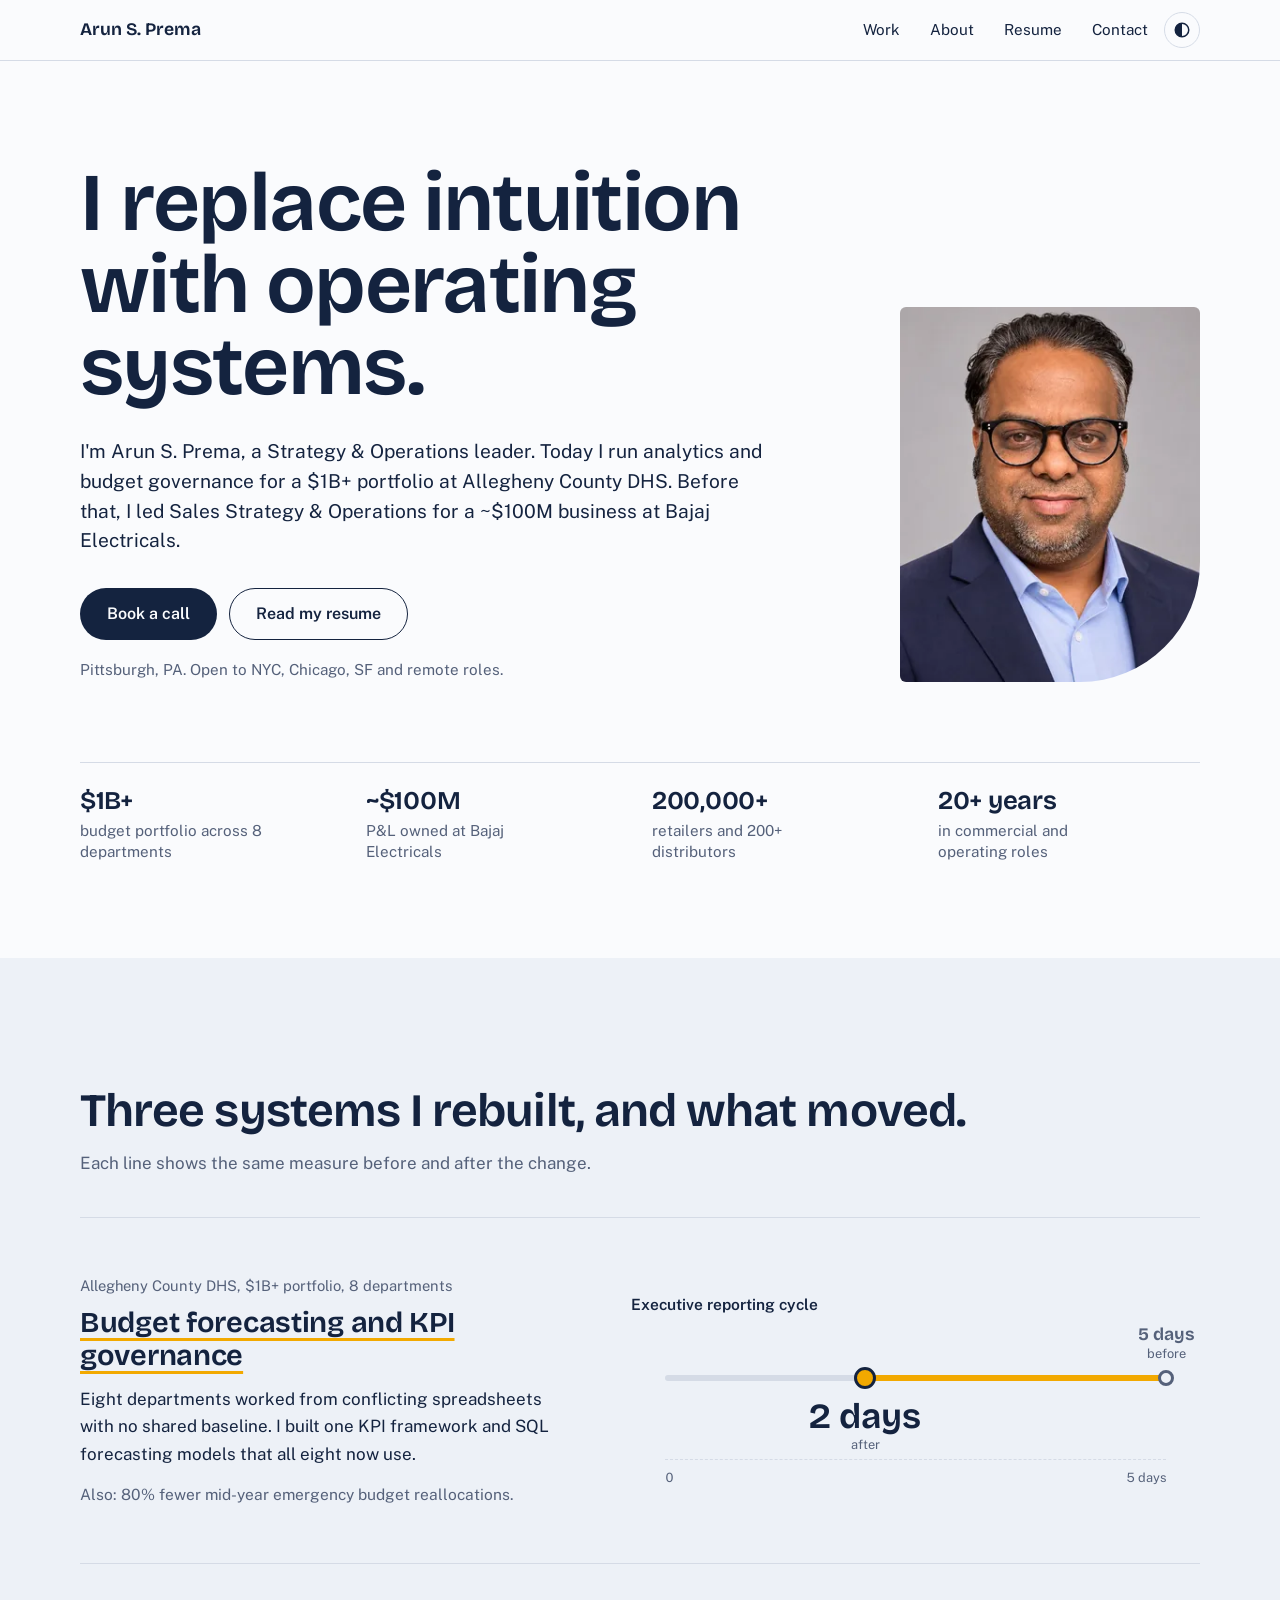
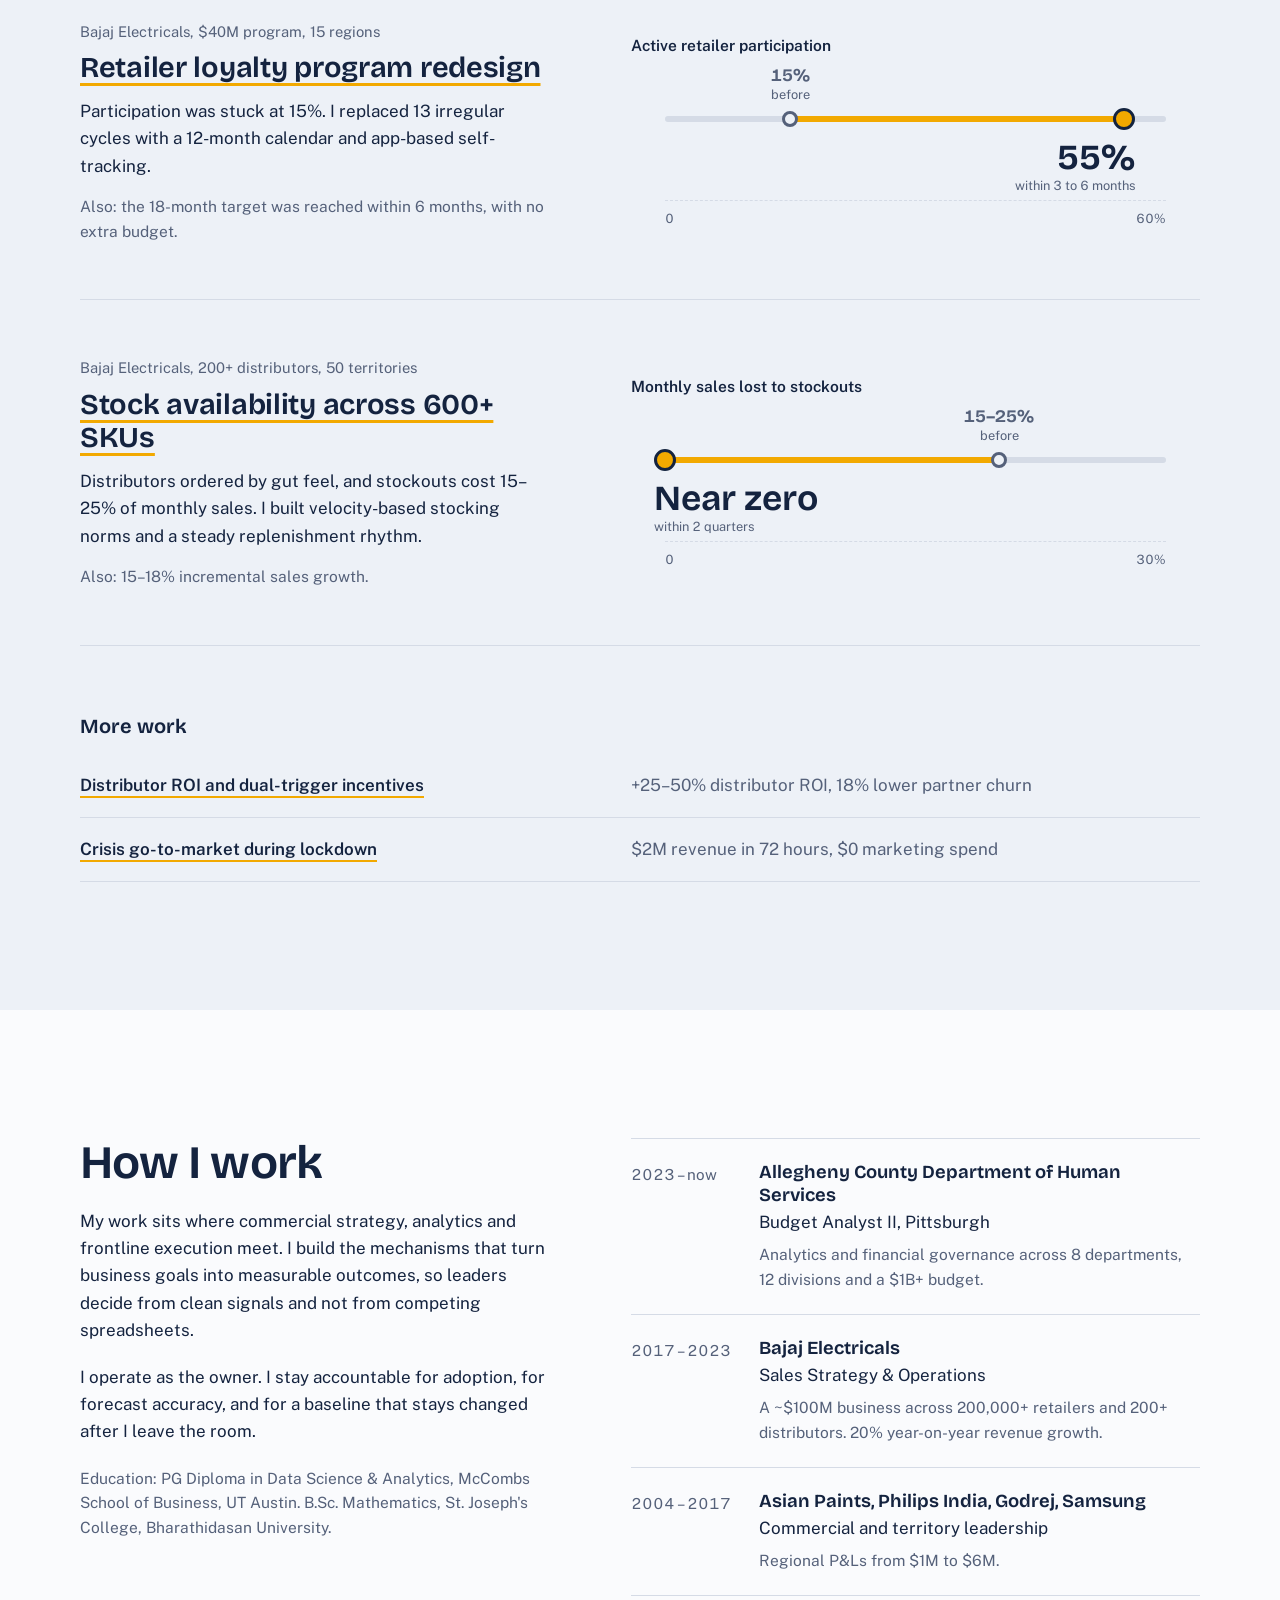
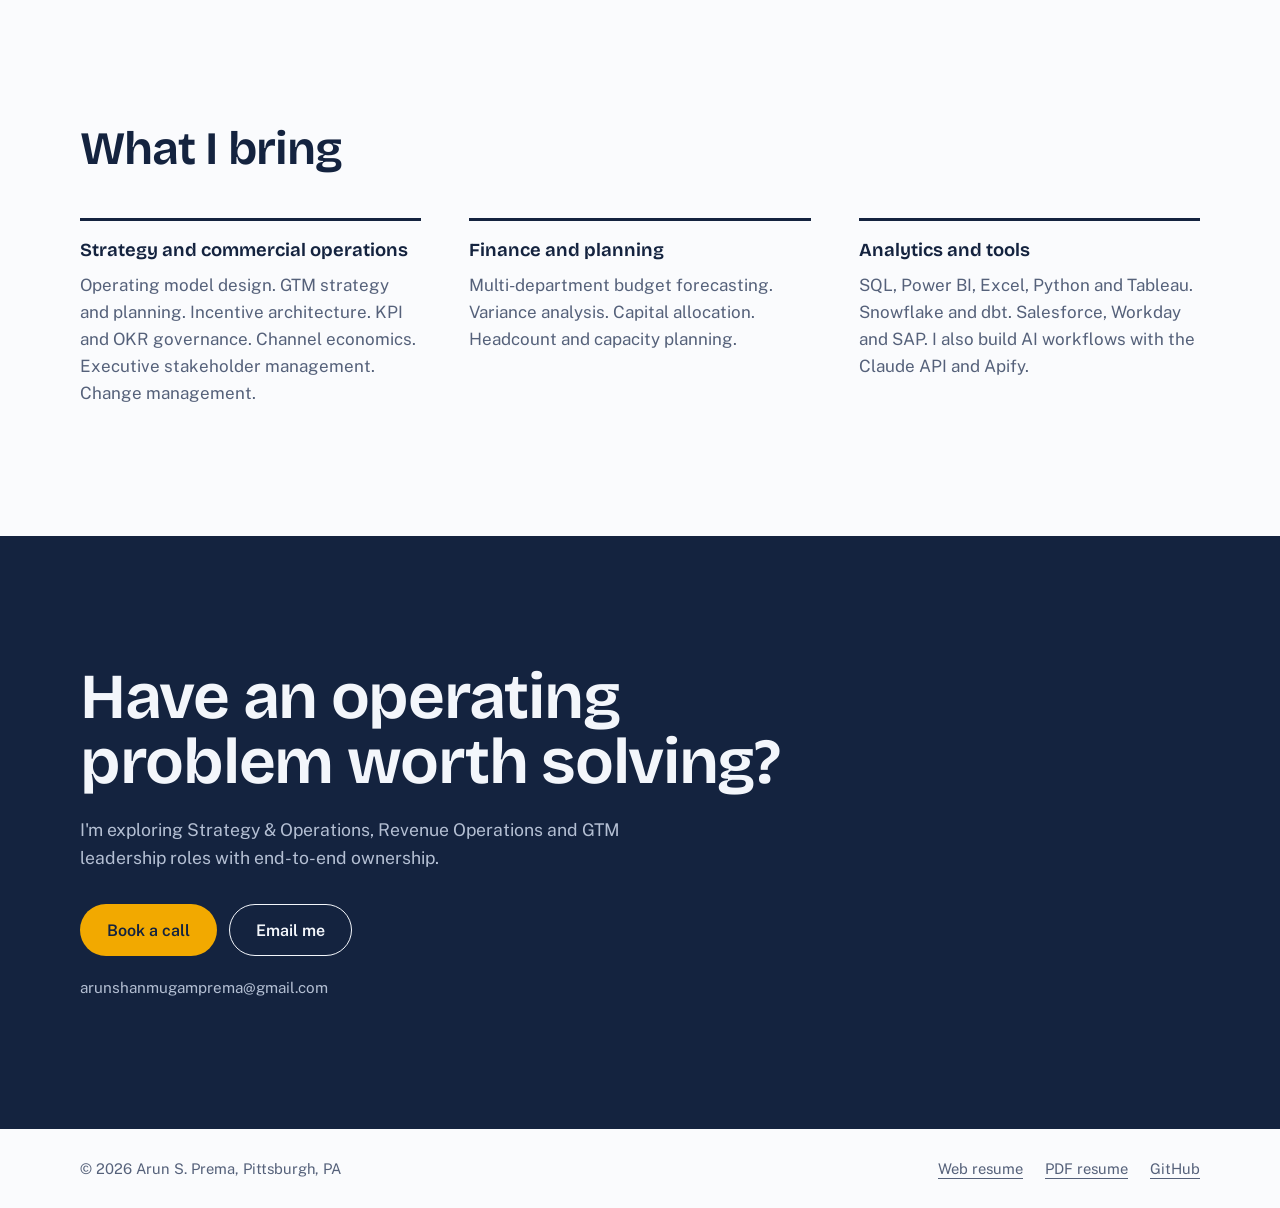
<file: index.html>
<!DOCTYPE html>
<html lang="en">
<head>
  <meta charset="UTF-8">
  <meta name="viewport" content="width=device-width, initial-scale=1.0">
  <title>Arun S. Prema — Strategy &amp; Operations Leader | Revenue Operations &amp; GTM</title>
  <meta name="description" content="Arun S. Prema is a Strategy &amp; Operations leader. He runs analytics and budget governance for a $1B+ portfolio at Allegheny County DHS and led Sales Strategy &amp; Operations for a ~$100M business at Bajaj Electricals.">
  <meta name="author" content="Arun S. Prema">
  <link rel="canonical" href="https://arunshanmugamprema.github.io/">
  <meta name="color-scheme" content="light dark">

  <meta property="og:type" content="profile">
  <meta property="og:title" content="Arun S. Prema — Strategy &amp; Operations Leader">
  <meta property="og:description" content="I replace intuition with operating systems. $1B+ budget portfolio at Allegheny County DHS. ~$100M P&amp;L at Bajaj Electricals.">
  <meta property="og:url" content="https://arunshanmugamprema.github.io/">
  <meta property="og:image" content="https://arunshanmugamprema.github.io/assets/images/og-preview-navy.png">
  <meta property="og:image:width" content="1200">
  <meta property="og:image:height" content="630">
  <meta property="og:image:alt" content="Arun S. Prema, Strategy &amp; Operations leader. I replace intuition with operating systems.">

  <meta name="twitter:card" content="summary_large_image">
  <meta name="twitter:title" content="Arun S. Prema — Strategy &amp; Operations Leader">
  <meta name="twitter:description" content="I replace intuition with operating systems. $1B+ budget portfolio at Allegheny County DHS. ~$100M P&amp;L at Bajaj Electricals.">
  <meta name="twitter:image" content="https://arunshanmugamprema.github.io/assets/images/og-preview-navy.png">

  <link rel="icon" type="image/svg+xml" href="assets/images/favicon-navy.svg">
  <link rel="preload" href="assets/fonts/bricolage-grotesque-latin-wght-normal.woff2" as="font" type="font/woff2" crossorigin>
  <link rel="preload" href="assets/fonts/public-sans-latin-wght-normal.woff2" as="font" type="font/woff2" crossorigin>
  <link rel="stylesheet" href="assets/css/site.css?v=navy">

  <script>
    /* Apply a saved colour theme before first paint */
    try { var t = localStorage.getItem('theme'); if (t === 'light' || t === 'dark') document.documentElement.dataset.theme = t; } catch (e) {}
  </script>

  <script type="application/ld+json">
  {
    "@context": "https://schema.org",
    "@type": "Person",
    "name": "Arun S. Prema",
    "jobTitle": "Budget Analyst II",
    "worksFor": { "@type": "Organization", "name": "Allegheny County Department of Human Services" },
    "address": { "@type": "PostalAddress", "addressLocality": "Pittsburgh", "addressRegion": "PA", "addressCountry": "US" },
    "url": "https://arunshanmugamprema.github.io/",
    "image": "https://arunshanmugamprema.github.io/assets/images/arun-prema-2026-640.webp",
    "email": "mailto:arunshanmugamprema@gmail.com",
    "sameAs": [
      "https://github.com/arunshanmugamprema"
    ],
    "alumniOf": [
      { "@type": "EducationalOrganization", "name": "McCombs School of Business, The University of Texas at Austin" },
      { "@type": "EducationalOrganization", "name": "St. Joseph's College, Bharathidasan University" }
    ],
    "knowsAbout": [
      "Strategy and Operations", "Revenue Operations", "GTM Strategy", "KPI Governance",
      "Budget Forecasting", "Incentive Design", "Channel Economics", "Commercial Analytics"
    ]
  }
  </script>
</head>
<body>
  <a class="skip-link" href="#main">Skip to content</a>

  <header class="site-header">
    <div class="wrap header-row">
      <a class="brand" href="#top">Arun S. Prema</a>
      <nav class="site-nav" aria-label="Main">
        <a href="#work">Work</a>
        <a href="#about">About</a>
        <a href="resume/">Resume</a>
        <a class="nav-cta" href="#contact">Contact</a>
      </nav>
      <button class="theme-toggle" type="button" aria-label="Switch colour theme">
        <svg viewBox="0 0 24 24" width="18" height="18" aria-hidden="true"><path d="M12 3a9 9 0 1 0 0 18V3z" fill="currentColor"/><circle cx="12" cy="12" r="9" fill="none" stroke="currentColor" stroke-width="2"/></svg>
      </button>
    </div>
  </header>

  <main id="main">

    <!-- ── Hero ── -->
    <section class="hero wrap" id="top">
      <div class="hero-text">
        <h1>I replace intuition with operating systems.</h1>
        <p class="hero-lede">
          I'm Arun S. Prema, a Strategy &amp; Operations leader. Today I run analytics and budget
          governance for a $1B+ portfolio at Allegheny County DHS. Before that, I led Sales Strategy
          &amp; Operations for a ~$100M business at Bajaj Electricals.
        </p>
        <div class="hero-actions">
          <a class="btn btn-primary" href="https://calendly.com/arunshanmugamprema/30min" target="_blank" rel="noopener">Book a call</a>
          <a class="btn btn-quiet" href="resume/">Read my resume</a>
        </div>
        <p class="hero-note">Pittsburgh, PA. Open to NYC, Chicago, SF and remote roles.</p>
      </div>

      <figure class="hero-photo">
        <picture>
          <source type="image/webp" srcset="assets/images/arun-prema-2026-320.webp 320w, assets/images/arun-prema-2026-640.webp 640w" sizes="(max-width: 760px) 132px, 300px">
          <img src="assets/images/arun-prema-2026.jpg" alt="Portrait of Arun S. Prema" width="640" height="800" fetchpriority="high">
        </picture>
      </figure>

      <dl class="hero-facts">
        <div><dt>$1B+</dt><dd>budget portfolio across 8 departments</dd></div>
        <div><dt>~$100M</dt><dd>P&amp;L owned at Bajaj Electricals</dd></div>
        <div><dt>200,000+</dt><dd>retailers and 200+ distributors</dd></div>
        <div><dt>20+ years</dt><dd>in commercial and operating roles</dd></div>
      </dl>
    </section>

    <!-- ── Selected work ── -->
    <section class="work" id="work">
      <div class="wrap">
        <h2>Three systems I rebuilt, and what moved.</h2>
        <p class="section-lede">Each line shows the same measure before and after the change.</p>

        <article class="case">
          <div class="case-text">
            <p class="case-where">Allegheny County DHS, $1B+ portfolio, 8 departments</p>
            <h3><a href="case-studies/kpi-governance-allegheny.html">Budget forecasting and KPI governance</a></h3>
            <p>Eight departments worked from conflicting spreadsheets with no shared baseline. I built one KPI framework and SQL forecasting models that all eight now use.</p>
            <p class="case-also">Also: 80% fewer mid-year emergency budget reallocations.</p>
          </div>
          <figure class="shift" style="--from:100%; --to:40%; --lo:40%; --span:60%" data-dir="down">
            <figcaption>Executive reporting cycle</figcaption>
            <div class="shift-track" role="img" aria-label="Executive reporting cycle went from 5 days to 2 days">
              <span class="shift-bar"></span>
              <span class="shift-from"></span>
              <span class="shift-to"></span>
              <span class="shift-label is-from">5 days<small>before</small></span>
              <span class="shift-label is-to">2 days<small>after</small></span>
            </div>
            <div class="shift-axis" aria-hidden="true"><span>0</span><span>5 days</span></div>
          </figure>
        </article>

        <article class="case">
          <div class="case-text">
            <p class="case-where">Bajaj Electricals, $40M program, 15 regions</p>
            <h3><a href="case-studies/loyalty-program-redesign.html">Retailer loyalty program redesign</a></h3>
            <p>Participation was stuck at 15%. I replaced 13 irregular cycles with a 12-month calendar and app-based self-tracking.</p>
            <p class="case-also">Also: the 18-month target was reached within 6 months, with no extra budget.</p>
          </div>
          <figure class="shift" style="--from:25%; --to:91.67%; --lo:25%; --span:66.67%" data-dir="up">
            <figcaption>Active retailer participation</figcaption>
            <div class="shift-track" role="img" aria-label="Active retailer participation went from 15 percent to 55 percent">
              <span class="shift-bar"></span>
              <span class="shift-from"></span>
              <span class="shift-to"></span>
              <span class="shift-label is-from">15%<small>before</small></span>
              <span class="shift-label is-to at-end">55%<small>within 3 to 6 months</small></span>
            </div>
            <div class="shift-axis" aria-hidden="true"><span>0</span><span>60%</span></div>
          </figure>
        </article>

        <article class="case">
          <div class="case-text">
            <p class="case-where">Bajaj Electricals, 200+ distributors, 50 territories</p>
            <h3><a href="case-studies/stock-availability-planning.html">Stock availability across 600+ SKUs</a></h3>
            <p>Distributors ordered by gut feel, and stockouts cost 15–25% of monthly sales. I built velocity-based stocking norms and a steady replenishment rhythm.</p>
            <p class="case-also">Also: 15–18% incremental sales growth.</p>
          </div>
          <figure class="shift" style="--from:66.67%; --to:0%; --lo:0%; --span:66.67%" data-dir="down">
            <figcaption>Monthly sales lost to stockouts</figcaption>
            <div class="shift-track" role="img" aria-label="Monthly sales lost to stockouts went from 15 to 25 percent down to near zero within 2 quarters">
              <span class="shift-bar"></span>
              <span class="shift-from"></span>
              <span class="shift-to"></span>
              <span class="shift-label is-from">15–25%<small>before</small></span>
              <span class="shift-label is-to at-start">Near zero<small>within 2 quarters</small></span>
            </div>
            <div class="shift-axis" aria-hidden="true"><span>0</span><span>30%</span></div>
          </figure>
        </article>

        <h3 class="more-title">More work</h3>
        <ul class="more-list">
          <li>
            <a href="case-studies/distributor-roi-optimization.html">
              <span class="more-name">Distributor ROI and dual-trigger incentives</span>
              <span class="more-result">+25–50% distributor ROI, 18% lower partner churn</span>
            </a>
          </li>
          <li>
            <a href="case-studies/crisis-gtm-lockdown.html">
              <span class="more-name">Crisis go-to-market during lockdown</span>
              <span class="more-result">$2M revenue in 72 hours, $0 marketing spend</span>
            </a>
          </li>
        </ul>
      </div>
    </section>

    <!-- ── About ── -->
    <section class="about wrap" id="about">
      <div class="about-text">
        <h2>How I work</h2>
        <p>My work sits where commercial strategy, analytics and frontline execution meet. I build the mechanisms that turn business goals into measurable outcomes, so leaders decide from clean signals and not from competing spreadsheets.</p>
        <p>I operate as the owner. I stay accountable for adoption, for forecast accuracy, and for a baseline that stays changed after I leave the room.</p>
        <p class="about-edu">Education: PG Diploma in Data Science &amp; Analytics, McCombs School of Business, UT Austin. B.Sc. Mathematics, St. Joseph's College, Bharathidasan University.</p>
      </div>

      <ol class="timeline" aria-label="Career timeline">
        <li>
          <span class="when">2023 – now</span>
          <div>
            <strong>Allegheny County Department of Human Services</strong>
            <span class="role">Budget Analyst II, Pittsburgh</span>
            <p>Analytics and financial governance across 8 departments, 12 divisions and a $1B+ budget.</p>
          </div>
        </li>
        <li>
          <span class="when">2017 – 2023</span>
          <div>
            <strong>Bajaj Electricals</strong>
            <span class="role">Sales Strategy &amp; Operations</span>
            <p>A ~$100M business across 200,000+ retailers and 200+ distributors. 20% year-on-year revenue growth.</p>
          </div>
        </li>
        <li>
          <span class="when">2004 – 2017</span>
          <div>
            <strong>Asian Paints, Philips India, Godrej, Samsung</strong>
            <span class="role">Commercial and territory leadership</span>
            <p>Regional P&amp;Ls from $1M to $6M.</p>
          </div>
        </li>
      </ol>
    </section>

    <!-- ── Capabilities ── -->
    <section class="skills wrap" id="skills">
      <h2>What I bring</h2>
      <div class="skills-grid">
        <div>
          <h3>Strategy and commercial operations</h3>
          <p>Operating model design. GTM strategy and planning. Incentive architecture. KPI and OKR governance. Channel economics. Executive stakeholder management. Change management.</p>
        </div>
        <div>
          <h3>Finance and planning</h3>
          <p>Multi-department budget forecasting. Variance analysis. Capital allocation. Headcount and capacity planning.</p>
        </div>
        <div>
          <h3>Analytics and tools</h3>
          <p>SQL, Power BI, Excel, Python and Tableau. Snowflake and dbt. Salesforce, Workday and SAP. I also build AI workflows with the Claude API and Apify.</p>
        </div>
      </div>
    </section>

    <!-- ── Contact ── -->
    <section class="contact" id="contact">
      <div class="wrap">
        <h2>Have an operating problem worth solving?</h2>
        <p class="contact-lede">I'm exploring Strategy &amp; Operations, Revenue Operations and GTM leadership roles with end-to-end ownership.</p>
        <div class="contact-actions">
          <a class="btn btn-primary" href="https://calendly.com/arunshanmugamprema/30min" target="_blank" rel="noopener">Book a call</a>
          <a class="btn btn-quiet" href="mailto:arunshanmugamprema@gmail.com?subject=Conversation%20with%20Arun%20S.%20Prema">Email me</a>
        </div>
        <p class="contact-mail">arunshanmugamprema@gmail.com</p>
      </div>
    </section>
  </main>

  <footer class="site-footer">
    <div class="wrap footer-row">
      <p>© 2026 Arun S. Prema, Pittsburgh, PA</p>
      <nav aria-label="Footer">
        <a href="resume/">Web resume</a>
        <a href="Resume_Arun_S_Prema.pdf">PDF resume</a>
        <a href="https://github.com/arunshanmugamprema" target="_blank" rel="noopener">GitHub</a>
      </nav>
    </div>
  </footer>

  <script src="assets/js/site.js?v=navy" defer></script>
  <script data-goatcounter="https://arunsprema.goatcounter.com/count" async src="https://gc.zgo.at/count.js"></script>
</body>
</html>
</file>
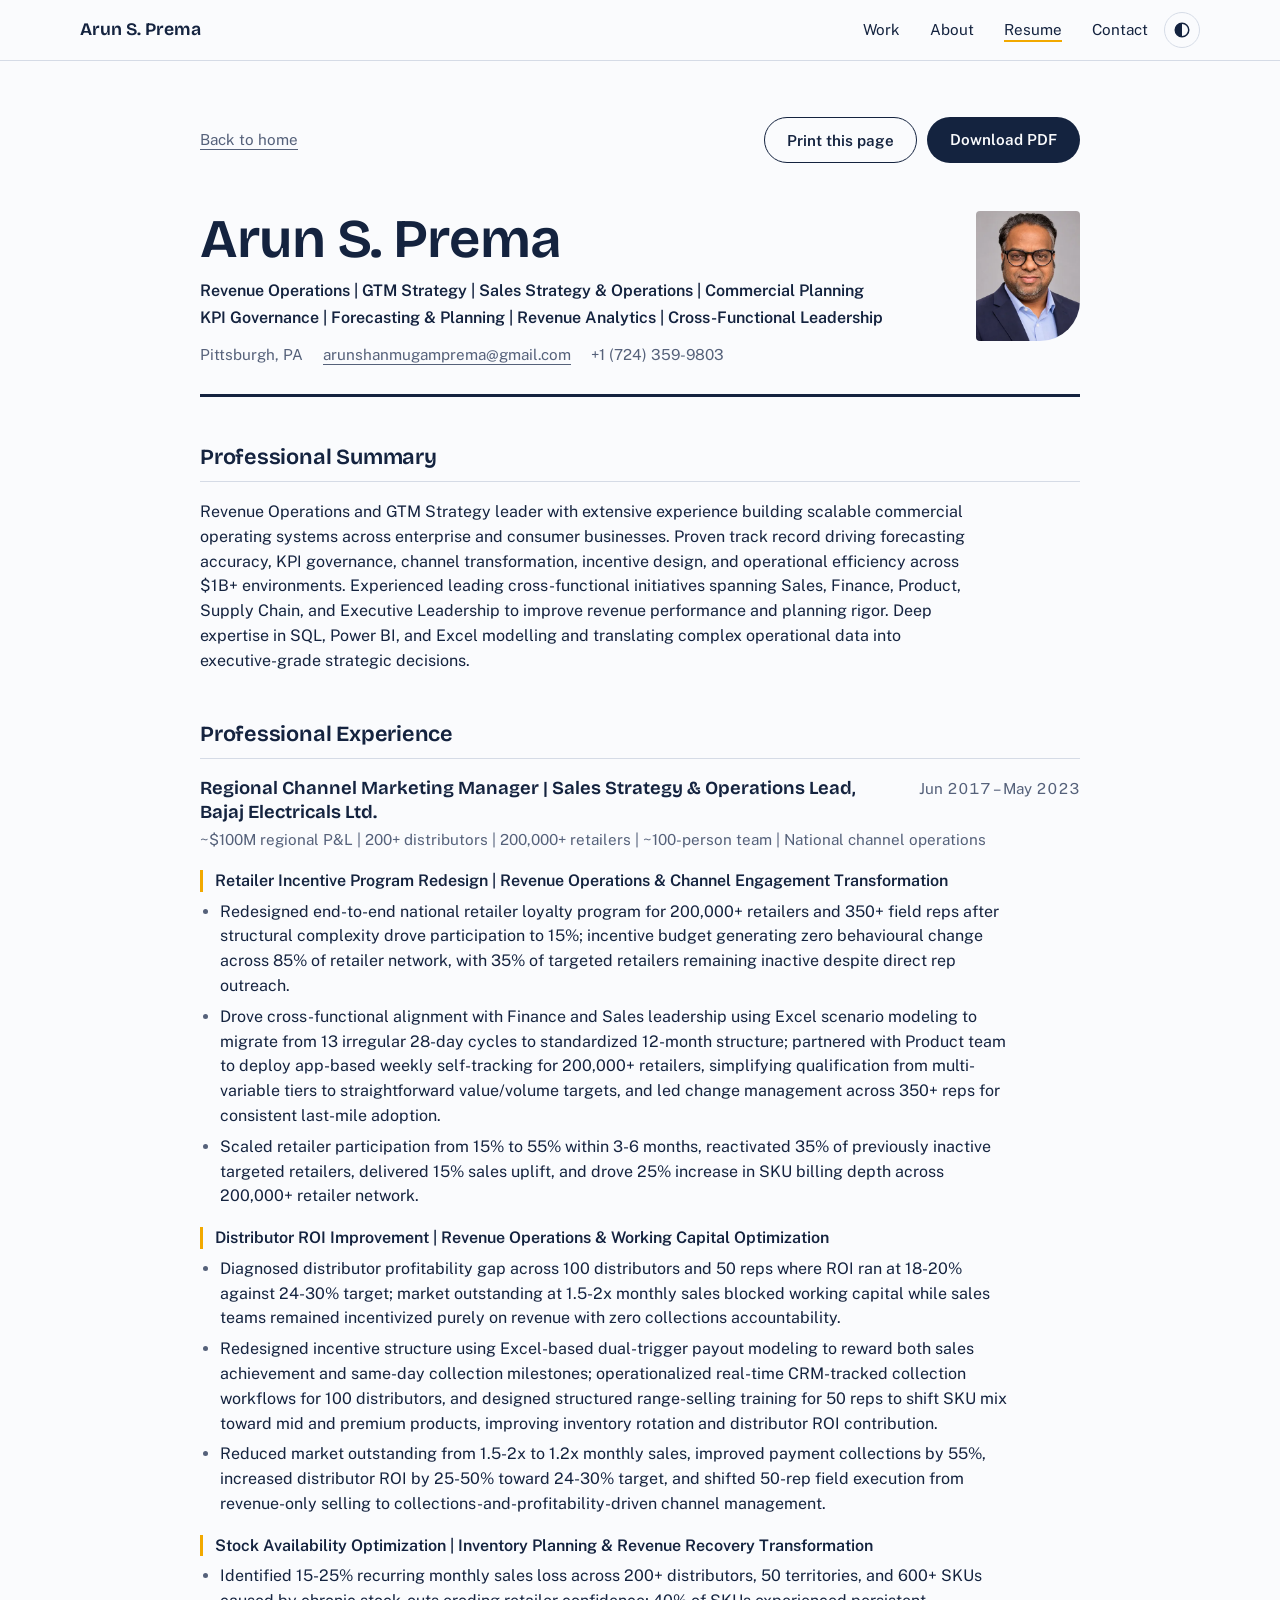
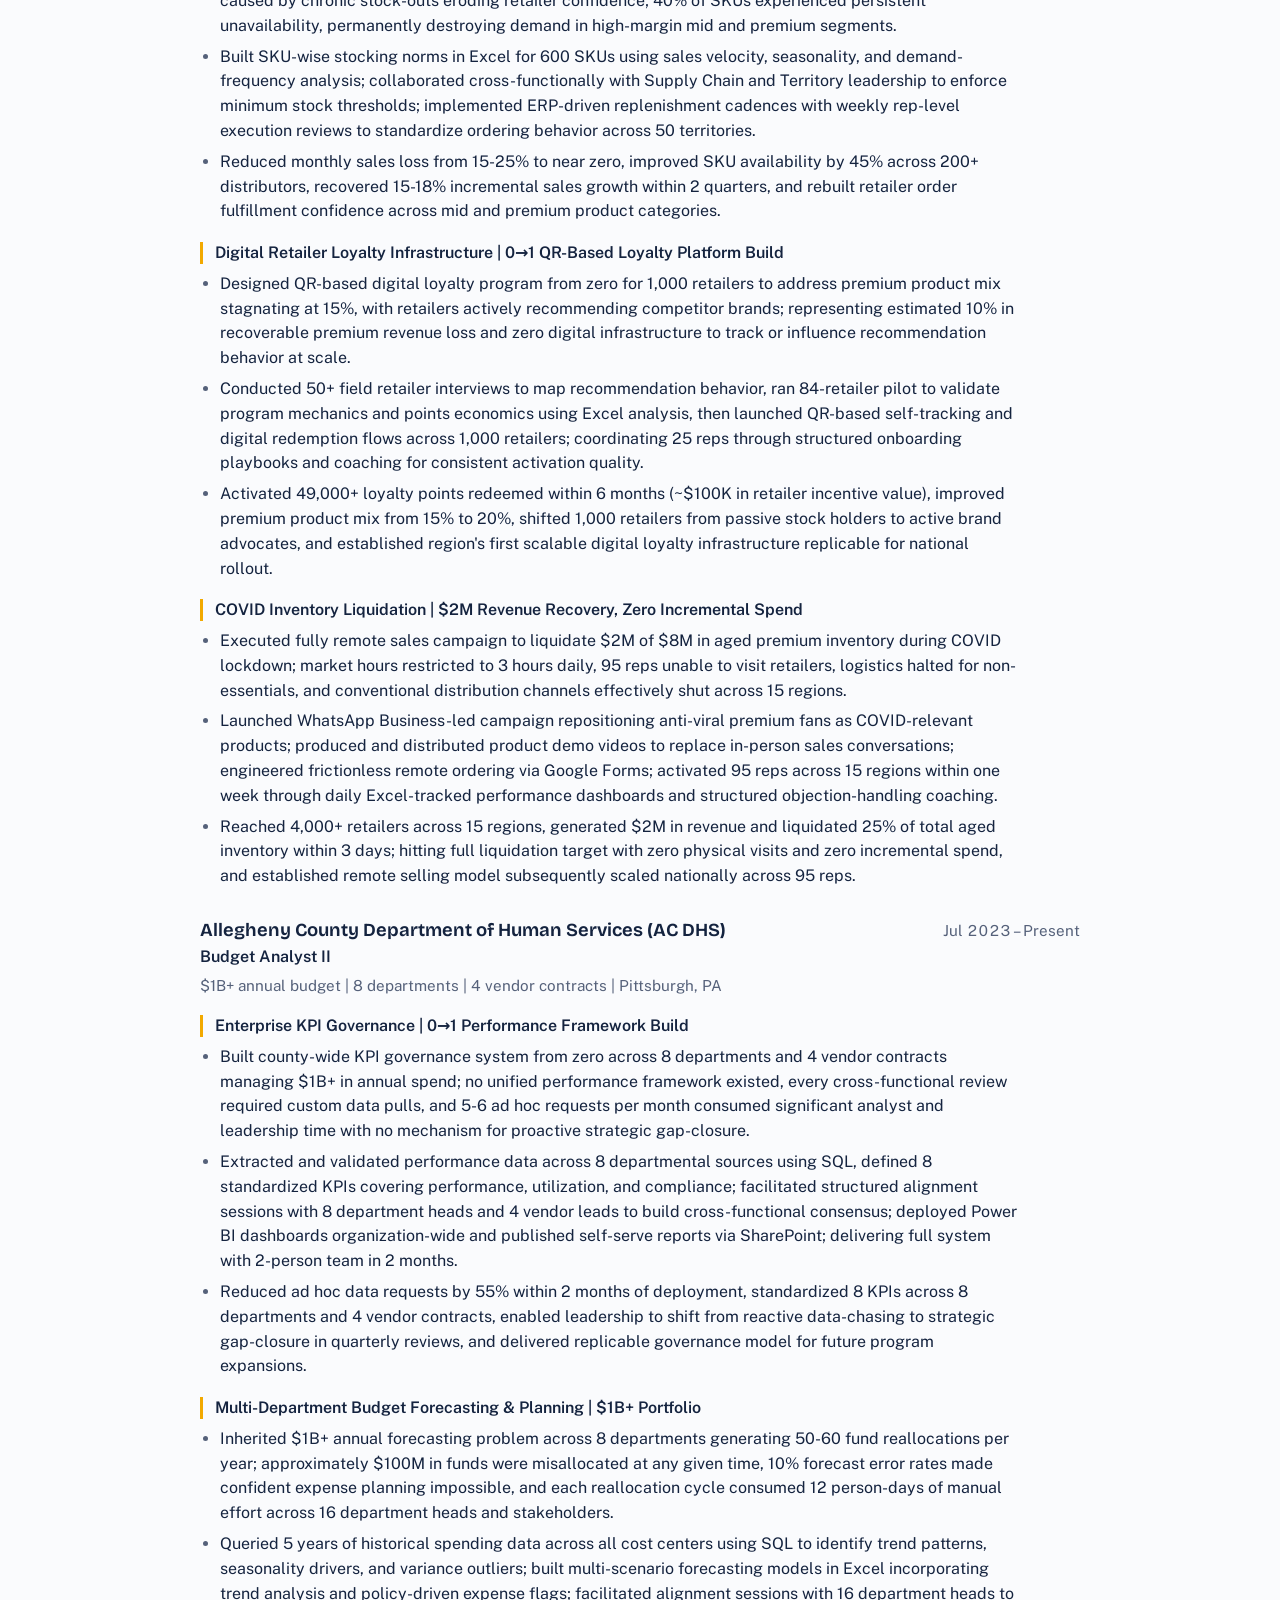
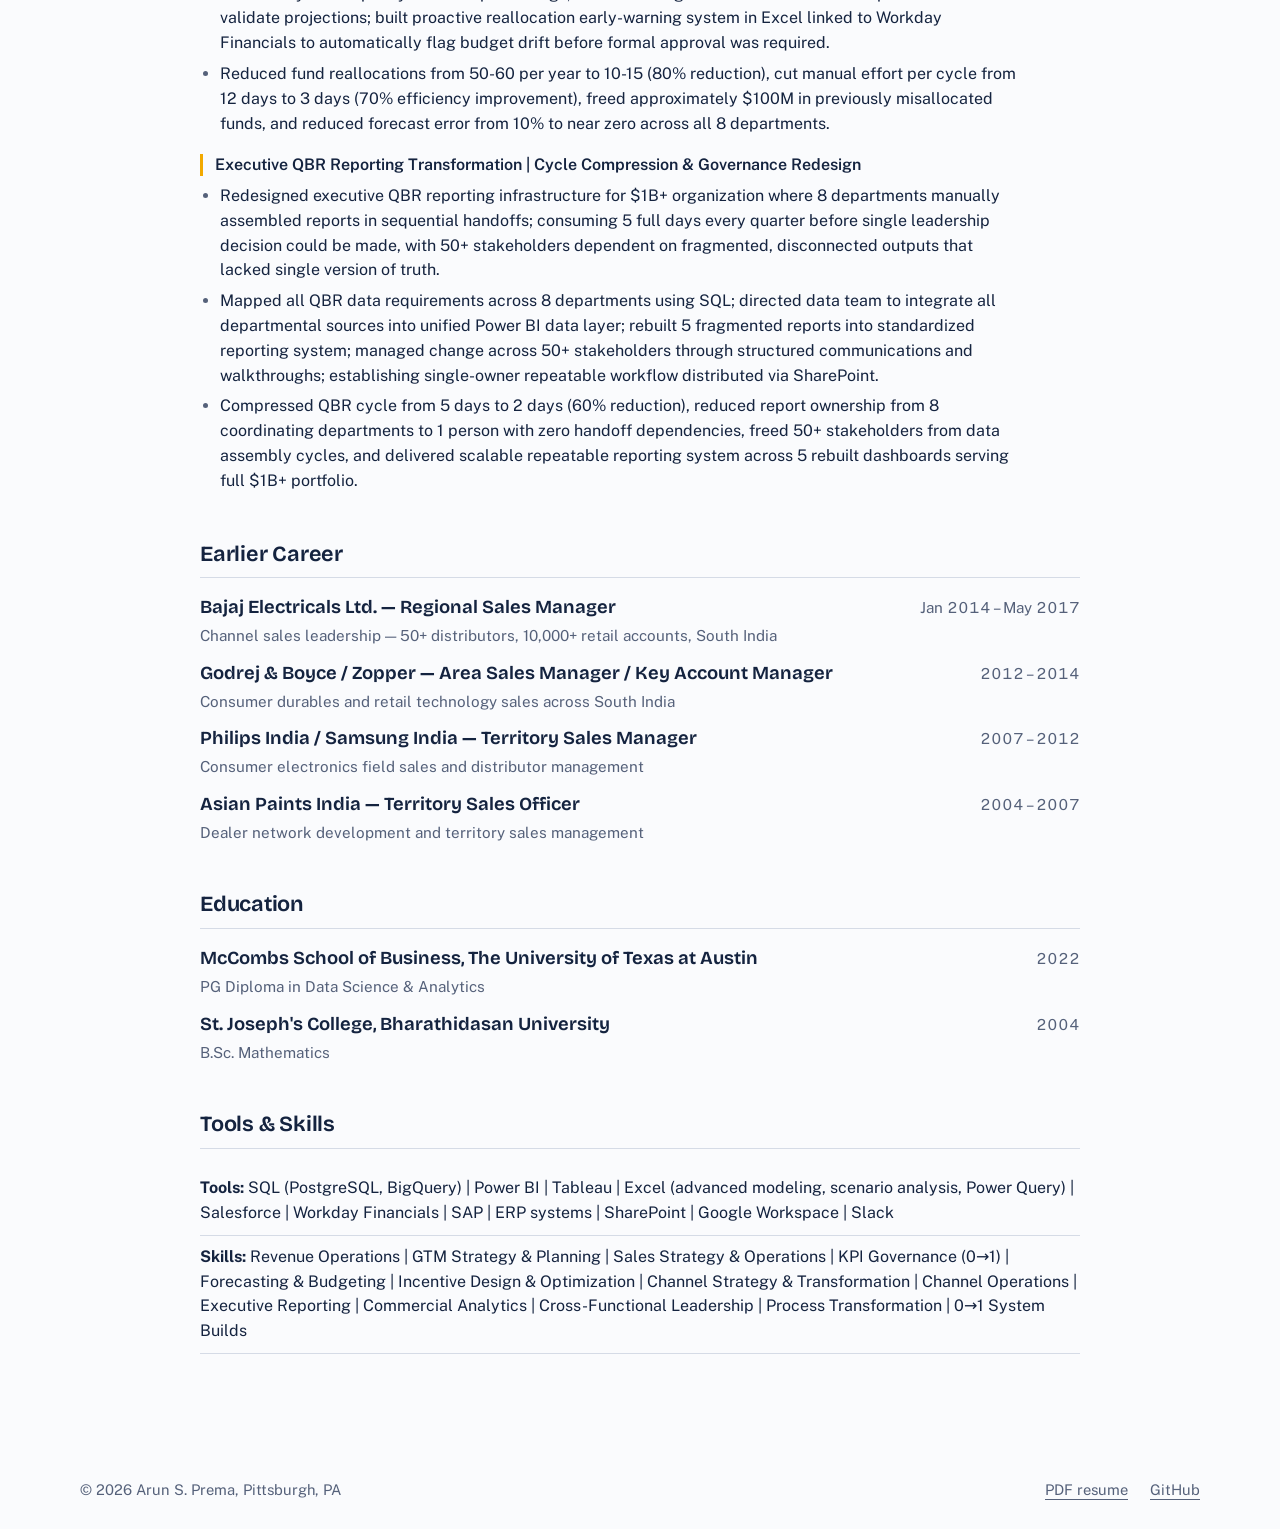
<file: resume/index.html>
<!DOCTYPE html>
<html lang="en">
<head>
  <meta charset="UTF-8">
  <meta name="viewport" content="width=device-width, initial-scale=1.0">
  <title>Resume — Arun S. Prema, Strategy &amp; Operations Leader</title>
  <meta name="description" content="Resume of Arun S. Prema: Revenue Operations, GTM Strategy, Sales Strategy &amp; Operations, and Commercial Planning leader.">
  <meta name="author" content="Arun S. Prema">
  <link rel="canonical" href="https://arunshanmugamprema.github.io/resume/">
  <meta name="color-scheme" content="light dark">

  <meta property="og:type" content="profile">
  <meta property="og:title" content="Resume — Arun S. Prema">
  <meta property="og:description" content="Revenue Operations, GTM Strategy, Sales Strategy &amp; Operations, and Commercial Planning leader.">
  <meta property="og:url" content="https://arunshanmugamprema.github.io/resume/">
  <meta property="og:image" content="https://arunshanmugamprema.github.io/assets/images/og-preview-navy.png">
  <meta name="twitter:card" content="summary_large_image">

  <link rel="icon" type="image/svg+xml" href="../assets/images/favicon-navy.svg">
  <link rel="preload" href="../assets/fonts/bricolage-grotesque-latin-wght-normal.woff2" as="font" type="font/woff2" crossorigin>
  <link rel="preload" href="../assets/fonts/public-sans-latin-wght-normal.woff2" as="font" type="font/woff2" crossorigin>
  <link rel="stylesheet" href="../assets/css/site.css?v=navy">
  <link rel="stylesheet" href="../assets/css/resume.css?v=navy">

  <script>
    /* Apply a saved colour theme before first paint */
    try { var t = localStorage.getItem('theme'); if (t === 'light' || t === 'dark') document.documentElement.dataset.theme = t; } catch (e) {}
  </script>
</head>
<body>
  <a class="skip-link" href="#main">Skip to content</a>

  <header class="site-header">
    <div class="wrap header-row">
      <a class="brand" href="../">Arun S. Prema</a>
      <nav class="site-nav" aria-label="Main">
        <a href="../#work">Work</a>
        <a href="../#about">About</a>
        <a href="./" aria-current="page">Resume</a>
        <a class="nav-cta" href="../#contact">Contact</a>
      </nav>
      <button class="theme-toggle" type="button" aria-label="Switch colour theme">
        <svg viewBox="0 0 24 24" width="18" height="18" aria-hidden="true"><path d="M12 3a9 9 0 1 0 0 18V3z" fill="currentColor"/><circle cx="12" cy="12" r="9" fill="none" stroke="currentColor" stroke-width="2"/></svg>
      </button>
    </div>
  </header>

  <main id="main" class="resume-wrap">
    <div class="resume-actions">
      <a class="cs-back" href="../">Back to home</a>
      <div class="resume-actions-buttons">
        <button class="btn btn-quiet" type="button" id="print-resume">Print this page</button>
        <a class="btn btn-primary" href="../Resume_Arun_S_Prema.pdf" download>Download PDF</a>
      </div>
    </div>

  <article class="resume-paper">
    <header class="r-header r-header-with-photo">
      <div class="r-header-text">
        <h1 class="r-name">Arun S. Prema</h1>
        <p class="r-headline">Revenue Operations | GTM Strategy | Sales Strategy &amp; Operations | Commercial Planning</p>
        <p class="r-headline r-headline-2">KPI Governance | Forecasting &amp; Planning | Revenue Analytics | Cross-Functional Leadership</p>
        <div class="r-contact-line">
          <span>Pittsburgh, PA</span>
          <a href="mailto:arunshanmugamprema@gmail.com">arunshanmugamprema@gmail.com</a>
          <span>+1 (724) 359-9803</span>
        </div>
      </div>
      <div class="r-header-photo">
        <img src="../assets/images/arun-prema-2026-320.webp" alt="Portrait of Arun S. Prema" class="r-photo-img" width="320" height="400">
      </div>
    </header>
    <section class="r-section">
      <h2 class="r-sec-title">Professional Summary</h2>
      <p class="r-prose">Revenue Operations and GTM Strategy leader with extensive experience building scalable commercial operating systems across enterprise and consumer businesses. Proven track record driving forecasting accuracy, KPI governance, channel transformation, incentive design, and operational efficiency across $1B+ environments. Experienced leading cross-functional initiatives spanning Sales, Finance, Product, Supply Chain, and Executive Leadership to improve revenue performance and planning rigor. Deep expertise in SQL, Power BI, and Excel modelling and translating complex operational data into executive-grade strategic decisions.</p>
    </section>
    <section class="r-section">
      <h2 class="r-sec-title">Professional Experience</h2>
      <div class="r-role-item">
        <div class="r-role-header">
          <span class="r-role-title">Regional Channel Marketing Manager | Sales Strategy &amp; Operations Lead, Bajaj Electricals Ltd.</span>
          <span class="r-role-period">Jun 2017 – May 2023</span>
        </div>
        <div class="r-role-meta">~$100M regional P&amp;L | 200+ distributors | 200,000+ retailers | ~100-person team | National channel operations</div>
        <div class="r-project-subhead">Retailer Incentive Program Redesign | Revenue Operations &amp; Channel Engagement Transformation</div>
        <ul class="r-bullets">
          <li>Redesigned end-to-end national retailer loyalty program for 200,000+ retailers and 350+ field reps after structural complexity drove participation to 15%; incentive budget generating zero behavioural change across 85% of retailer network, with 35% of targeted retailers remaining inactive despite direct rep outreach.</li>
          <li>Drove cross-functional alignment with Finance and Sales leadership using Excel scenario modeling to migrate from 13 irregular 28-day cycles to standardized 12-month structure; partnered with Product team to deploy app-based weekly self-tracking for 200,000+ retailers, simplifying qualification from multi-variable tiers to straightforward value/volume targets, and led change management across 350+ reps for consistent last-mile adoption.</li>
          <li>Scaled retailer participation from 15% to 55% within 3-6 months, reactivated 35% of previously inactive targeted retailers, delivered 15% sales uplift, and drove 25% increase in SKU billing depth across 200,000+ retailer network.</li>
        </ul>
        <div class="r-project-subhead">Distributor ROI Improvement | Revenue Operations &amp; Working Capital Optimization</div>
        <ul class="r-bullets">
          <li>Diagnosed distributor profitability gap across 100 distributors and 50 reps where ROI ran at 18-20% against 24-30% target; market outstanding at 1.5-2x monthly sales blocked working capital while sales teams remained incentivized purely on revenue with zero collections accountability.</li>
          <li>Redesigned incentive structure using Excel-based dual-trigger payout modeling to reward both sales achievement and same-day collection milestones; operationalized real-time CRM-tracked collection workflows for 100 distributors, and designed structured range-selling training for 50 reps to shift SKU mix toward mid and premium products, improving inventory rotation and distributor ROI contribution.</li>
          <li>Reduced market outstanding from 1.5-2x to 1.2x monthly sales, improved payment collections by 55%, increased distributor ROI by 25-50% toward 24-30% target, and shifted 50-rep field execution from revenue-only selling to collections-and-profitability-driven channel management.</li>
        </ul>
        <div class="r-project-subhead">Stock Availability Optimization | Inventory Planning &amp; Revenue Recovery Transformation</div>
        <ul class="r-bullets">
          <li>Identified 15-25% recurring monthly sales loss across 200+ distributors, 50 territories, and 600+ SKUs caused by chronic stock-outs eroding retailer confidence; 40% of SKUs experienced persistent unavailability, permanently destroying demand in high-margin mid and premium segments.</li>
          <li>Built SKU-wise stocking norms in Excel for 600 SKUs using sales velocity, seasonality, and demand-frequency analysis; collaborated cross-functionally with Supply Chain and Territory leadership to enforce minimum stock thresholds; implemented ERP-driven replenishment cadences with weekly rep-level execution reviews to standardize ordering behavior across 50 territories.</li>
          <li>Reduced monthly sales loss from 15-25% to near zero, improved SKU availability by 45% across 200+ distributors, recovered 15-18% incremental sales growth within 2 quarters, and rebuilt retailer order fulfillment confidence across mid and premium product categories.</li>
        </ul>
        <div class="r-project-subhead">Digital Retailer Loyalty Infrastructure | 0→1 QR-Based Loyalty Platform Build</div>
        <ul class="r-bullets">
          <li>Designed QR-based digital loyalty program from zero for 1,000 retailers to address premium product mix stagnating at 15%, with retailers actively recommending competitor brands; representing estimated 10% in recoverable premium revenue loss and zero digital infrastructure to track or influence recommendation behavior at scale.</li>
          <li>Conducted 50+ field retailer interviews to map recommendation behavior, ran 84-retailer pilot to validate program mechanics and points economics using Excel analysis, then launched QR-based self-tracking and digital redemption flows across 1,000 retailers; coordinating 25 reps through structured onboarding playbooks and coaching for consistent activation quality.</li>
          <li>Activated 49,000+ loyalty points redeemed within 6 months (~$100K in retailer incentive value), improved premium product mix from 15% to 20%, shifted 1,000 retailers from passive stock holders to active brand advocates, and established region's first scalable digital loyalty infrastructure replicable for national rollout.</li>
        </ul>
        <div class="r-project-subhead">COVID Inventory Liquidation | $2M Revenue Recovery, Zero Incremental Spend</div>
        <ul class="r-bullets">
          <li>Executed fully remote sales campaign to liquidate $2M of $8M in aged premium inventory during COVID lockdown; market hours restricted to 3 hours daily, 95 reps unable to visit retailers, logistics halted for non-essentials, and conventional distribution channels effectively shut across 15 regions.</li>
          <li>Launched WhatsApp Business-led campaign repositioning anti-viral premium fans as COVID-relevant products; produced and distributed product demo videos to replace in-person sales conversations; engineered frictionless remote ordering via Google Forms; activated 95 reps across 15 regions within one week through daily Excel-tracked performance dashboards and structured objection-handling coaching.</li>
          <li>Reached 4,000+ retailers across 15 regions, generated $2M in revenue and liquidated 25% of total aged inventory within 3 days; hitting full liquidation target with zero physical visits and zero incremental spend, and established remote selling model subsequently scaled nationally across 95 reps.</li>
        </ul>
      </div>
      <div class="r-role-item">
        <div class="r-role-header">
          <span class="r-role-title">Allegheny County Department of Human Services (AC DHS)</span>
          <span class="r-role-period">Jul 2023 – Present</span>
        </div>
        <div class="r-role-sub">Budget Analyst II</div>
        <div class="r-role-meta">$1B+ annual budget | 8 departments | 4 vendor contracts | Pittsburgh, PA</div>
        <div class="r-project-subhead">Enterprise KPI Governance | 0→1 Performance Framework Build</div>
        <ul class="r-bullets">
          <li>Built county-wide KPI governance system from zero across 8 departments and 4 vendor contracts managing $1B+ in annual spend; no unified performance framework existed, every cross-functional review required custom data pulls, and 5-6 ad hoc requests per month consumed significant analyst and leadership time with no mechanism for proactive strategic gap-closure.</li>
          <li>Extracted and validated performance data across 8 departmental sources using SQL, defined 8 standardized KPIs covering performance, utilization, and compliance; facilitated structured alignment sessions with 8 department heads and 4 vendor leads to build cross-functional consensus; deployed Power BI dashboards organization-wide and published self-serve reports via SharePoint; delivering full system with 2-person team in 2 months.</li>
          <li>Reduced ad hoc data requests by 55% within 2 months of deployment, standardized 8 KPIs across 8 departments and 4 vendor contracts, enabled leadership to shift from reactive data-chasing to strategic gap-closure in quarterly reviews, and delivered replicable governance model for future program expansions.</li>
        </ul>
        <div class="r-project-subhead">Multi-Department Budget Forecasting &amp; Planning | $1B+ Portfolio</div>
        <ul class="r-bullets">
          <li>Inherited $1B+ annual forecasting problem across 8 departments generating 50-60 fund reallocations per year; approximately $100M in funds were misallocated at any given time, 10% forecast error rates made confident expense planning impossible, and each reallocation cycle consumed 12 person-days of manual effort across 16 department heads and stakeholders.</li>
          <li>Queried 5 years of historical spending data across all cost centers using SQL to identify trend patterns, seasonality drivers, and variance outliers; built multi-scenario forecasting models in Excel incorporating trend analysis and policy-driven expense flags; facilitated alignment sessions with 16 department heads to validate projections; built proactive reallocation early-warning system in Excel linked to Workday Financials to automatically flag budget drift before formal approval was required.</li>
          <li>Reduced fund reallocations from 50-60 per year to 10-15 (80% reduction), cut manual effort per cycle from 12 days to 3 days (70% efficiency improvement), freed approximately $100M in previously misallocated funds, and reduced forecast error from 10% to near zero across all 8 departments.</li>
        </ul>
        <div class="r-project-subhead">Executive QBR Reporting Transformation | Cycle Compression &amp; Governance Redesign</div>
        <ul class="r-bullets">
          <li>Redesigned executive QBR reporting infrastructure for $1B+ organization where 8 departments manually assembled reports in sequential handoffs; consuming 5 full days every quarter before single leadership decision could be made, with 50+ stakeholders dependent on fragmented, disconnected outputs that lacked single version of truth.</li>
          <li>Mapped all QBR data requirements across 8 departments using SQL; directed data team to integrate all departmental sources into unified Power BI data layer; rebuilt 5 fragmented reports into standardized reporting system; managed change across 50+ stakeholders through structured communications and walkthroughs; establishing single-owner repeatable workflow distributed via SharePoint.</li>
          <li>Compressed QBR cycle from 5 days to 2 days (60% reduction), reduced report ownership from 8 coordinating departments to 1 person with zero handoff dependencies, freed 50+ stakeholders from data assembly cycles, and delivered scalable repeatable reporting system across 5 rebuilt dashboards serving full $1B+ portfolio.</li>
        </ul>
      </div>
    </section>
    <section class="r-section">
      <h2 class="r-sec-title">Earlier Career</h2>
      <div class="r-role-item r-compact">
        <div class="r-role-header">
          <span class="r-role-title">Bajaj Electricals Ltd. — Regional Sales Manager</span>
          <span class="r-role-period">Jan 2014 – May 2017</span>
        </div>
        <div class="r-role-meta">Channel sales leadership — 50+ distributors, 10,000+ retail accounts, South India</div>
      </div>
      <div class="r-role-item r-compact">
        <div class="r-role-header">
          <span class="r-role-title">Godrej &amp; Boyce / Zopper — Area Sales Manager / Key Account Manager</span>
          <span class="r-role-period">2012 – 2014</span>
        </div>
        <div class="r-role-meta">Consumer durables and retail technology sales across South India</div>
      </div>
      <div class="r-role-item r-compact">
        <div class="r-role-header">
          <span class="r-role-title">Philips India / Samsung India — Territory Sales Manager</span>
          <span class="r-role-period">2007 – 2012</span>
        </div>
        <div class="r-role-meta">Consumer electronics field sales and distributor management</div>
      </div>
      <div class="r-role-item r-compact">
        <div class="r-role-header">
          <span class="r-role-title">Asian Paints India — Territory Sales Officer</span>
          <span class="r-role-period">2004 – 2007</span>
        </div>
        <div class="r-role-meta">Dealer network development and territory sales management</div>
      </div>
    </section>
    <section class="r-section">
      <h2 class="r-sec-title">Education</h2>
      <div class="r-role-item r-compact">
        <div class="r-role-header">
          <span class="r-role-title">McCombs School of Business, The University of Texas at Austin</span>
          <span class="r-role-period">2022</span>
        </div>
        <div class="r-role-meta">PG Diploma in Data Science &amp; Analytics</div>
      </div>
      <div class="r-role-item r-compact">
        <div class="r-role-header">
          <span class="r-role-title">St. Joseph's College, Bharathidasan University</span>
          <span class="r-role-period">2004</span>
        </div>
        <div class="r-role-meta">B.Sc. Mathematics</div>
      </div>
    </section>
    <section class="r-section">
      <h2 class="r-sec-title">Tools &amp; Skills</h2>
      <div class="r-skills-list">
        <div><strong>Tools:</strong> SQL (PostgreSQL, BigQuery) | Power BI | Tableau | Excel (advanced modeling, scenario analysis, Power Query) | Salesforce | Workday Financials | SAP | ERP systems | SharePoint | Google Workspace | Slack</div>
        <div><strong>Skills:</strong> Revenue Operations | GTM Strategy &amp; Planning | Sales Strategy &amp; Operations | KPI Governance (0→1) | Forecasting &amp; Budgeting | Incentive Design &amp; Optimization | Channel Strategy &amp; Transformation | Channel Operations | Executive Reporting | Commercial Analytics | Cross-Functional Leadership | Process Transformation | 0→1 System Builds</div>
      </div>
    </section>
  </article>
  </main>

  <footer class="site-footer">
    <div class="wrap footer-row">
      <p>© 2026 Arun S. Prema, Pittsburgh, PA</p>
      <nav aria-label="Footer">
        <a href="../Resume_Arun_S_Prema.pdf">PDF resume</a>
        <a href="https://github.com/arunshanmugamprema" target="_blank" rel="noopener">GitHub</a>
      </nav>
    </div>
  </footer>

  <script src="../assets/js/site.js?v=navy" defer></script>
  <script data-goatcounter="https://arunsprema.goatcounter.com/count" async src="https://gc.zgo.at/count.js"></script>
</body>
</html>
</file>
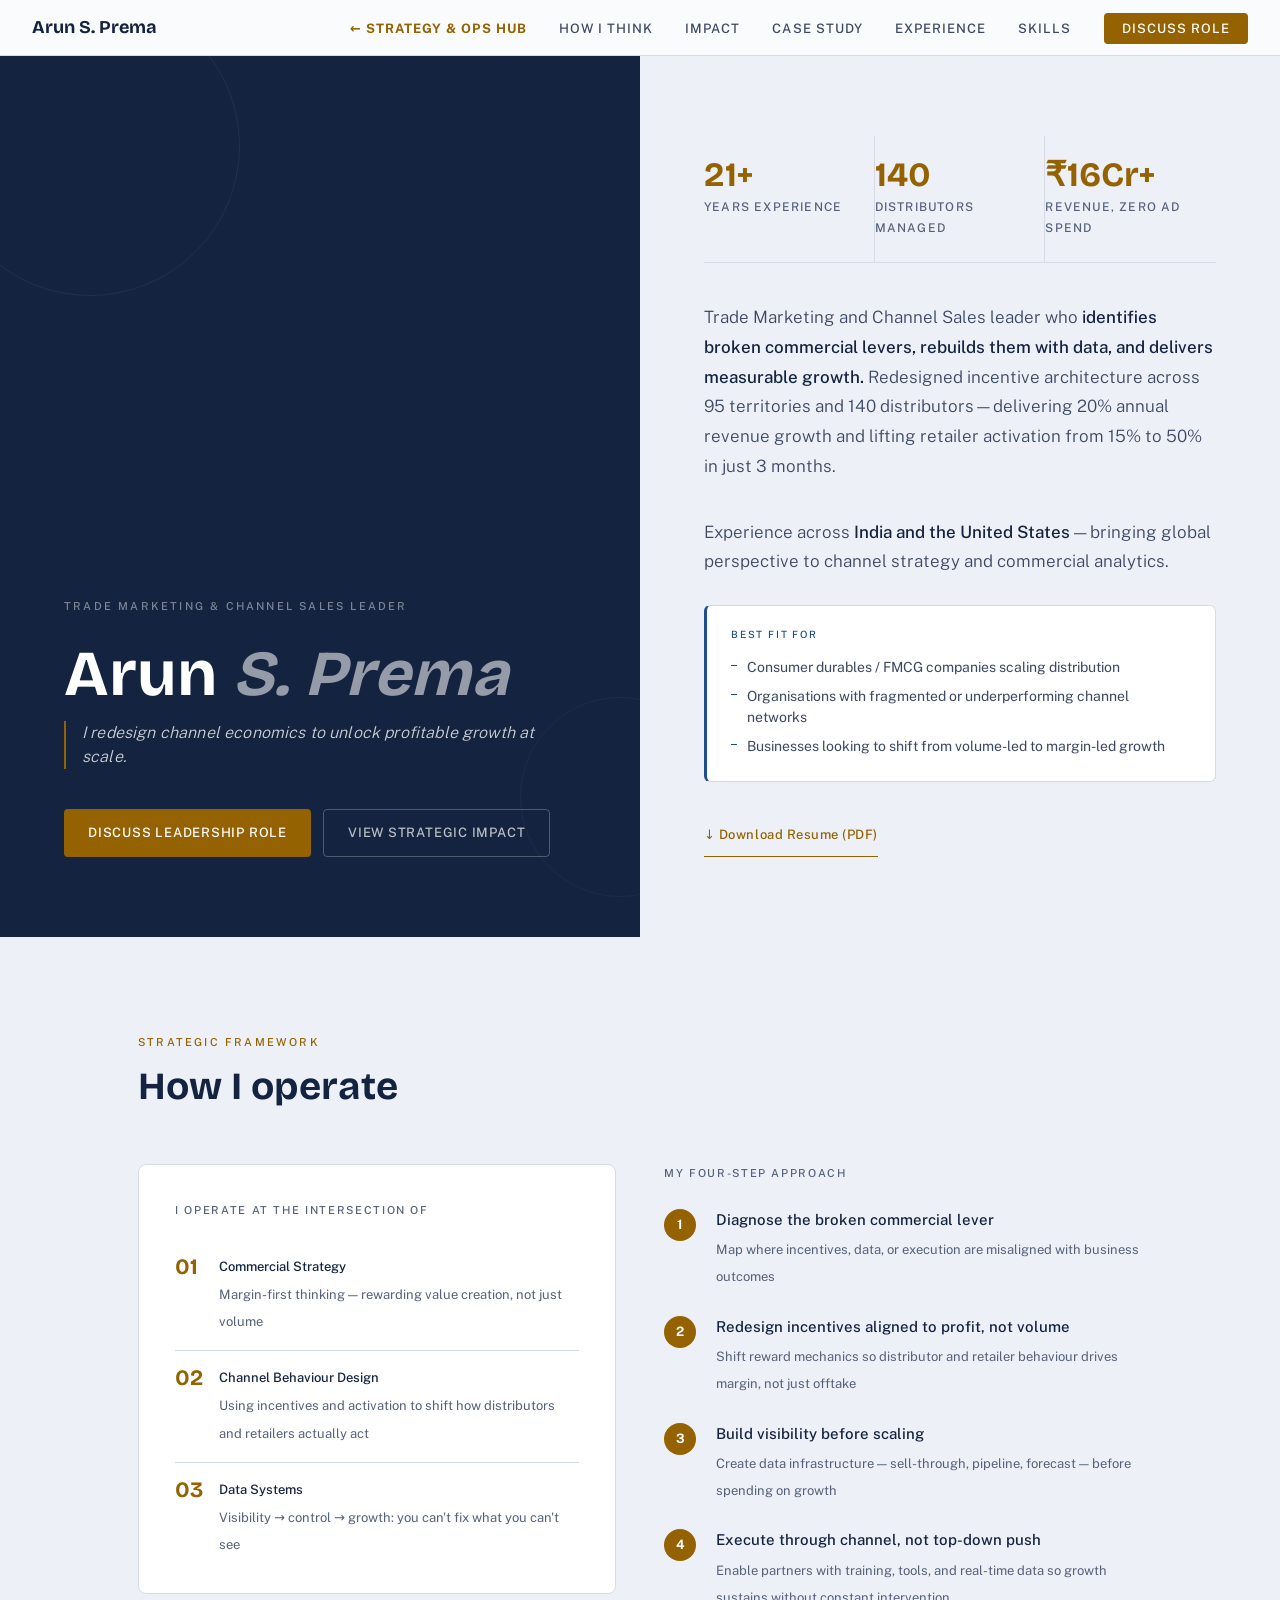
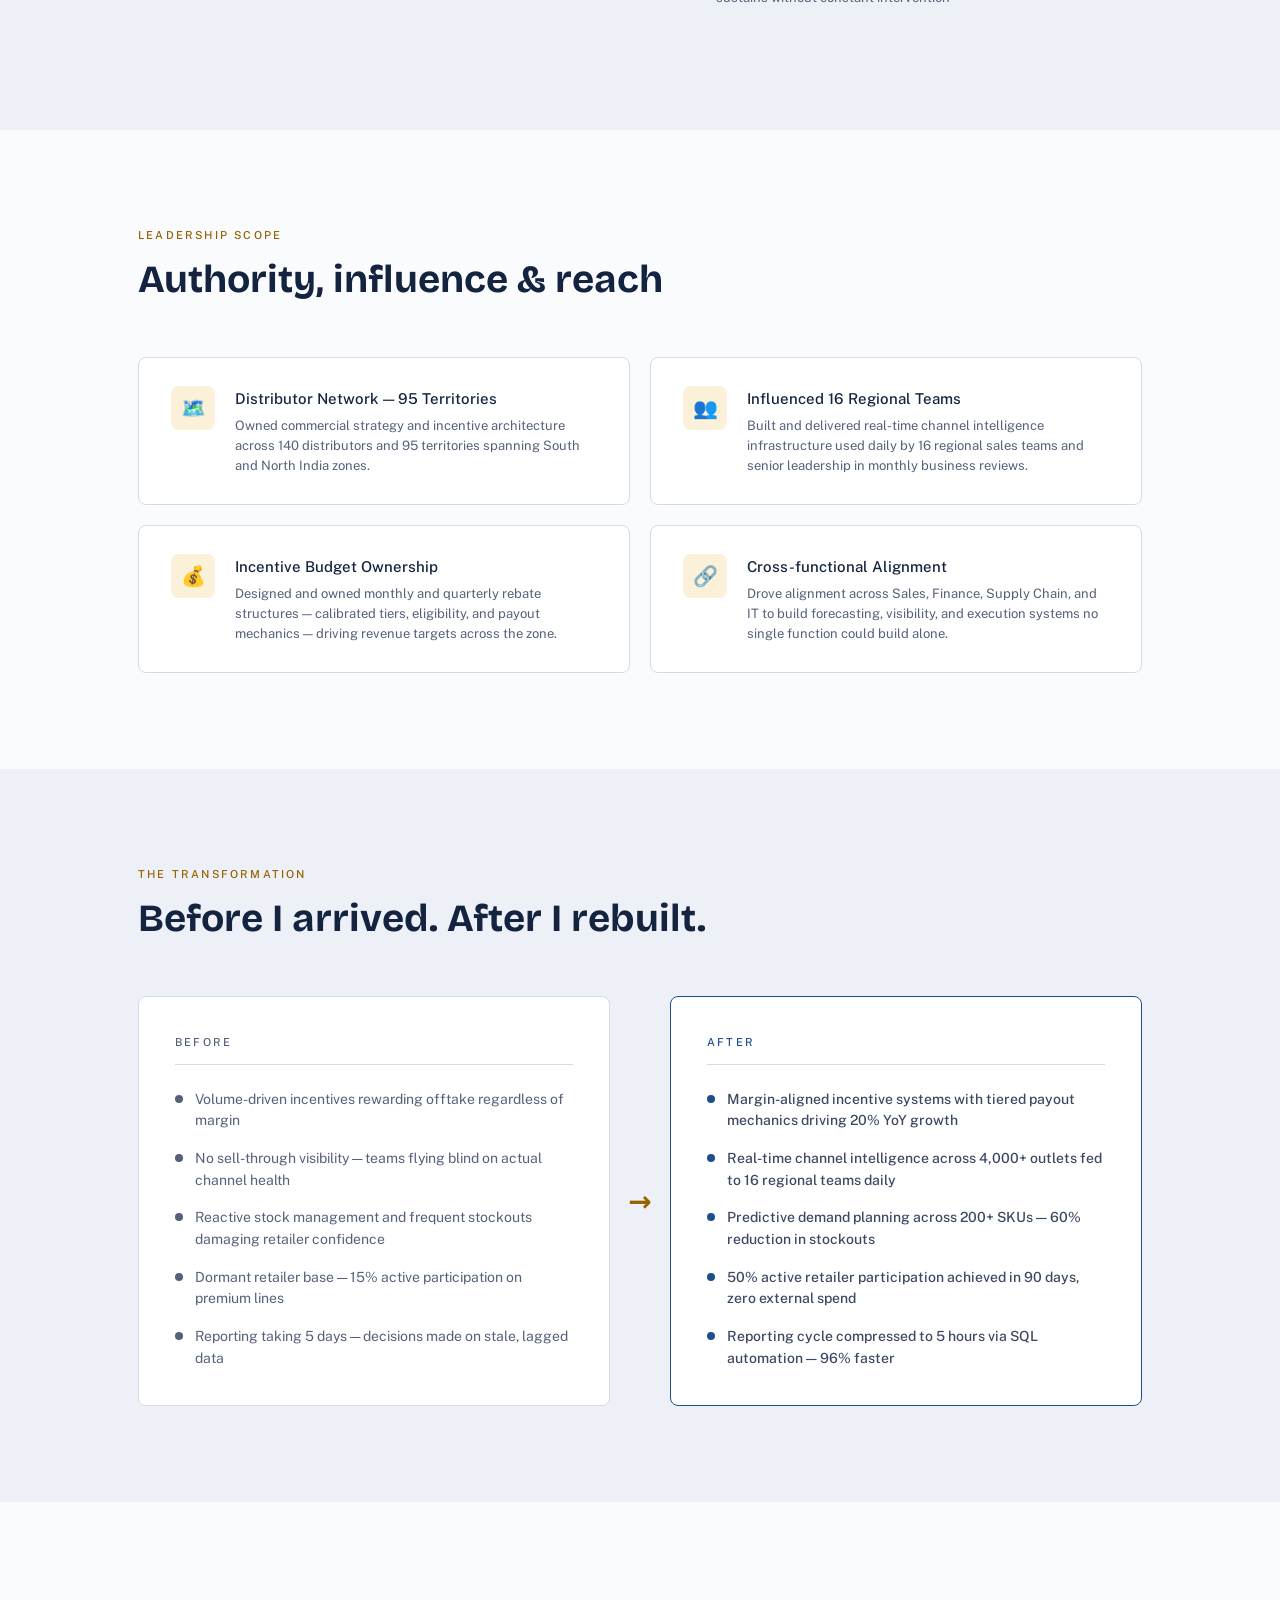
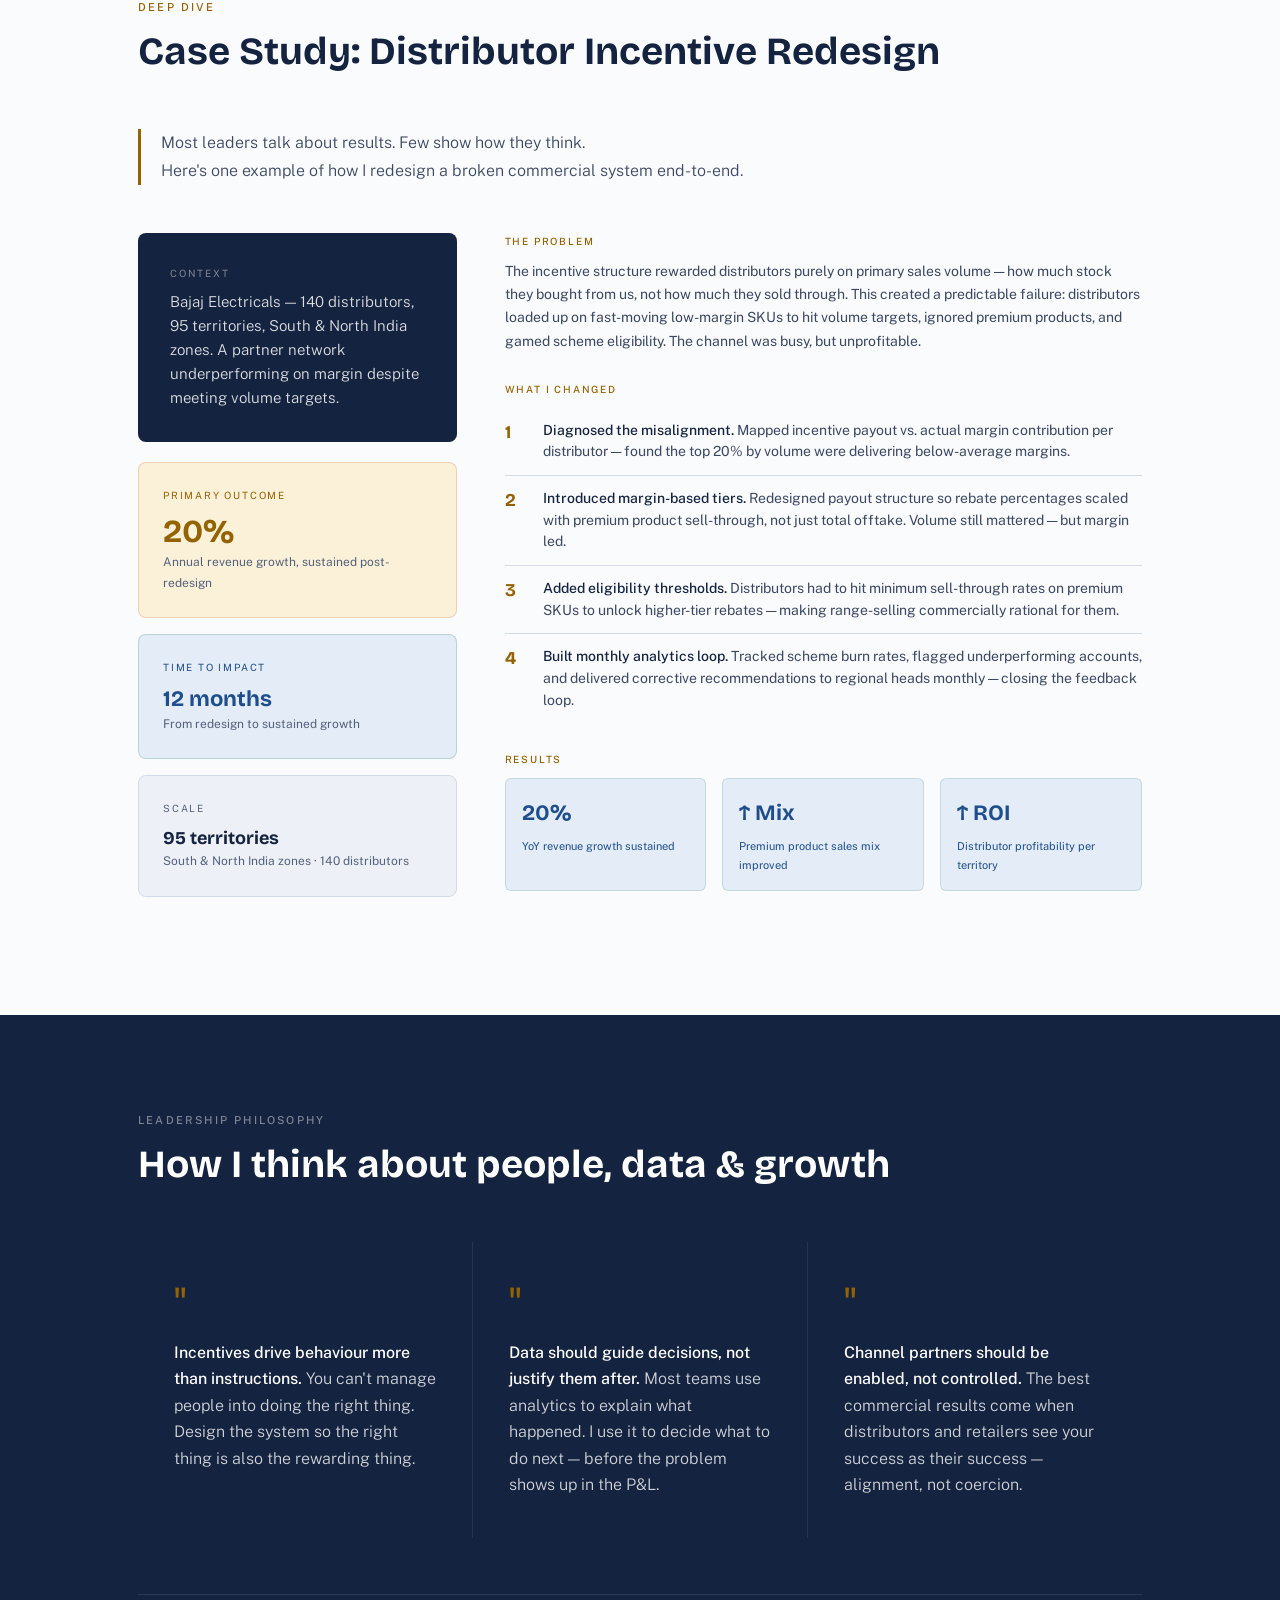
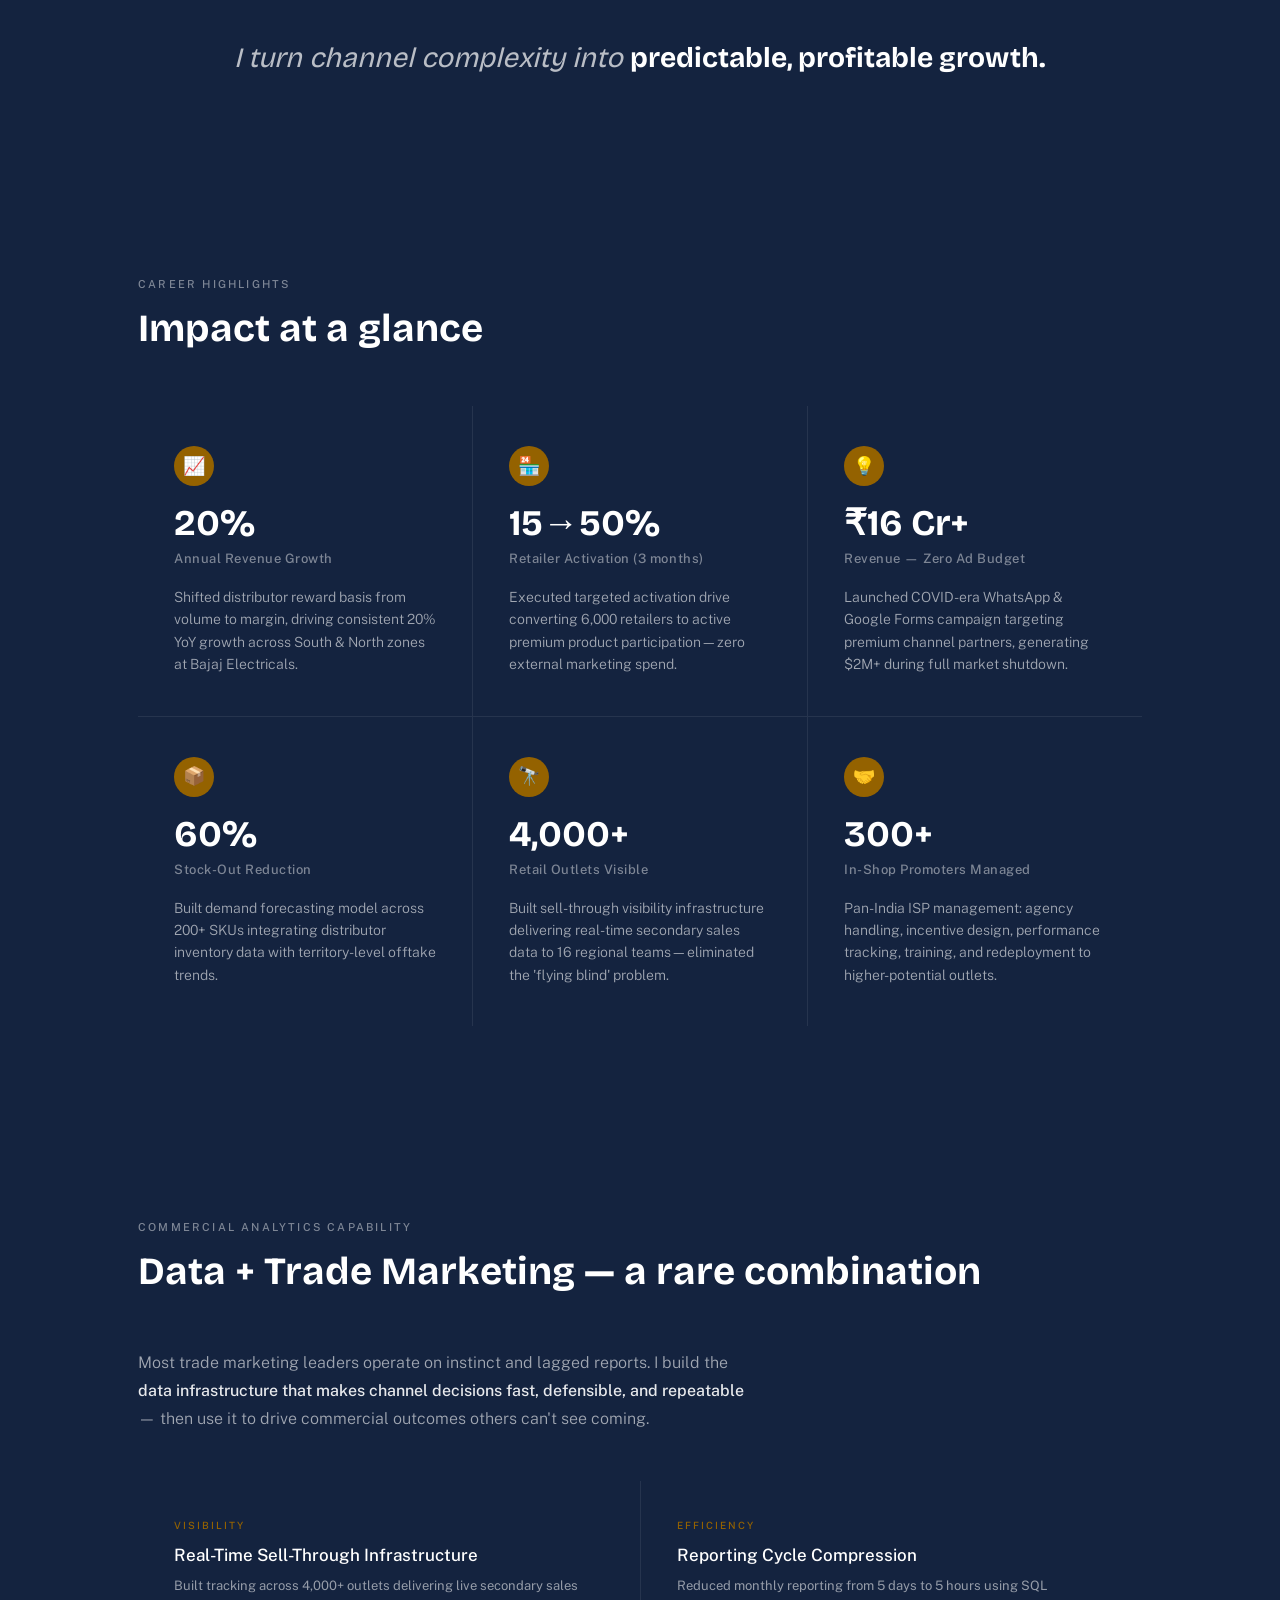
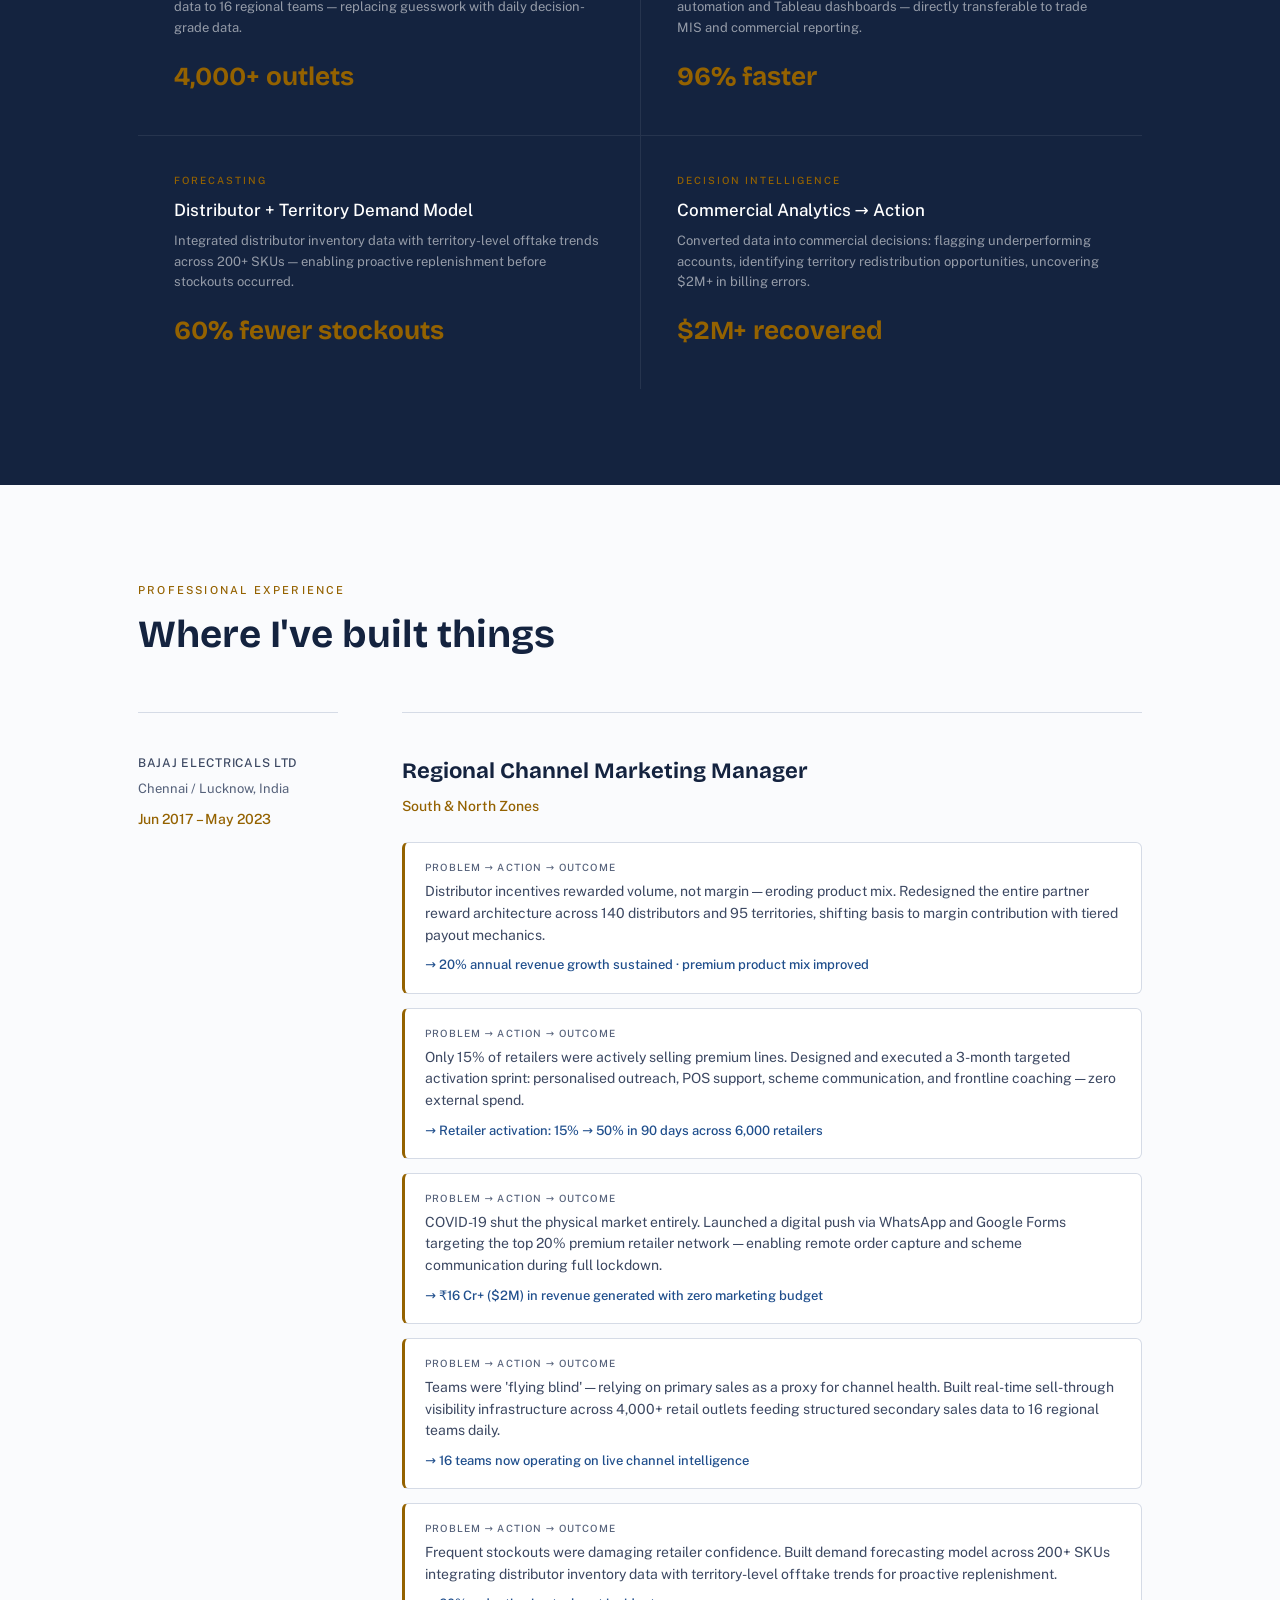
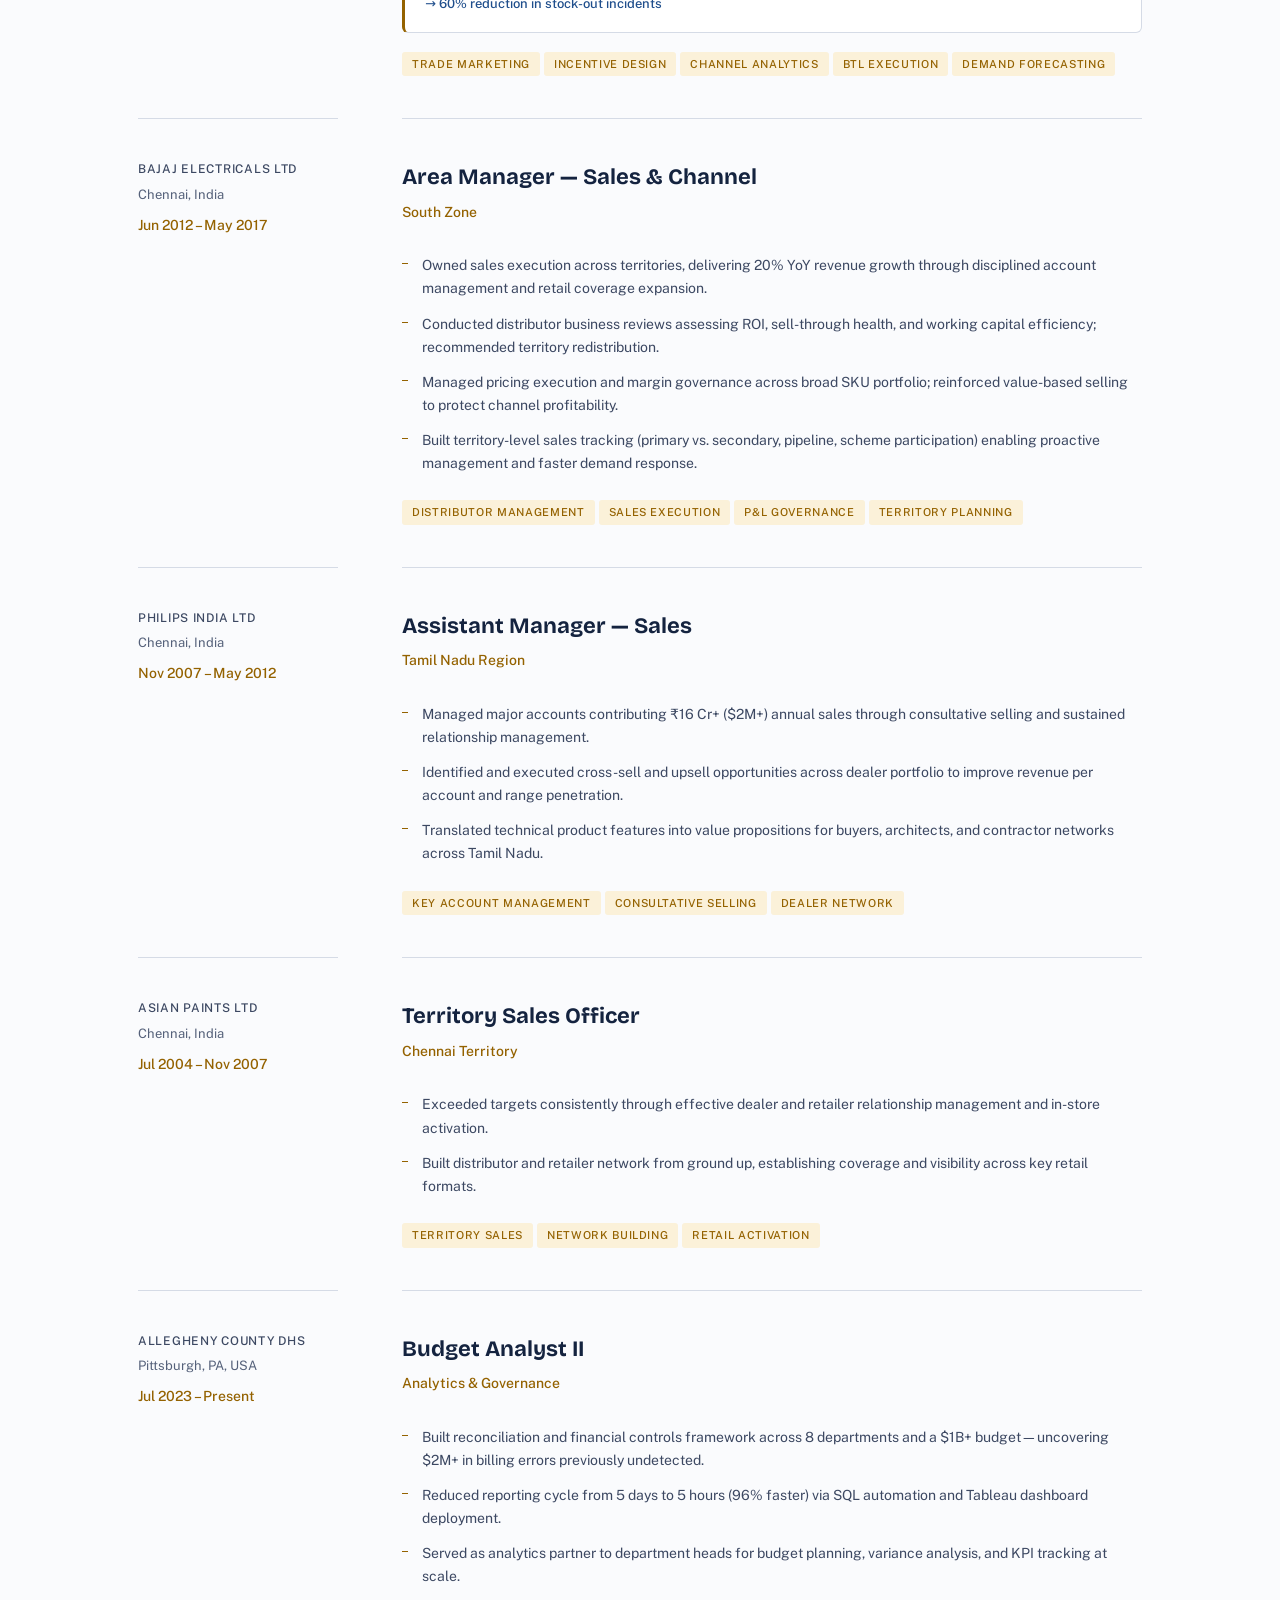
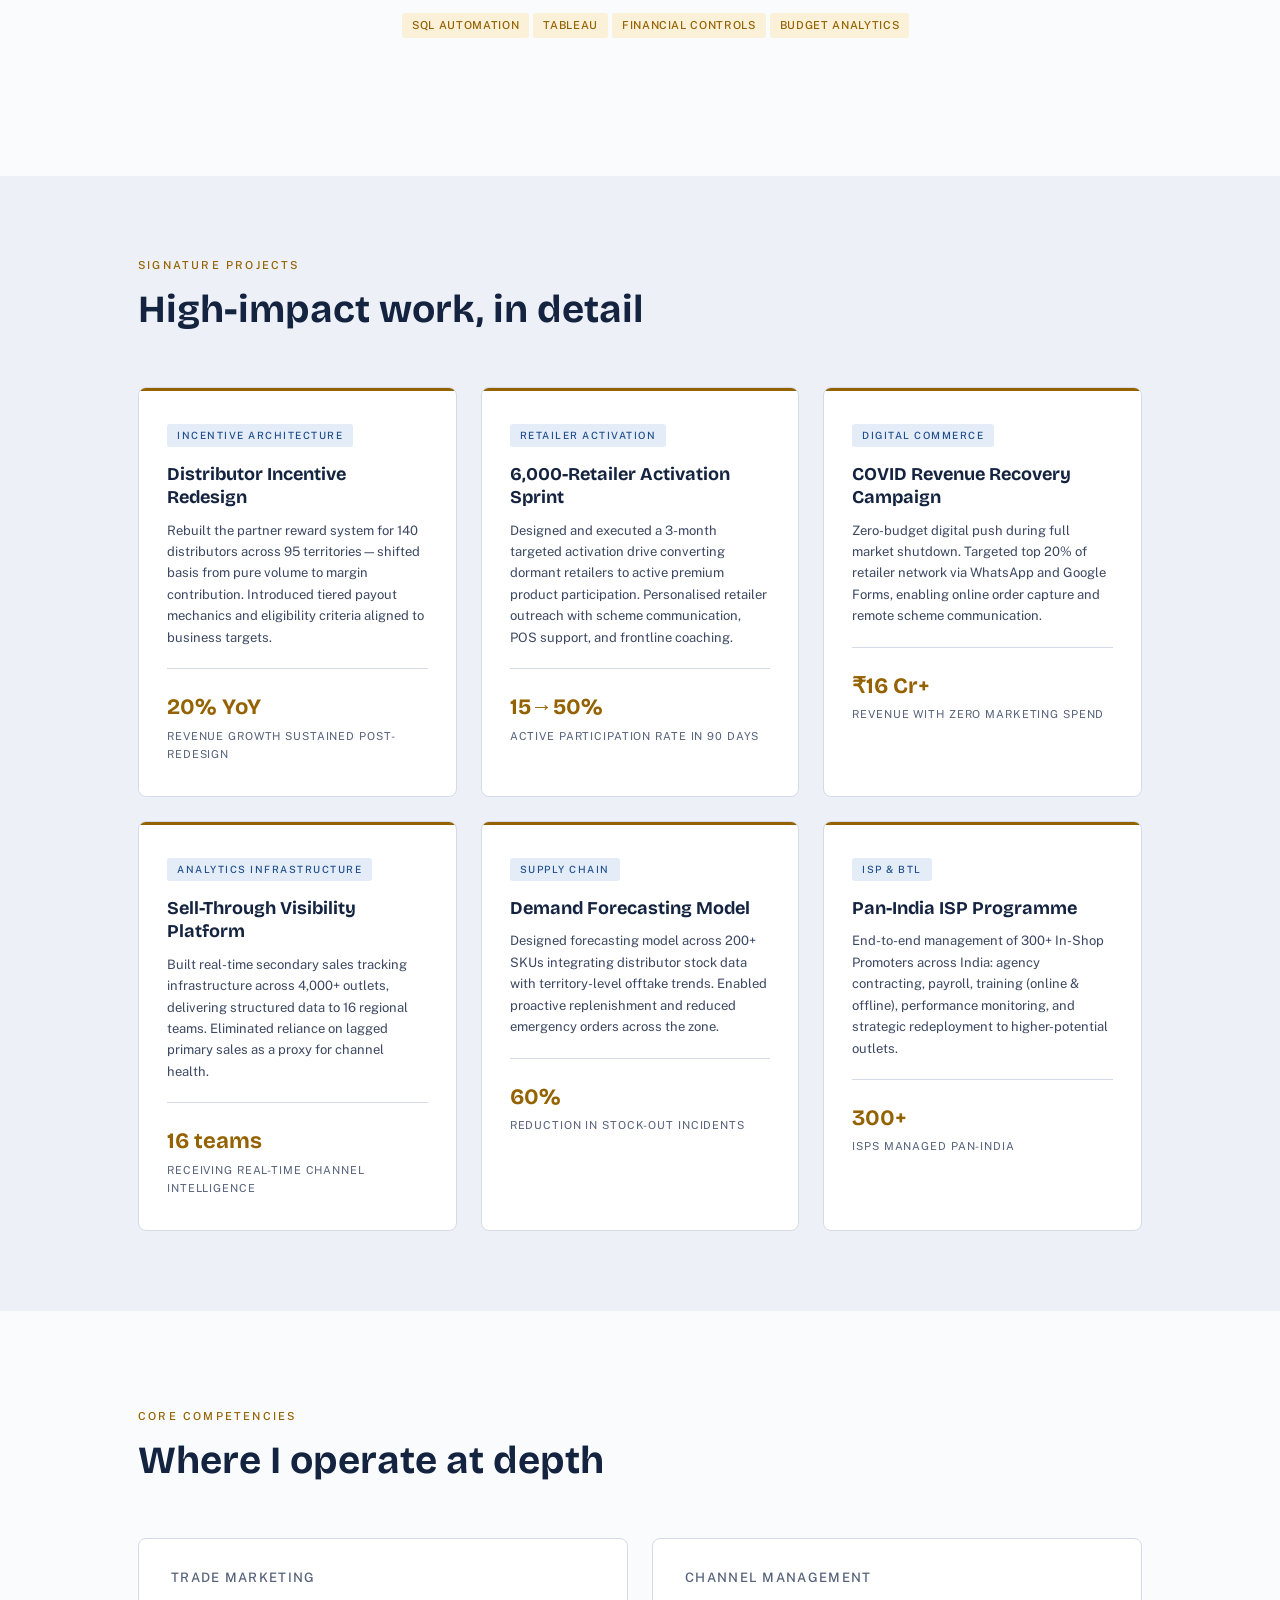
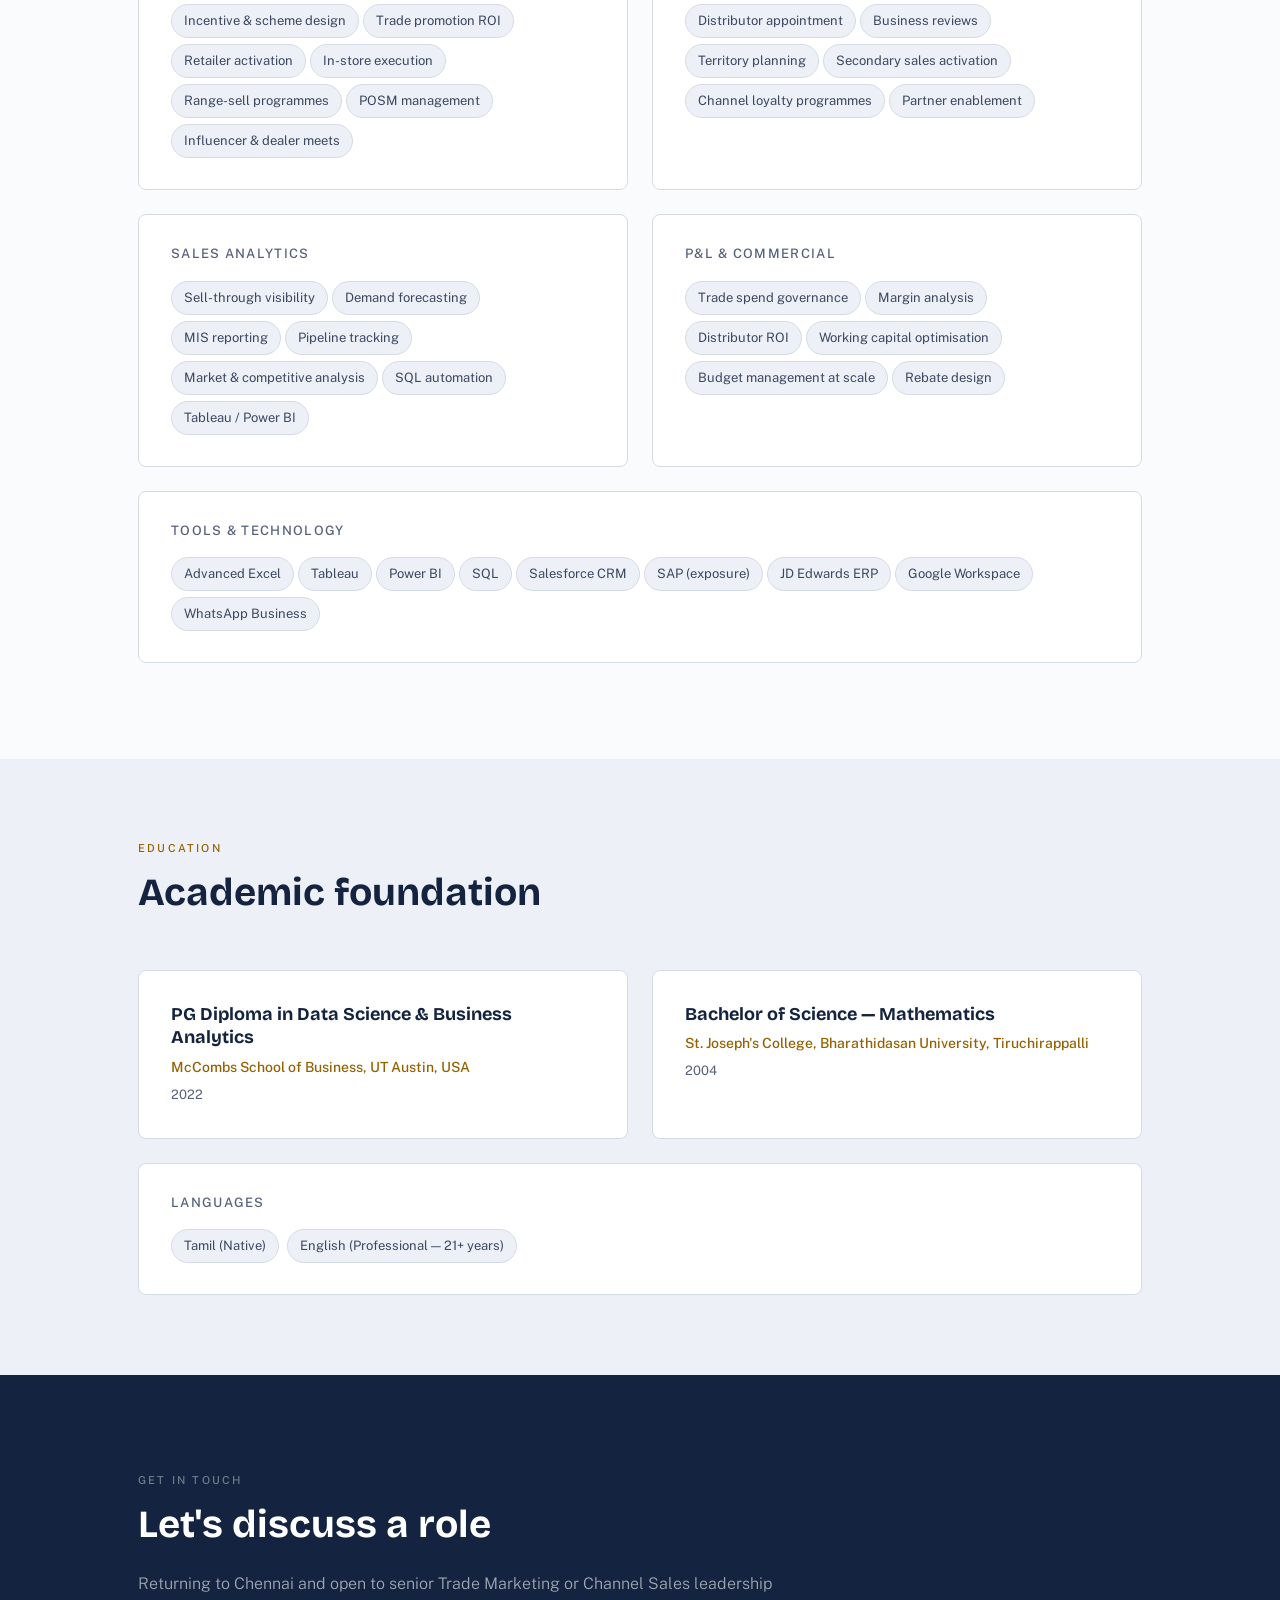
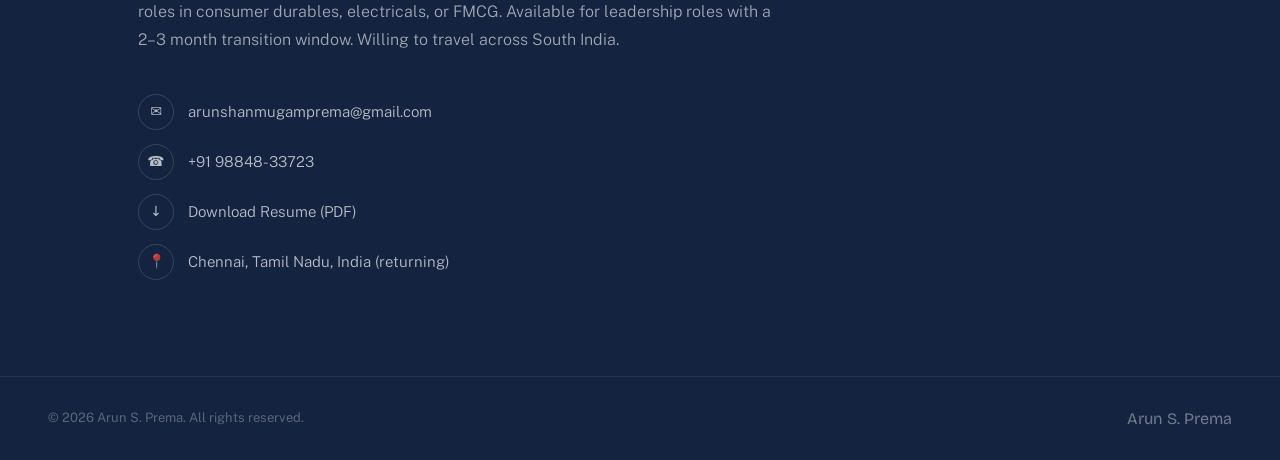
<file: trade-marketing/index.html>
<!DOCTYPE html>
<html lang="en">
<head>
<meta charset="UTF-8">
<meta name="viewport" content="width=device-width, initial-scale=1.0">
<meta name="description" content="Trade Marketing &amp; Channel Sales Leader with 21+ years experience. Expert in incentive design, distributor strategy, and commercial analytics driving profitable growth across consumer durables and FMCG.">
<meta name="keywords" content="Trade Marketing, Channel Sales, Distributor Management, Incentive Design, Commercial Analytics, FMCG, Consumer Durables, Chennai">
<title>Arun S. Prema — I redesign channel economics to unlock profitable growth at scale.</title>
<link rel="icon" type="image/svg+xml" href="../assets/images/favicon-navy.svg">
<link rel="preload" href="../assets/fonts/bricolage-grotesque-latin-wght-normal.woff2" as="font" type="font/woff2" crossorigin>
<link rel="preload" href="../assets/fonts/public-sans-latin-wght-normal.woff2" as="font" type="font/woff2" crossorigin>
<style>
  /* Same fonts and colours as the rest of the site (see assets/css/site.css) */
  @font-face { font-family: "Bricolage Grotesque"; src: url("../assets/fonts/bricolage-grotesque-latin-wght-normal.woff2") format("woff2"); font-weight: 200 800; font-display: swap; }
  @font-face { font-family: "Public Sans"; src: url("../assets/fonts/public-sans-latin-wght-normal.woff2") format("woff2"); font-weight: 100 900; font-display: swap; }
  *, *::before, *::after { box-sizing: border-box; margin: 0; padding: 0; }

  :root {
    --ink: #14233f;
    --ink-soft: #3c4862;
    --ink-mute: #55617a;
    --cream: #fafbfd;
    --cream-dark: #edf1f7;
    --border: #d5dbe6;
    --accent: #946200;
    --accent-light: #fbf1d9;
    --teal: #1f4e8c;
    --teal-light: #e3ecf7;
  }

  html { scroll-behavior: smooth; scroll-padding-top: 70px; }

  #scroll-progress {
    position: fixed; top: 0; left: 0; height: 3px; width: 0%;
    background: var(--accent); z-index: 9999; transition: width 0.1s linear;
  }

  body { font-family: "Public Sans", system-ui, sans-serif; background: var(--cream); color: var(--ink); font-size: 16px; line-height: 1.7; }

  /* NAV */
  nav {
    position: sticky; top: 0; z-index: 100;
    background: rgba(250,251,253,0.92); backdrop-filter: blur(12px);
    border-bottom: 1px solid var(--border); padding: 0 2rem;
    display: flex; align-items: center; justify-content: space-between; height: 56px;
  }
  .nav-brand { font-family: "Bricolage Grotesque", "Public Sans", sans-serif; font-size: 18px; font-weight: 700; color: var(--ink); text-decoration: none; }
  .nav-links { display: flex; gap: 2rem; list-style: none; align-items: center; }
  .nav-links a { font-size: 13px; font-weight: 500; color: var(--ink-soft); text-decoration: none; letter-spacing: 0.08em; text-transform: uppercase; transition: color 0.2s; }
  .nav-links a:hover { color: var(--accent); }
  .nav-cta { background: var(--accent) !important; color: #fff !important; padding: 8px 18px !important; border-radius: 4px; transition: all 0.2s !important; }
  .nav-cta:hover { background: #7a5100 !important; transform: translateY(-1px); }

  /* HERO */
  .hero { display: grid; grid-template-columns: 1fr 1fr; min-height: 88vh; }
  .hero-left {
    background: var(--ink); padding: 80px 64px;
    display: flex; flex-direction: column; justify-content: flex-end;
    position: relative; overflow: hidden;
  }
  .hero-left::before { content: ''; position: absolute; top: -60px; left: -60px; width: 300px; height: 300px; border: 1px solid rgba(255,255,255,0.06); border-radius: 50%; }
  .hero-left::after { content: ''; position: absolute; bottom: 40px; right: -80px; width: 200px; height: 200px; border: 1px solid rgba(255,255,255,0.04); border-radius: 50%; }
  .hero-eyebrow { font-size: 11px; font-weight: 500; letter-spacing: 0.2em; text-transform: uppercase; color: rgba(255,255,255,0.45); margin-bottom: 24px; }
  .hero-name { font-family: "Bricolage Grotesque", "Public Sans", sans-serif; font-size: clamp(42px, 5vw, 68px); font-weight: 700; line-height: 1.05; color: #fff; margin-bottom: 14px; }
  .hero-name em { font-style: italic; color: rgba(255,255,255,0.55); }
  .hero-positioning { font-size: 16px; font-weight: 300; color: rgba(255,255,255,0.78); margin-bottom: 40px; letter-spacing: 0.01em; line-height: 1.5; border-left: 2px solid var(--accent); padding-left: 16px; font-style: italic; }
  .hero-cta-group { display: flex; gap: 12px; flex-wrap: wrap; }
  .btn { display: inline-flex; align-items: center; gap: 8px; padding: 12px 24px; border-radius: 4px; font-size: 13px; font-weight: 500; letter-spacing: 0.06em; text-transform: uppercase; text-decoration: none; transition: all 0.25s; cursor: pointer; border: none; }
  .btn-primary { background: var(--accent); color: #fff; }
  .btn-primary:hover { background: #7a5100; transform: translateY(-2px); }
  .btn-outline { background: transparent; color: rgba(255,255,255,0.7); border: 1px solid rgba(255,255,255,0.25); }
  .btn-outline:hover { background: rgba(255,255,255,0.08); color: #fff; transform: translateY(-2px); }

  .hero-right { background: var(--cream-dark); padding: 80px 64px; display: flex; flex-direction: column; justify-content: center; }
  .hero-summary { font-size: 17px; font-weight: 300; line-height: 1.75; color: var(--ink-soft); margin-bottom: 36px; }
  .hero-summary strong { font-weight: 500; color: var(--ink); }
  .hero-download { display: inline-flex; align-items: center; gap: 8px; font-size: 13px; font-weight: 500; color: var(--accent); text-decoration: none; letter-spacing: 0.04em; padding: 10px 0; border-bottom: 1px solid var(--accent); transition: gap 0.2s; width: fit-content; }
  .hero-download:hover { gap: 14px; }

  /* BEST FIT */
  .best-fit-block { margin: 20px 0 32px; padding: 20px 24px; background: #fff; border: 1px solid var(--border); border-radius: 6px; border-left: 3px solid var(--teal); }
  .best-fit-label { font-size: 10px; font-weight: 500; letter-spacing: 0.18em; text-transform: uppercase; color: var(--teal); margin-bottom: 10px; }
  .best-fit-list { list-style: none; padding: 0; }
  .best-fit-list li { font-size: 14px; color: var(--ink-soft); padding: 4px 0 4px 16px; position: relative; line-height: 1.5; }
  .best-fit-list li::before { content: ''; position: absolute; left: 0; top: 12px; width: 6px; height: 1px; background: var(--teal); }

  /* BEFORE / AFTER */
  .before-after-bg { background: var(--cream-dark); }
  .before-after-grid { display: grid; grid-template-columns: 1fr 60px 1fr; gap: 0; align-items: stretch; }
  .ba-col { background: #fff; border: 1px solid var(--border); border-radius: 8px; padding: 36px; }
  .ba-col.after { border-color: var(--teal); border-width: 1.5px; }
  .ba-header { font-size: 11px; font-weight: 500; letter-spacing: 0.2em; text-transform: uppercase; margin-bottom: 24px; padding-bottom: 12px; border-bottom: 1px solid var(--border); }
  .ba-col.before .ba-header { color: var(--ink-mute); }
  .ba-col.after .ba-header { color: var(--teal); }
  .ba-item { display: flex; align-items: flex-start; gap: 12px; margin-bottom: 16px; }
  .ba-item:last-child { margin-bottom: 0; }
  .ba-dot { width: 8px; height: 8px; border-radius: 50%; flex-shrink: 0; margin-top: 6px; }
  .ba-col.before .ba-dot { background: var(--ink-mute); }
  .ba-col.after .ba-dot { background: var(--teal); }
  .ba-text { font-size: 14px; line-height: 1.55; }
  .ba-col.before .ba-text { color: var(--ink-mute); }
  .ba-col.after .ba-text { color: var(--ink-soft); font-weight: 500; }
  .ba-arrow { display: flex; align-items: center; justify-content: center; font-size: 28px; color: var(--accent); font-weight: 700; }

  /* CASE STUDY */
  .case-study-grid { display: grid; grid-template-columns: 1fr 2fr; gap: 48px; }
  .cs-sidebar { }
  .cs-context { background: var(--ink); color: #fff; border-radius: 8px; padding: 32px; margin-bottom: 20px; }
  .cs-context-label { font-size: 10px; letter-spacing: 0.18em; text-transform: uppercase; color: rgba(255,255,255,0.45); margin-bottom: 8px; }
  .cs-context-text { font-size: 15px; font-weight: 300; color: rgba(255,255,255,0.85); line-height: 1.6; }
  .cs-result-card { background: var(--accent-light); border: 1px solid rgba(181,82,30,0.2); border-radius: 8px; padding: 24px; }
  .cs-result-label { font-size: 10px; letter-spacing: 0.18em; text-transform: uppercase; color: var(--accent); margin-bottom: 12px; }
  .cs-result-num { font-family: "Bricolage Grotesque", "Public Sans", sans-serif; font-size: 32px; font-weight: 700; color: var(--accent); line-height: 1; margin-bottom: 4px; }
  .cs-result-sub { font-size: 12px; color: var(--ink-mute); }
  .cs-main { }
  .cs-block { margin-bottom: 28px; }
  .cs-block-label { font-size: 10px; font-weight: 500; letter-spacing: 0.18em; text-transform: uppercase; color: var(--accent); margin-bottom: 10px; }
  .cs-block-title { font-family: "Bricolage Grotesque", "Public Sans", sans-serif; font-size: 18px; font-weight: 700; color: var(--ink); margin-bottom: 10px; }
  .cs-block-body { font-size: 14px; color: var(--ink-soft); line-height: 1.65; }
  .cs-steps { list-style: none; padding: 0; margin-top: 8px; }
  .cs-step { display: flex; gap: 14px; padding: 12px 0; border-bottom: 1px solid var(--border); }
  .cs-step:last-child { border-bottom: none; }
  .cs-step-num { font-family: "Bricolage Grotesque", "Public Sans", sans-serif; font-size: 18px; font-weight: 700; color: var(--accent); flex-shrink: 0; width: 24px; line-height: 1.4; }
  .cs-step-text { font-size: 14px; color: var(--ink-soft); line-height: 1.55; }
  .cs-step-text strong { color: var(--ink); font-weight: 500; }
  .cs-outcomes { display: grid; grid-template-columns: repeat(3, 1fr); gap: 16px; margin-top: 8px; }
  .cs-outcome { background: var(--teal-light); border: 1px solid rgba(15,110,86,0.15); border-radius: 6px; padding: 16px; }
  .cs-outcome-num { font-family: "Bricolage Grotesque", "Public Sans", sans-serif; font-size: 22px; font-weight: 700; color: var(--teal); margin-bottom: 4px; }
  .cs-outcome-label { font-size: 11px; color: var(--teal); }

  /* LEADERSHIP PHILOSOPHY */
  .philosophy-bg { background: var(--ink); }
  .philosophy-grid { display: grid; grid-template-columns: repeat(3, 1fr); gap: 1px; background: rgba(255,255,255,0.08); }
  .philosophy-card { background: var(--ink); padding: 40px 36px; transition: background 0.2s; }
  .philosophy-card:hover { background: #1f3358; }
  .philosophy-quote { font-family: "Bricolage Grotesque", "Public Sans", sans-serif; font-size: 42px; color: var(--accent); line-height: 1; margin-bottom: 16px; }
  .philosophy-text { font-size: 16px; font-weight: 300; color: rgba(255,255,255,0.8); line-height: 1.65; }
  .philosophy-text strong { font-weight: 500; color: #fff; }
  .philosophy-hook { margin-top: 56px; padding-top: 40px; border-top: 1px solid rgba(255,255,255,0.1); text-align: center; }
  .philosophy-hook-text { font-family: "Bricolage Grotesque", "Public Sans", sans-serif; font-size: clamp(20px, 2.5vw, 28px); color: rgba(255,255,255,0.7); font-style: italic; }
  .philosophy-hook-text strong { color: #fff; font-style: normal; }

  /* STATS */
  .stats-strip { border-top: 1px solid var(--border); display: grid; grid-template-columns: repeat(3, 1fr); }
  .stat-cell { padding: 28px 32px; border-right: 1px solid var(--border); }
  .stat-cell:last-child { border-right: none; }
  .stat-number { font-family: "Bricolage Grotesque", "Public Sans", sans-serif; font-size: 34px; font-weight: 700; color: var(--accent); line-height: 1.1; margin-bottom: 4px; }
  .stat-label { font-size: 12px; font-weight: 500; color: var(--ink-mute); text-transform: uppercase; letter-spacing: 0.1em; }

  /* SECTIONS */
  section { padding: 96px 0; }
  .container { max-width: 1100px; margin: 0 auto; padding: 0 48px; }
  .section-header { margin-bottom: 56px; }
  .section-eyebrow { font-size: 11px; font-weight: 500; letter-spacing: 0.2em; text-transform: uppercase; color: var(--accent); margin-bottom: 12px; }
  .section-title { font-family: "Bricolage Grotesque", "Public Sans", sans-serif; font-size: clamp(28px, 3vw, 40px); font-weight: 700; line-height: 1.15; color: var(--ink); }

  /* HOW I OPERATE */
  .operate-bg { background: var(--cream-dark); }
  .operate-grid { display: grid; grid-template-columns: 1fr 1fr; gap: 48px; align-items: start; }
  .operate-intersection { background: #fff; border: 1px solid var(--border); border-radius: 8px; padding: 36px; }
  .operate-label { font-size: 11px; font-weight: 500; letter-spacing: 0.15em; text-transform: uppercase; color: var(--ink-mute); margin-bottom: 20px; }
  .operate-pillar { display: flex; align-items: flex-start; gap: 16px; padding: 16px 0; border-bottom: 1px solid var(--border); }
  .operate-pillar:last-child { border-bottom: none; padding-bottom: 0; }
  .operate-pillar-num { font-family: "Bricolage Grotesque", "Public Sans", sans-serif; font-size: 22px; font-weight: 700; color: var(--accent); line-height: 1; flex-shrink: 0; width: 28px; }
  .operate-pillar-text strong { display: block; font-size: 13px; font-weight: 500; color: var(--ink); margin-bottom: 2px; }
  .operate-pillar-text span { font-size: 13px; color: var(--ink-mute); }
  .operate-step { display: flex; align-items: flex-start; gap: 20px; margin-bottom: 24px; }
  .operate-step-num { width: 32px; height: 32px; border-radius: 50%; background: var(--accent); display: flex; align-items: center; justify-content: center; font-size: 13px; font-weight: 700; color: #fff; flex-shrink: 0; margin-top: 2px; }
  .operate-step-content strong { display: block; font-size: 15px; font-weight: 500; color: var(--ink); margin-bottom: 3px; }
  .operate-step-content span { font-size: 13px; color: var(--ink-mute); line-height: 1.55; }

  /* LEADERSHIP */
  .leadership-grid { display: grid; grid-template-columns: repeat(2, 1fr); gap: 20px; }
  .leadership-card { background: #fff; border: 1px solid var(--border); border-radius: 8px; padding: 28px 32px; display: flex; gap: 20px; align-items: flex-start; transition: transform 0.2s, box-shadow 0.2s; }
  .leadership-card:hover { transform: translateY(-3px); box-shadow: 0 12px 32px rgba(0,0,0,0.07); }
  .leadership-icon { width: 44px; height: 44px; border-radius: 8px; background: var(--accent-light); display: flex; align-items: center; justify-content: center; font-size: 20px; flex-shrink: 0; }
  .leadership-card-title { font-size: 15px; font-weight: 500; color: var(--ink); margin-bottom: 4px; }
  .leadership-card-desc { font-size: 13px; color: var(--ink-mute); line-height: 1.55; }

  /* HIGHLIGHTS */
  .highlights-bg { background: var(--ink); }
  .highlights-bg .section-title { color: #fff; }
  .highlights-bg .section-eyebrow { color: rgba(255,255,255,0.45); }
  .highlights-grid { display: grid; grid-template-columns: repeat(3, 1fr); gap: 1px; background: rgba(255,255,255,0.08); }
  .highlight-card { background: var(--ink); padding: 40px 36px; transition: background 0.2s; }
  .highlight-card:hover { background: #1f3358; }
  .highlight-icon { width: 40px; height: 40px; border-radius: 50%; background: var(--accent); display: flex; align-items: center; justify-content: center; margin-bottom: 20px; font-size: 18px; }
  .highlight-big { font-family: "Bricolage Grotesque", "Public Sans", sans-serif; font-size: 36px; font-weight: 700; color: #fff; margin-bottom: 6px; line-height: 1; }
  .highlight-sub { font-size: 13px; font-weight: 500; color: rgba(255,255,255,0.45); margin-bottom: 16px; letter-spacing: 0.04em; }
  .highlight-desc { font-size: 14px; font-weight: 300; color: rgba(255,255,255,0.6); line-height: 1.6; }

  /* ANALYTICS */
  .analytics-bg { background: var(--ink); }
  .analytics-bg .section-eyebrow { color: rgba(255,255,255,0.45); }
  .analytics-intro { font-size: 16px; font-weight: 300; color: rgba(255,255,255,0.6); max-width: 620px; line-height: 1.75; margin-bottom: 48px; }
  .analytics-intro strong { color: rgba(255,255,255,0.9); font-weight: 500; }
  .analytics-grid { display: grid; grid-template-columns: repeat(2, 1fr); gap: 1px; background: rgba(255,255,255,0.08); }
  .analytics-card { background: var(--ink); padding: 36px; transition: background 0.2s; }
  .analytics-card:hover { background: #1f3358; }
  .analytics-card-label { font-size: 10px; font-weight: 500; letter-spacing: 0.2em; text-transform: uppercase; color: var(--accent); margin-bottom: 10px; }
  .analytics-card-title { font-size: 17px; font-weight: 500; color: #fff; margin-bottom: 10px; line-height: 1.3; }
  .analytics-card-desc { font-size: 13px; color: rgba(255,255,255,0.55); line-height: 1.6; }
  .analytics-card-metric { margin-top: 16px; font-family: "Bricolage Grotesque", "Public Sans", sans-serif; font-size: 26px; font-weight: 700; color: var(--accent); }

  /* EXPERIENCE */
  .experience-grid { display: grid; grid-template-columns: 200px 1fr; gap: 0 64px; }
  .exp-meta { padding: 40px 0; border-top: 1px solid var(--border); font-size: 13px; color: var(--ink-mute); }
  .exp-meta strong { display: block; font-size: 12px; font-weight: 500; color: var(--ink-soft); letter-spacing: 0.06em; text-transform: uppercase; margin-bottom: 4px; }
  .exp-meta .period { color: var(--accent); font-weight: 500; font-size: 14px; margin-top: 8px; display: block; }
  .exp-content { padding: 40px 0; border-top: 1px solid var(--border); }
  .exp-role { font-family: "Bricolage Grotesque", "Public Sans", sans-serif; font-size: 22px; font-weight: 700; color: var(--ink); margin-bottom: 4px; }
  .exp-company { font-size: 14px; font-weight: 500; color: var(--accent); margin-bottom: 24px; }

  /* PAO bullets */
  .pao-item { margin-bottom: 14px; padding: 16px 20px; background: #fff; border: 1px solid var(--border); border-radius: 6px; border-left: 3px solid var(--accent); }
  .pao-label { font-size: 10px; font-weight: 500; letter-spacing: 0.12em; text-transform: uppercase; color: var(--ink-mute); margin-bottom: 5px; }
  .pao-action { font-size: 14px; color: var(--ink-soft); line-height: 1.55; margin-bottom: 8px; }
  .pao-outcome { font-size: 13px; font-weight: 500; color: var(--teal); }

  .exp-bullets { list-style: none; padding: 0; }
  .exp-bullets li { padding: 6px 0 6px 20px; position: relative; font-size: 14px; color: var(--ink-soft); line-height: 1.65; }
  .exp-bullets li::before { content: ''; position: absolute; left: 0; top: 15px; width: 6px; height: 1px; background: var(--accent); }
  .exp-tag { display: inline-block; margin: 2px 4px 2px 0; padding: 3px 10px; border-radius: 3px; background: var(--accent-light); color: var(--accent); font-size: 11px; font-weight: 500; letter-spacing: 0.06em; text-transform: uppercase; }
  .exp-tags { margin-top: 16px; }

  /* SKILLS */
  .skills-bg { background: var(--cream-dark); }
  .skills-grid { display: grid; grid-template-columns: repeat(2, 1fr); gap: 24px; }
  .skill-card { background: #fff; border: 1px solid var(--border); border-radius: 8px; padding: 28px 32px; }
  .skill-card-title { font-size: 13px; font-weight: 500; letter-spacing: 0.1em; text-transform: uppercase; color: var(--ink-mute); margin-bottom: 12px; }
  .skill-pill { display: inline-block; margin: 3px 4px 3px 0; padding: 5px 12px; border-radius: 20px; background: var(--cream-dark); color: var(--ink-soft); font-size: 13px; font-weight: 400; border: 1px solid var(--border); }

  /* PROJECTS */
  .projects-grid { display: grid; grid-template-columns: repeat(3, 1fr); gap: 24px; }
  .project-card { border: 1px solid var(--border); border-radius: 8px; padding: 32px 28px; background: #fff; transition: transform 0.2s, box-shadow 0.2s; position: relative; overflow: hidden; }
  .project-card::before { content: ''; position: absolute; top: 0; left: 0; right: 0; height: 3px; background: var(--accent); }
  .project-card:hover { transform: translateY(-4px); box-shadow: 0 16px 40px rgba(0,0,0,0.08); }
  .project-tag { font-size: 10px; font-weight: 500; letter-spacing: 0.15em; text-transform: uppercase; color: var(--teal); background: var(--teal-light); display: inline-block; padding: 3px 10px; border-radius: 3px; margin-bottom: 16px; }
  .project-title { font-family: "Bricolage Grotesque", "Public Sans", sans-serif; font-size: 18px; font-weight: 700; color: var(--ink); margin-bottom: 10px; line-height: 1.3; }
  .project-desc { font-size: 13px; color: var(--ink-soft); line-height: 1.65; }
  .project-metric { margin-top: 20px; padding-top: 20px; border-top: 1px solid var(--border); }
  .project-metric-num { font-family: "Bricolage Grotesque", "Public Sans", sans-serif; font-size: 22px; font-weight: 700; color: var(--accent); }
  .project-metric-label { font-size: 11px; color: var(--ink-mute); text-transform: uppercase; letter-spacing: 0.08em; }

  /* EDUCATION */
  .edu-grid { display: grid; grid-template-columns: 1fr 1fr; gap: 24px; }
  .edu-card { border: 1px solid var(--border); border-radius: 8px; padding: 32px; background: #fff; }
  .edu-degree { font-family: "Bricolage Grotesque", "Public Sans", sans-serif; font-size: 18px; font-weight: 700; color: var(--ink); margin-bottom: 6px; line-height: 1.3; }
  .edu-school { font-size: 14px; font-weight: 500; color: var(--accent); margin-bottom: 4px; }
  .edu-year { font-size: 13px; color: var(--ink-mute); }

  /* CONTACT */
  .contact-bg { background: var(--ink); }
  .contact-inner { max-width: 640px; }
  .contact-bg .section-title { color: #fff; }
  .contact-bg .section-eyebrow { color: rgba(255,255,255,0.4); }
  .contact-desc { font-size: 16px; font-weight: 300; color: rgba(255,255,255,0.6); margin: 24px 0 40px; line-height: 1.75; }
  .contact-links { display: flex; flex-direction: column; gap: 14px; }
  .contact-link { display: flex; align-items: center; gap: 14px; color: rgba(255,255,255,0.7); text-decoration: none; font-size: 15px; font-weight: 300; transition: color 0.2s; }
  .contact-link:hover { color: #fff; }
  .contact-link-icon { width: 36px; height: 36px; border-radius: 50%; border: 1px solid rgba(255,255,255,0.15); display: flex; align-items: center; justify-content: center; font-size: 14px; flex-shrink: 0; }

  /* STICKY CTA */
  .sticky-cta { position: fixed; bottom: 32px; right: 32px; z-index: 200; background: var(--accent); color: #fff; padding: 14px 24px; border-radius: 4px; font-size: 13px; font-weight: 500; letter-spacing: 0.06em; text-transform: uppercase; text-decoration: none; display: flex; align-items: center; gap: 8px; box-shadow: 0 8px 24px rgba(181,82,30,0.35); transition: all 0.25s; opacity: 0; pointer-events: none; }
  .sticky-cta.visible { opacity: 1; pointer-events: all; }
  .sticky-cta:hover { background: #7a5100; transform: translateY(-2px); }

  /* FOOTER */
  footer { background: var(--ink); border-top: 1px solid rgba(255,255,255,0.08); padding: 28px 48px; display: flex; align-items: center; justify-content: space-between; }
  .footer-copy { font-size: 13px; color: rgba(255,255,255,0.3); }
  .footer-brand { font-family: "Bricolage Grotesque", "Public Sans", sans-serif; font-size: 16px; color: rgba(255,255,255,0.4); }

  /* ANIMATIONS */
  @keyframes fadeUp { from { opacity: 0; transform: translateY(24px); } to { opacity: 1; transform: translateY(0); } }
  .fade-up { opacity: 0; animation: fadeUp 0.7s ease forwards; }
  .fade-up:nth-child(1) { animation-delay: 0.1s; }
  .fade-up:nth-child(2) { animation-delay: 0.2s; }
  .fade-up:nth-child(3) { animation-delay: 0.3s; }
  .fade-up:nth-child(4) { animation-delay: 0.4s; }
  .fade-up:nth-child(5) { animation-delay: 0.5s; }
  .fade-up:nth-child(6) { animation-delay: 0.6s; }

  /* RESPONSIVE */
  @media (max-width: 860px) {
    .hero { grid-template-columns: 1fr; min-height: auto; }
    .hero-left { padding: 60px 32px 48px; }
    .hero-right { padding: 48px 32px 60px; }
    .stats-strip { grid-template-columns: 1fr 1fr; }
    .stats-strip .stat-cell:last-child { border-right: 1px solid var(--border); grid-column: 1 / -1; border-top: 1px solid var(--border); }
    .highlights-grid, .projects-grid, .analytics-grid, .leadership-grid, .operate-grid, .skills-grid, .edu-grid, .philosophy-grid, .cs-outcomes { grid-template-columns: 1fr; }
    .before-after-grid { grid-template-columns: 1fr; }
    .ba-arrow { transform: rotate(90deg); text-align: center; }
    .case-study-grid { grid-template-columns: 1fr; }
    .experience-grid { grid-template-columns: 1fr; gap: 0; }
    .exp-meta { padding: 32px 0 0; border-top: 1px solid var(--border); }
    .exp-content { padding: 12px 0 32px; border-top: none; }
    .container { padding: 0 24px; }
    footer { flex-direction: column; gap: 8px; text-align: center; }
    nav { padding: 0 24px; }
    .nav-links { display: none; }
    .sticky-cta { bottom: 20px; right: 20px; padding: 12px 18px; font-size: 12px; }
  }
</style>
</head>
<body>

<div id="scroll-progress"></div>
<a href="#contact" class="sticky-cta" id="sticky-cta">Discuss a Role ↗</a>

<!-- NAV -->
<nav>
  <a class="nav-brand" href="../">Arun S. Prema</a>
  <ul class="nav-links">
    <li><a href="../" style="color: var(--accent); font-weight: 700;">&larr; Strategy &amp; Ops Hub</a></li>
    <li><a href="#how-i-operate">How I Think</a></li>
    <li><a href="#highlights">Impact</a></li>
    <li><a href="#case-study">Case Study</a></li>
    <li><a href="#experience">Experience</a></li>
    <li><a href="#skills">Skills</a></li>
    <li><a href="#contact" class="nav-cta">Discuss Role</a></li>
  </ul>
</nav>

<!-- HERO -->
<div class="hero">
  <div class="hero-left">
    <p class="hero-eyebrow">Trade Marketing &amp; Channel Sales Leader</p>
    <h1 class="hero-name">Arun <em>S.&nbsp;Prema</em></h1>
    <p class="hero-positioning">I redesign channel economics to unlock profitable growth at scale.</p>
    <div class="hero-cta-group">
      <a href="#contact" class="btn btn-primary">Discuss Leadership Role</a>
      <a href="#highlights" class="btn btn-outline">View Strategic Impact</a>
    </div>
  </div>
  <div class="hero-right">
    <div class="stats-strip" style="border-top:none; border-bottom: 1px solid var(--border); margin-bottom: 40px;">
      <div class="stat-cell" style="padding: 20px 0 24px;">
        <div class="stat-number">21+</div>
        <div class="stat-label">Years Experience</div>
      </div>
      <div class="stat-cell" style="padding: 20px 0 24px;">
        <div class="stat-number">140</div>
        <div class="stat-label">Distributors Managed</div>
      </div>
      <div class="stat-cell" style="padding: 20px 0 24px; border-right: none;">
        <div class="stat-number">₹16Cr+</div>
        <div class="stat-label">Revenue, Zero Ad Spend</div>
      </div>
    </div>
    <p class="hero-summary">
      Trade Marketing and Channel Sales leader who <strong>identifies broken commercial levers, rebuilds them with data, and delivers measurable growth.</strong>
      Redesigned incentive architecture across 95 territories and 140 distributors—delivering 20% annual revenue growth and lifting retailer activation from 15% to 50% in just 3 months.
    </p>
    <p class="hero-summary" style="margin-bottom: 8px;">
      Experience across <strong>India and the United States</strong> — bringing global perspective to channel strategy and commercial analytics.
    </p>
    <div class="best-fit-block">
      <div class="best-fit-label">Best fit for</div>
      <ul class="best-fit-list">
        <li>Consumer durables / FMCG companies scaling distribution</li>
        <li>Organisations with fragmented or underperforming channel networks</li>
        <li>Businesses looking to shift from volume-led to margin-led growth</li>
      </ul>
    </div>
    <a href="Arun_SP_Resume.pdf" class="hero-download" download>↓ Download Resume (PDF)</a>
  </div>
</div>

<!-- HOW I OPERATE -->
<section id="how-i-operate" class="operate-bg">
  <div class="container">
    <div class="section-header">
      <p class="section-eyebrow">Strategic framework</p>
      <h2 class="section-title">How I operate</h2>
    </div>
    <div class="operate-grid">
      <div class="operate-intersection">
        <div class="operate-label">I operate at the intersection of</div>
        <div class="operate-pillar">
          <div class="operate-pillar-num">01</div>
          <div class="operate-pillar-text">
            <strong>Commercial Strategy</strong>
            <span>Margin-first thinking — rewarding value creation, not just volume</span>
          </div>
        </div>
        <div class="operate-pillar">
          <div class="operate-pillar-num">02</div>
          <div class="operate-pillar-text">
            <strong>Channel Behaviour Design</strong>
            <span>Using incentives and activation to shift how distributors and retailers actually act</span>
          </div>
        </div>
        <div class="operate-pillar">
          <div class="operate-pillar-num">03</div>
          <div class="operate-pillar-text">
            <strong>Data Systems</strong>
            <span>Visibility → control → growth: you can't fix what you can't see</span>
          </div>
        </div>
      </div>
      <div>
        <div class="operate-label" style="margin-bottom: 24px;">My four-step approach</div>
        <div class="operate-step">
          <div class="operate-step-num">1</div>
          <div class="operate-step-content">
            <strong>Diagnose the broken commercial lever</strong>
            <span>Map where incentives, data, or execution are misaligned with business outcomes</span>
          </div>
        </div>
        <div class="operate-step">
          <div class="operate-step-num">2</div>
          <div class="operate-step-content">
            <strong>Redesign incentives aligned to profit, not volume</strong>
            <span>Shift reward mechanics so distributor and retailer behaviour drives margin, not just offtake</span>
          </div>
        </div>
        <div class="operate-step">
          <div class="operate-step-num">3</div>
          <div class="operate-step-content">
            <strong>Build visibility before scaling</strong>
            <span>Create data infrastructure — sell-through, pipeline, forecast — before spending on growth</span>
          </div>
        </div>
        <div class="operate-step">
          <div class="operate-step-num">4</div>
          <div class="operate-step-content">
            <strong>Execute through channel, not top-down push</strong>
            <span>Enable partners with training, tools, and real-time data so growth sustains without constant intervention</span>
          </div>
        </div>
      </div>
    </div>
  </div>
</section>

<!-- LEADERSHIP SCOPE -->
<section id="leadership">
  <div class="container">
    <div class="section-header">
      <p class="section-eyebrow">Leadership scope</p>
      <h2 class="section-title">Authority, influence &amp; reach</h2>
    </div>
    <div class="leadership-grid">
      <div class="leadership-card">
        <div class="leadership-icon">🗺️</div>
        <div>
          <div class="leadership-card-title">Distributor Network — 95 Territories</div>
          <div class="leadership-card-desc">Owned commercial strategy and incentive architecture across 140 distributors and 95 territories spanning South and North India zones.</div>
        </div>
      </div>
      <div class="leadership-card">
        <div class="leadership-icon">👥</div>
        <div>
          <div class="leadership-card-title">Influenced 16 Regional Teams</div>
          <div class="leadership-card-desc">Built and delivered real-time channel intelligence infrastructure used daily by 16 regional sales teams and senior leadership in monthly business reviews.</div>
        </div>
      </div>
      <div class="leadership-card">
        <div class="leadership-icon">💰</div>
        <div>
          <div class="leadership-card-title">Incentive Budget Ownership</div>
          <div class="leadership-card-desc">Designed and owned monthly and quarterly rebate structures — calibrated tiers, eligibility, and payout mechanics — driving revenue targets across the zone.</div>
        </div>
      </div>
      <div class="leadership-card">
        <div class="leadership-icon">🔗</div>
        <div>
          <div class="leadership-card-title">Cross-functional Alignment</div>
          <div class="leadership-card-desc">Drove alignment across Sales, Finance, Supply Chain, and IT to build forecasting, visibility, and execution systems no single function could build alone.</div>
        </div>
      </div>
    </div>
  </div>
</section>

<!-- BEFORE / AFTER -->
<section class="before-after-bg">
  <div class="container">
    <div class="section-header">
      <p class="section-eyebrow">The transformation</p>
      <h2 class="section-title">Before I arrived. After I rebuilt.</h2>
    </div>
    <div class="before-after-grid">
      <div class="ba-col before">
        <div class="ba-header">Before</div>
        <div class="ba-item"><div class="ba-dot"></div><div class="ba-text">Volume-driven incentives rewarding offtake regardless of margin</div></div>
        <div class="ba-item"><div class="ba-dot"></div><div class="ba-text">No sell-through visibility — teams flying blind on actual channel health</div></div>
        <div class="ba-item"><div class="ba-dot"></div><div class="ba-text">Reactive stock management and frequent stockouts damaging retailer confidence</div></div>
        <div class="ba-item"><div class="ba-dot"></div><div class="ba-text">Dormant retailer base — 15% active participation on premium lines</div></div>
        <div class="ba-item"><div class="ba-dot"></div><div class="ba-text">Reporting taking 5 days — decisions made on stale, lagged data</div></div>
      </div>
      <div class="ba-arrow">→</div>
      <div class="ba-col after">
        <div class="ba-header">After</div>
        <div class="ba-item"><div class="ba-dot"></div><div class="ba-text">Margin-aligned incentive systems with tiered payout mechanics driving 20% YoY growth</div></div>
        <div class="ba-item"><div class="ba-dot"></div><div class="ba-text">Real-time channel intelligence across 4,000+ outlets fed to 16 regional teams daily</div></div>
        <div class="ba-item"><div class="ba-dot"></div><div class="ba-text">Predictive demand planning across 200+ SKUs — 60% reduction in stockouts</div></div>
        <div class="ba-item"><div class="ba-dot"></div><div class="ba-text">50% active retailer participation achieved in 90 days, zero external spend</div></div>
        <div class="ba-item"><div class="ba-dot"></div><div class="ba-text">Reporting cycle compressed to 5 hours via SQL automation — 96% faster</div></div>
      </div>
    </div>
  </div>
</section>

<!-- CASE STUDY -->
<section id="case-study">
  <div class="container">
    <div class="section-header">
      <p class="section-eyebrow">Deep dive</p>
      <h2 class="section-title">Case Study: Distributor Incentive Redesign</h2>
    </div>
    <p style="font-size: 16px; font-weight: 300; color: var(--ink-soft); max-width: 620px; line-height: 1.75; margin-bottom: 48px; border-left: 3px solid var(--accent); padding-left: 20px;">Most leaders talk about results. Few show how they think.<br>Here's one example of how I redesign a broken commercial system end-to-end.</p>
    <div class="case-study-grid">
      <div class="cs-sidebar">
        <div class="cs-context">
          <div class="cs-context-label">Context</div>
          <div class="cs-context-text">Bajaj Electricals — 140 distributors, 95 territories, South &amp; North India zones. A partner network underperforming on margin despite meeting volume targets.</div>
        </div>
        <div class="cs-result-card">
          <div class="cs-result-label">Primary outcome</div>
          <div class="cs-result-num">20%</div>
          <div class="cs-result-sub">Annual revenue growth, sustained post-redesign</div>
        </div>
        <div class="cs-result-card" style="margin-top: 16px; background: var(--teal-light); border-color: rgba(15,110,86,0.2);">
          <div class="cs-result-label" style="color: var(--teal);">Time to impact</div>
          <div class="cs-result-num" style="color: var(--teal); font-size: 22px;">12 months</div>
          <div class="cs-result-sub">From redesign to sustained growth</div>
        </div>
        <div class="cs-result-card" style="margin-top: 16px; background: var(--cream-dark); border-color: var(--border);">
          <div class="cs-result-label" style="color: var(--ink-mute);">Scale</div>
          <div class="cs-result-num" style="color: var(--ink); font-size: 18px;">95 territories</div>
          <div class="cs-result-sub">South &amp; North India zones · 140 distributors</div>
        </div>
      </div>
      <div class="cs-main">
        <div class="cs-block">
          <div class="cs-block-label">The problem</div>
          <div class="cs-block-body">The incentive structure rewarded distributors purely on primary sales volume — how much stock they bought from us, not how much they sold through. This created a predictable failure: distributors loaded up on fast-moving low-margin SKUs to hit volume targets, ignored premium products, and gamed scheme eligibility. The channel was busy, but unprofitable.</div>
        </div>
        <div class="cs-block">
          <div class="cs-block-label">What I changed</div>
          <ul class="cs-steps">
            <li class="cs-step"><div class="cs-step-num">1</div><div class="cs-step-text"><strong>Diagnosed the misalignment.</strong> Mapped incentive payout vs. actual margin contribution per distributor — found the top 20% by volume were delivering below-average margins.</div></li>
            <li class="cs-step"><div class="cs-step-num">2</div><div class="cs-step-text"><strong>Introduced margin-based tiers.</strong> Redesigned payout structure so rebate percentages scaled with premium product sell-through, not just total offtake. Volume still mattered — but margin led.</div></li>
            <li class="cs-step"><div class="cs-step-num">3</div><div class="cs-step-text"><strong>Added eligibility thresholds.</strong> Distributors had to hit minimum sell-through rates on premium SKUs to unlock higher-tier rebates — making range-selling commercially rational for them.</div></li>
            <li class="cs-step"><div class="cs-step-num">4</div><div class="cs-step-text"><strong>Built monthly analytics loop.</strong> Tracked scheme burn rates, flagged underperforming accounts, and delivered corrective recommendations to regional heads monthly — closing the feedback loop.</div></li>
          </ul>
        </div>
        <div class="cs-block">
          <div class="cs-block-label">Results</div>
          <div class="cs-outcomes">
            <div class="cs-outcome"><div class="cs-outcome-num">20%</div><div class="cs-outcome-label">YoY revenue growth sustained</div></div>
            <div class="cs-outcome"><div class="cs-outcome-num">↑ Mix</div><div class="cs-outcome-label">Premium product sales mix improved</div></div>
            <div class="cs-outcome"><div class="cs-outcome-num">↑ ROI</div><div class="cs-outcome-label">Distributor profitability per territory</div></div>
          </div>
        </div>
      </div>
    </div>
  </div>
</section>

<!-- LEADERSHIP PHILOSOPHY -->
<section class="philosophy-bg">
  <div class="container">
    <div class="section-header">
      <p class="section-eyebrow" style="color:rgba(255,255,255,0.45);">Leadership philosophy</p>
      <h2 class="section-title" style="color:#fff;">How I think about people, data &amp; growth</h2>
    </div>
    <div class="philosophy-grid">
      <div class="philosophy-card">
        <div class="philosophy-quote">"</div>
        <div class="philosophy-text"><strong>Incentives drive behaviour more than instructions.</strong> You can't manage people into doing the right thing. Design the system so the right thing is also the rewarding thing.</div>
      </div>
      <div class="philosophy-card">
        <div class="philosophy-quote">"</div>
        <div class="philosophy-text"><strong>Data should guide decisions, not justify them after.</strong> Most teams use analytics to explain what happened. I use it to decide what to do next — before the problem shows up in the P&amp;L.</div>
      </div>
      <div class="philosophy-card">
        <div class="philosophy-quote">"</div>
        <div class="philosophy-text"><strong>Channel partners should be enabled, not controlled.</strong> The best commercial results come when distributors and retailers see your success as their success — alignment, not coercion.</div>
      </div>
    </div>
    <div class="philosophy-hook">
      <div class="philosophy-hook-text">I turn channel complexity into <strong>predictable, profitable growth.</strong></div>
    </div>
  </div>
</section>

<!-- HIGHLIGHTS -->
<section id="highlights" class="highlights-bg">
  <div class="container">
    <div class="section-header">
      <p class="section-eyebrow">Career highlights</p>
      <h2 class="section-title">Impact at a glance</h2>
    </div>
    <div class="highlights-grid">
      <div class="highlight-card fade-up">
        <div class="highlight-icon">📈</div>
        <div class="highlight-big">20%</div>
        <div class="highlight-sub">Annual Revenue Growth</div>
        <div class="highlight-desc">Shifted distributor reward basis from volume to margin, driving consistent 20% YoY growth across South &amp; North zones at Bajaj Electricals.</div>
      </div>
      <div class="highlight-card fade-up">
        <div class="highlight-icon">🏪</div>
        <div class="highlight-big">15→50%</div>
        <div class="highlight-sub">Retailer Activation (3 months)</div>
        <div class="highlight-desc">Executed targeted activation drive converting 6,000 retailers to active premium product participation—zero external marketing spend.</div>
      </div>
      <div class="highlight-card fade-up">
        <div class="highlight-icon">💡</div>
        <div class="highlight-big">₹16 Cr+</div>
        <div class="highlight-sub">Revenue — Zero Ad Budget</div>
        <div class="highlight-desc">Launched COVID-era WhatsApp &amp; Google Forms campaign targeting premium channel partners, generating $2M+ during full market shutdown.</div>
      </div>
      <div class="highlight-card fade-up">
        <div class="highlight-icon">📦</div>
        <div class="highlight-big">60%</div>
        <div class="highlight-sub">Stock-Out Reduction</div>
        <div class="highlight-desc">Built demand forecasting model across 200+ SKUs integrating distributor inventory data with territory-level offtake trends.</div>
      </div>
      <div class="highlight-card fade-up">
        <div class="highlight-icon">🔭</div>
        <div class="highlight-big">4,000+</div>
        <div class="highlight-sub">Retail Outlets Visible</div>
        <div class="highlight-desc">Built sell-through visibility infrastructure delivering real-time secondary sales data to 16 regional teams—eliminated the 'flying blind' problem.</div>
      </div>
      <div class="highlight-card fade-up">
        <div class="highlight-icon">🤝</div>
        <div class="highlight-big">300+</div>
        <div class="highlight-sub">In-Shop Promoters Managed</div>
        <div class="highlight-desc">Pan-India ISP management: agency handling, incentive design, performance tracking, training, and redeployment to higher-potential outlets.</div>
      </div>
    </div>
  </div>
</section>

<!-- COMMERCIAL ANALYTICS -->
<section class="analytics-bg">
  <div class="container">
    <div class="section-header">
      <p class="section-eyebrow">Commercial analytics capability</p>
      <h2 class="section-title" style="color:#fff;">Data + Trade Marketing — a rare combination</h2>
    </div>
    <p class="analytics-intro">Most trade marketing leaders operate on instinct and lagged reports. I build the <strong>data infrastructure that makes channel decisions fast, defensible, and repeatable</strong> — then use it to drive commercial outcomes others can't see coming.</p>
    <div class="analytics-grid">
      <div class="analytics-card">
        <div class="analytics-card-label">Visibility</div>
        <div class="analytics-card-title">Real-Time Sell-Through Infrastructure</div>
        <div class="analytics-card-desc">Built tracking across 4,000+ outlets delivering live secondary sales data to 16 regional teams — replacing guesswork with daily decision-grade data.</div>
        <div class="analytics-card-metric">4,000+ outlets</div>
      </div>
      <div class="analytics-card">
        <div class="analytics-card-label">Efficiency</div>
        <div class="analytics-card-title">Reporting Cycle Compression</div>
        <div class="analytics-card-desc">Reduced monthly reporting from 5 days to 5 hours using SQL automation and Tableau dashboards — directly transferable to trade MIS and commercial reporting.</div>
        <div class="analytics-card-metric">96% faster</div>
      </div>
      <div class="analytics-card">
        <div class="analytics-card-label">Forecasting</div>
        <div class="analytics-card-title">Distributor + Territory Demand Model</div>
        <div class="analytics-card-desc">Integrated distributor inventory data with territory-level offtake trends across 200+ SKUs — enabling proactive replenishment before stockouts occurred.</div>
        <div class="analytics-card-metric">60% fewer stockouts</div>
      </div>
      <div class="analytics-card">
        <div class="analytics-card-label">Decision Intelligence</div>
        <div class="analytics-card-title">Commercial Analytics → Action</div>
        <div class="analytics-card-desc">Converted data into commercial decisions: flagging underperforming accounts, identifying territory redistribution opportunities, uncovering $2M+ in billing errors.</div>
        <div class="analytics-card-metric">$2M+ recovered</div>
      </div>
    </div>
  </div>
</section>

<!-- EXPERIENCE -->
<section id="experience">
  <div class="container">
    <div class="section-header">
      <p class="section-eyebrow">Professional experience</p>
      <h2 class="section-title">Where I've built things</h2>
    </div>
    <div class="experience-grid">

      <div class="exp-meta">
        <strong>Bajaj Electricals Ltd</strong>
        Chennai / Lucknow, India
        <span class="period">Jun 2017 – May 2023</span>
      </div>
      <div class="exp-content">
        <div class="exp-role">Regional Channel Marketing Manager</div>
        <div class="exp-company">South &amp; North Zones</div>
        <div class="pao-item">
          <div class="pao-label">Problem → Action → Outcome</div>
          <div class="pao-action">Distributor incentives rewarded volume, not margin — eroding product mix. Redesigned the entire partner reward architecture across 140 distributors and 95 territories, shifting basis to margin contribution with tiered payout mechanics.</div>
          <div class="pao-outcome">→ 20% annual revenue growth sustained · premium product mix improved</div>
        </div>
        <div class="pao-item">
          <div class="pao-label">Problem → Action → Outcome</div>
          <div class="pao-action">Only 15% of retailers were actively selling premium lines. Designed and executed a 3-month targeted activation sprint: personalised outreach, POS support, scheme communication, and frontline coaching — zero external spend.</div>
          <div class="pao-outcome">→ Retailer activation: 15% → 50% in 90 days across 6,000 retailers</div>
        </div>
        <div class="pao-item">
          <div class="pao-label">Problem → Action → Outcome</div>
          <div class="pao-action">COVID-19 shut the physical market entirely. Launched a digital push via WhatsApp and Google Forms targeting the top 20% premium retailer network — enabling remote order capture and scheme communication during full lockdown.</div>
          <div class="pao-outcome">→ ₹16 Cr+ ($2M) in revenue generated with zero marketing budget</div>
        </div>
        <div class="pao-item">
          <div class="pao-label">Problem → Action → Outcome</div>
          <div class="pao-action">Teams were 'flying blind' — relying on primary sales as a proxy for channel health. Built real-time sell-through visibility infrastructure across 4,000+ retail outlets feeding structured secondary sales data to 16 regional teams daily.</div>
          <div class="pao-outcome">→ 16 teams now operating on live channel intelligence</div>
        </div>
        <div class="pao-item">
          <div class="pao-label">Problem → Action → Outcome</div>
          <div class="pao-action">Frequent stockouts were damaging retailer confidence. Built demand forecasting model across 200+ SKUs integrating distributor inventory data with territory-level offtake trends for proactive replenishment.</div>
          <div class="pao-outcome">→ 60% reduction in stock-out incidents</div>
        </div>
        <div class="exp-tags">
          <span class="exp-tag">Trade Marketing</span><span class="exp-tag">Incentive Design</span><span class="exp-tag">Channel Analytics</span><span class="exp-tag">BTL Execution</span><span class="exp-tag">Demand Forecasting</span>
        </div>
      </div>

      <div class="exp-meta">
        <strong>Bajaj Electricals Ltd</strong>
        Chennai, India
        <span class="period">Jun 2012 – May 2017</span>
      </div>
      <div class="exp-content">
        <div class="exp-role">Area Manager — Sales &amp; Channel</div>
        <div class="exp-company">South Zone</div>
        <ul class="exp-bullets">
          <li>Owned sales execution across territories, delivering 20% YoY revenue growth through disciplined account management and retail coverage expansion.</li>
          <li>Conducted distributor business reviews assessing ROI, sell-through health, and working capital efficiency; recommended territory redistribution.</li>
          <li>Managed pricing execution and margin governance across broad SKU portfolio; reinforced value-based selling to protect channel profitability.</li>
          <li>Built territory-level sales tracking (primary vs. secondary, pipeline, scheme participation) enabling proactive management and faster demand response.</li>
        </ul>
        <div class="exp-tags">
          <span class="exp-tag">Distributor Management</span><span class="exp-tag">Sales Execution</span><span class="exp-tag">P&amp;L Governance</span><span class="exp-tag">Territory Planning</span>
        </div>
      </div>

      <div class="exp-meta">
        <strong>Philips India Ltd</strong>
        Chennai, India
        <span class="period">Nov 2007 – May 2012</span>
      </div>
      <div class="exp-content">
        <div class="exp-role">Assistant Manager — Sales</div>
        <div class="exp-company">Tamil Nadu Region</div>
        <ul class="exp-bullets">
          <li>Managed major accounts contributing ₹16 Cr+ ($2M+) annual sales through consultative selling and sustained relationship management.</li>
          <li>Identified and executed cross-sell and upsell opportunities across dealer portfolio to improve revenue per account and range penetration.</li>
          <li>Translated technical product features into value propositions for buyers, architects, and contractor networks across Tamil Nadu.</li>
        </ul>
        <div class="exp-tags">
          <span class="exp-tag">Key Account Management</span><span class="exp-tag">Consultative Selling</span><span class="exp-tag">Dealer Network</span>
        </div>
      </div>

      <div class="exp-meta">
        <strong>Asian Paints Ltd</strong>
        Chennai, India
        <span class="period">Jul 2004 – Nov 2007</span>
      </div>
      <div class="exp-content">
        <div class="exp-role">Territory Sales Officer</div>
        <div class="exp-company">Chennai Territory</div>
        <ul class="exp-bullets">
          <li>Exceeded targets consistently through effective dealer and retailer relationship management and in-store activation.</li>
          <li>Built distributor and retailer network from ground up, establishing coverage and visibility across key retail formats.</li>
        </ul>
        <div class="exp-tags">
          <span class="exp-tag">Territory Sales</span><span class="exp-tag">Network Building</span><span class="exp-tag">Retail Activation</span>
        </div>
      </div>

      <div class="exp-meta">
        <strong>Allegheny County DHS</strong>
        Pittsburgh, PA, USA
        <span class="period">Jul 2023 – Present</span>
      </div>
      <div class="exp-content">
        <div class="exp-role">Budget Analyst II</div>
        <div class="exp-company">Analytics &amp; Governance</div>
        <ul class="exp-bullets">
          <li>Built reconciliation and financial controls framework across 8 departments and a $1B+ budget—uncovering $2M+ in billing errors previously undetected.</li>
          <li>Reduced reporting cycle from 5 days to 5 hours (96% faster) via SQL automation and Tableau dashboard deployment.</li>
          <li>Served as analytics partner to department heads for budget planning, variance analysis, and KPI tracking at scale.</li>
        </ul>
        <div class="exp-tags">
          <span class="exp-tag">SQL Automation</span><span class="exp-tag">Tableau</span><span class="exp-tag">Financial Controls</span><span class="exp-tag">Budget Analytics</span>
        </div>
      </div>

    </div>
  </div>
</section>

<!-- PROJECTS -->
<section id="projects" style="background: var(--cream-dark); padding-top: 80px; padding-bottom: 80px;">
  <div class="container">
    <div class="section-header">
      <p class="section-eyebrow">Signature projects</p>
      <h2 class="section-title">High-impact work, in detail</h2>
    </div>
    <div class="projects-grid">
      <div class="project-card">
        <span class="project-tag">Incentive Architecture</span>
        <div class="project-title">Distributor Incentive Redesign</div>
        <div class="project-desc">Rebuilt the partner reward system for 140 distributors across 95 territories—shifted basis from pure volume to margin contribution. Introduced tiered payout mechanics and eligibility criteria aligned to business targets.</div>
        <div class="project-metric"><div class="project-metric-num">20% YoY</div><div class="project-metric-label">Revenue growth sustained post-redesign</div></div>
      </div>
      <div class="project-card">
        <span class="project-tag">Retailer Activation</span>
        <div class="project-title">6,000-Retailer Activation Sprint</div>
        <div class="project-desc">Designed and executed a 3-month targeted activation drive converting dormant retailers to active premium product participation. Personalised retailer outreach with scheme communication, POS support, and frontline coaching.</div>
        <div class="project-metric"><div class="project-metric-num">15→50%</div><div class="project-metric-label">Active participation rate in 90 days</div></div>
      </div>
      <div class="project-card">
        <span class="project-tag">Digital Commerce</span>
        <div class="project-title">COVID Revenue Recovery Campaign</div>
        <div class="project-desc">Zero-budget digital push during full market shutdown. Targeted top 20% of retailer network via WhatsApp and Google Forms, enabling online order capture and remote scheme communication.</div>
        <div class="project-metric"><div class="project-metric-num">₹16 Cr+</div><div class="project-metric-label">Revenue with zero marketing spend</div></div>
      </div>
      <div class="project-card">
        <span class="project-tag">Analytics Infrastructure</span>
        <div class="project-title">Sell-Through Visibility Platform</div>
        <div class="project-desc">Built real-time secondary sales tracking infrastructure across 4,000+ outlets, delivering structured data to 16 regional teams. Eliminated reliance on lagged primary sales as a proxy for channel health.</div>
        <div class="project-metric"><div class="project-metric-num">16 teams</div><div class="project-metric-label">Receiving real-time channel intelligence</div></div>
      </div>
      <div class="project-card">
        <span class="project-tag">Supply Chain</span>
        <div class="project-title">Demand Forecasting Model</div>
        <div class="project-desc">Designed forecasting model across 200+ SKUs integrating distributor stock data with territory-level offtake trends. Enabled proactive replenishment and reduced emergency orders across the zone.</div>
        <div class="project-metric"><div class="project-metric-num">60%</div><div class="project-metric-label">Reduction in stock-out incidents</div></div>
      </div>
      <div class="project-card">
        <span class="project-tag">ISP &amp; BTL</span>
        <div class="project-title">Pan-India ISP Programme</div>
        <div class="project-desc">End-to-end management of 300+ In-Shop Promoters across India: agency contracting, payroll, training (online &amp; offline), performance monitoring, and strategic redeployment to higher-potential outlets.</div>
        <div class="project-metric"><div class="project-metric-num">300+</div><div class="project-metric-label">ISPs managed pan-India</div></div>
      </div>
    </div>
  </div>
</section>

<!-- SKILLS -->
<section id="skills">
  <div class="container">
    <div class="section-header">
      <p class="section-eyebrow">Core competencies</p>
      <h2 class="section-title">Where I operate at depth</h2>
    </div>
    <div class="skills-grid">
      <div class="skill-card">
        <div class="skill-card-title">Trade Marketing</div>
        <span class="skill-pill">Incentive & scheme design</span><span class="skill-pill">Trade promotion ROI</span><span class="skill-pill">Retailer activation</span><span class="skill-pill">In-store execution</span><span class="skill-pill">Range-sell programmes</span><span class="skill-pill">POSM management</span><span class="skill-pill">Influencer &amp; dealer meets</span>
      </div>
      <div class="skill-card">
        <div class="skill-card-title">Channel Management</div>
        <span class="skill-pill">Distributor appointment</span><span class="skill-pill">Business reviews</span><span class="skill-pill">Territory planning</span><span class="skill-pill">Secondary sales activation</span><span class="skill-pill">Channel loyalty programmes</span><span class="skill-pill">Partner enablement</span>
      </div>
      <div class="skill-card">
        <div class="skill-card-title">Sales Analytics</div>
        <span class="skill-pill">Sell-through visibility</span><span class="skill-pill">Demand forecasting</span><span class="skill-pill">MIS reporting</span><span class="skill-pill">Pipeline tracking</span><span class="skill-pill">Market &amp; competitive analysis</span><span class="skill-pill">SQL automation</span><span class="skill-pill">Tableau / Power BI</span>
      </div>
      <div class="skill-card">
        <div class="skill-card-title">P&L &amp; Commercial</div>
        <span class="skill-pill">Trade spend governance</span><span class="skill-pill">Margin analysis</span><span class="skill-pill">Distributor ROI</span><span class="skill-pill">Working capital optimisation</span><span class="skill-pill">Budget management at scale</span><span class="skill-pill">Rebate design</span>
      </div>
    </div>
    <div style="margin-top: 24px;" class="skill-card">
      <div class="skill-card-title">Tools &amp; Technology</div>
      <span class="skill-pill">Advanced Excel</span><span class="skill-pill">Tableau</span><span class="skill-pill">Power BI</span><span class="skill-pill">SQL</span><span class="skill-pill">Salesforce CRM</span><span class="skill-pill">SAP (exposure)</span><span class="skill-pill">JD Edwards ERP</span><span class="skill-pill">Google Workspace</span><span class="skill-pill">WhatsApp Business</span>
    </div>
  </div>
</section>

<!-- EDUCATION -->
<section style="background: var(--cream-dark); padding-top: 80px; padding-bottom: 80px;">
  <div class="container">
    <div class="section-header">
      <p class="section-eyebrow">Education</p>
      <h2 class="section-title">Academic foundation</h2>
    </div>
    <div class="edu-grid">
      <div class="edu-card">
        <div class="edu-degree">PG Diploma in Data Science &amp; Business Analytics</div>
        <div class="edu-school">McCombs School of Business, UT Austin, USA</div>
        <div class="edu-year">2022</div>
      </div>
      <div class="edu-card">
        <div class="edu-degree">Bachelor of Science — Mathematics</div>
        <div class="edu-school">St. Joseph's College, Bharathidasan University, Tiruchirappalli</div>
        <div class="edu-year">2004</div>
      </div>
    </div>
    <div style="margin-top: 24px; padding: 28px 32px; background: #fff; border: 1px solid var(--border); border-radius: 8px;">
      <div style="font-size: 13px; font-weight: 500; letter-spacing: 0.1em; text-transform: uppercase; color: var(--ink-mute); margin-bottom: 12px;">Languages</div>
      <span class="skill-pill">Tamil (Native)</span>
      <span class="skill-pill">English (Professional — 21+ years)</span>
    </div>
  </div>
</section>

<!-- CONTACT -->
<section id="contact" class="contact-bg">
  <div class="container">
    <div class="contact-inner">
      <div class="section-header" style="margin-bottom: 0;">
        <p class="section-eyebrow">Get in touch</p>
        <h2 class="section-title">Let's discuss a role</h2>
      </div>
      <p class="contact-desc">Returning to Chennai and open to senior Trade Marketing or Channel Sales leadership roles in consumer durables, electricals, or FMCG. Available for leadership roles with a 2–3 month transition window. Willing to travel across South India.</p>
      <div class="contact-links">
        <a class="contact-link" href="mailto:arunshanmugamprema@gmail.com"><span class="contact-link-icon">✉</span>arunshanmugamprema@gmail.com</a>
        <a class="contact-link" href="tel:+919884833723"><span class="contact-link-icon">☎</span>+91 98848-33723</a>
        <a class="contact-link" href="Arun_SP_Resume.pdf" download><span class="contact-link-icon">↓</span>Download Resume (PDF)</a>
        <a class="contact-link" href="#"><span class="contact-link-icon">📍</span>Chennai, Tamil Nadu, India (returning)</a>
      </div>
    </div>
  </div>
</section>

<footer>
  <span class="footer-copy">© 2026 Arun S. Prema. All rights reserved.</span>
  <span class="footer-brand">Arun S. Prema</span>
</footer>

<script>
  const bar = document.getElementById('scroll-progress');
  const stickyCta = document.getElementById('sticky-cta');

  window.addEventListener('scroll', () => {
    const total = document.body.scrollHeight - window.innerHeight;
    bar.style.width = (window.scrollY / total * 100) + '%';
    stickyCta.classList.toggle('visible', window.scrollY > 600);
  });

</script>
  <script data-goatcounter="https://arunsprema.goatcounter.com/count" async src="https://gc.zgo.at/count.js"></script>
</body>
</html>
</file>
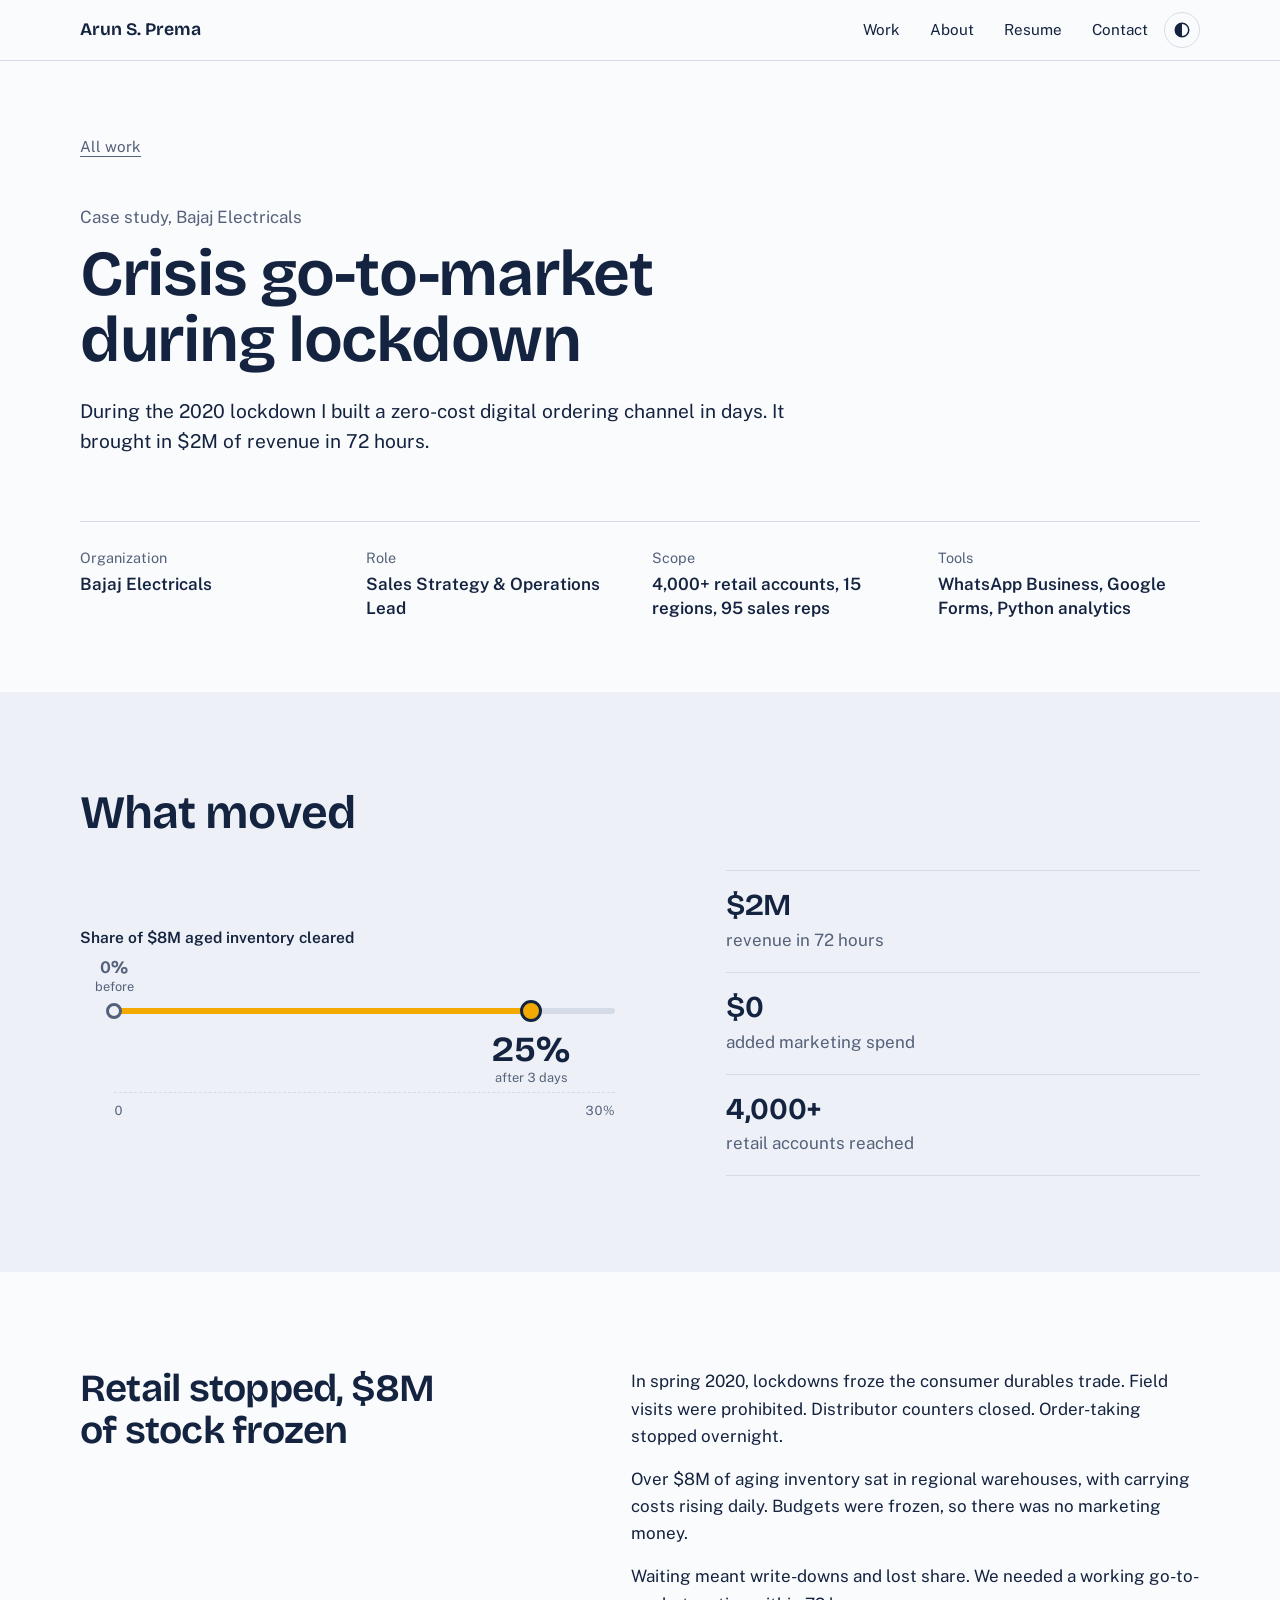
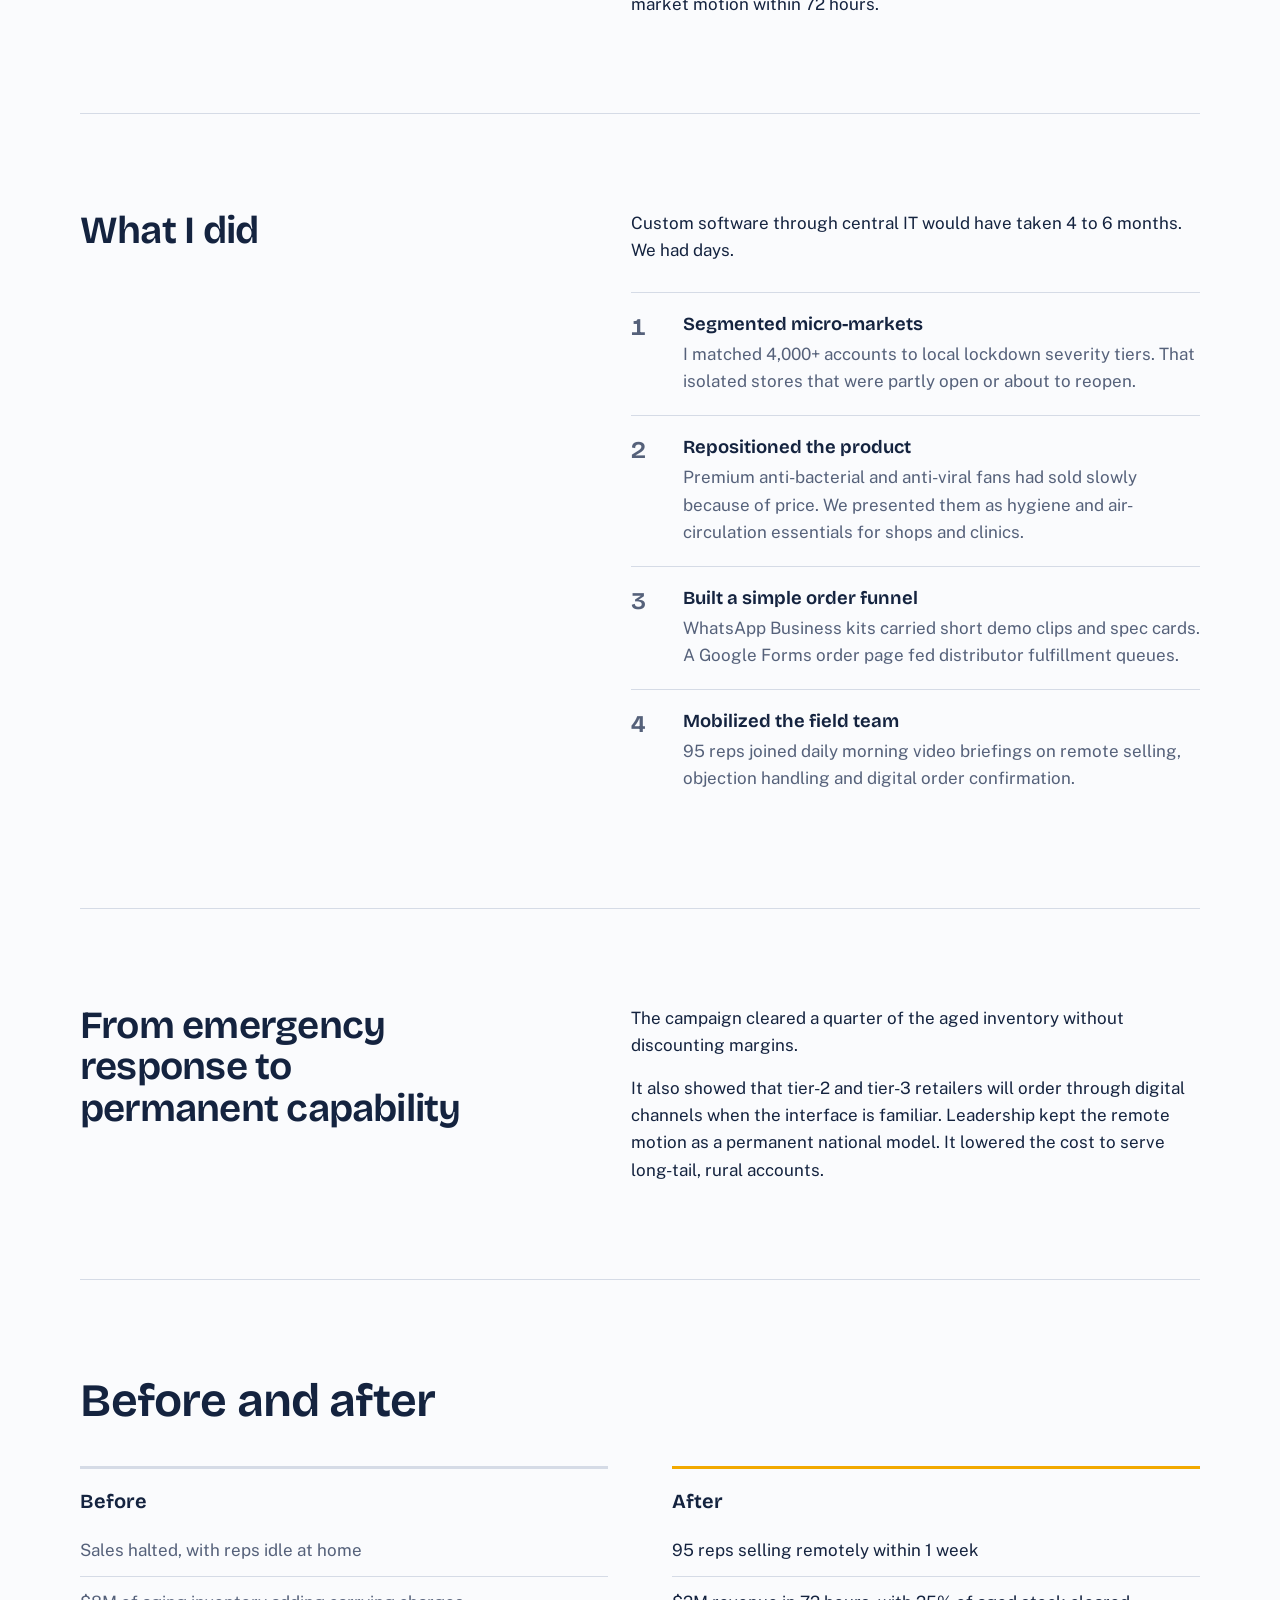
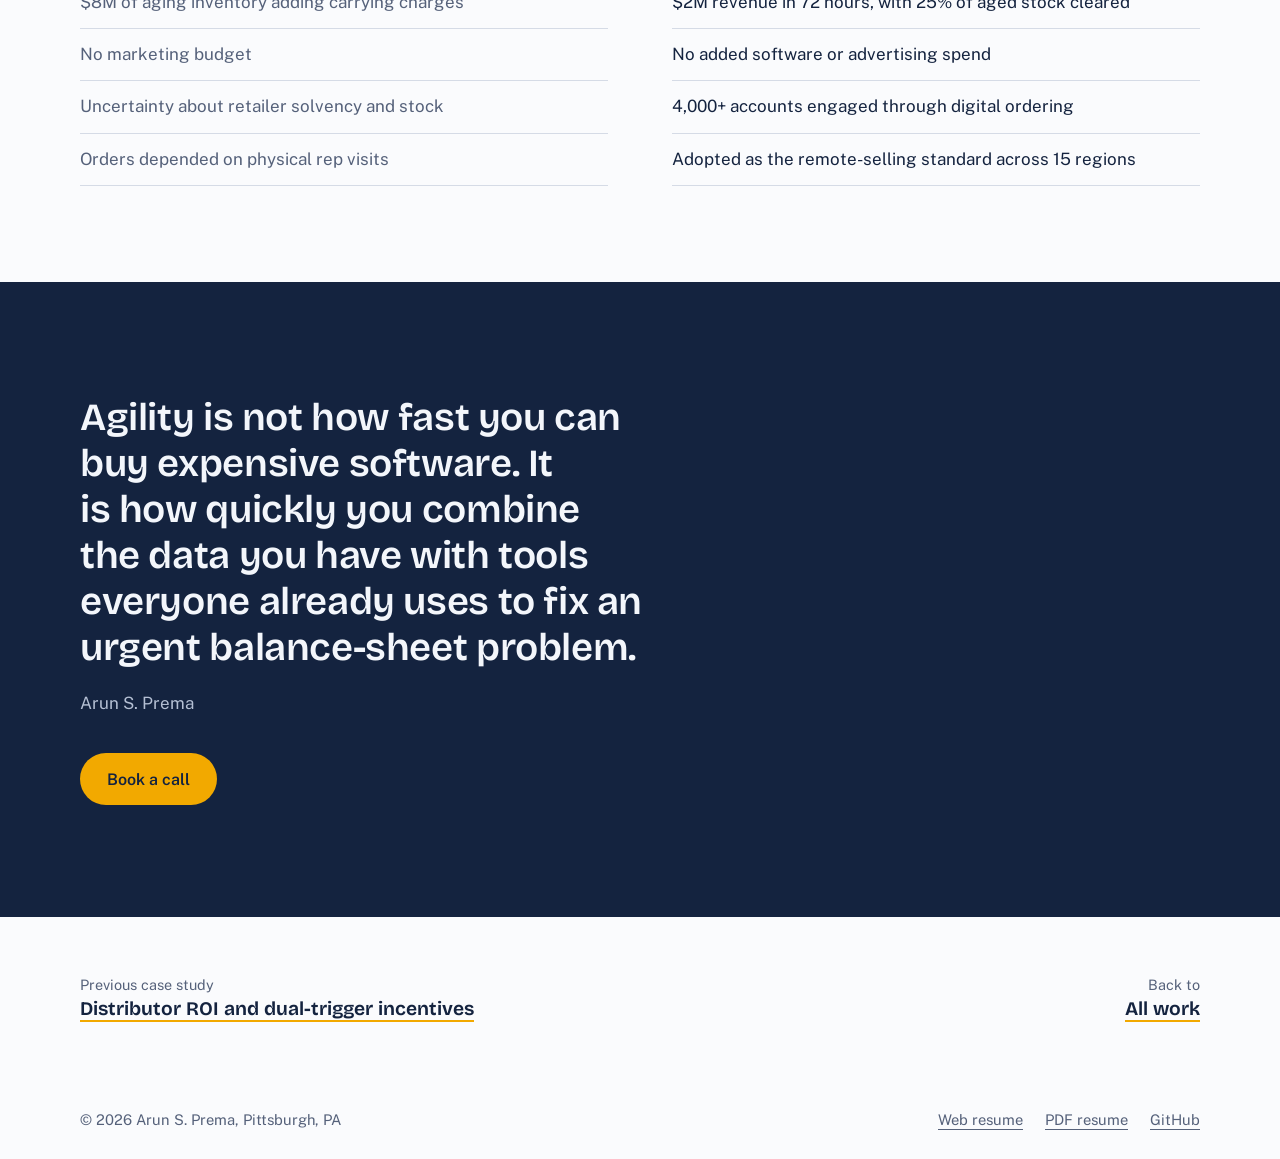
<file: case-studies/crisis-gtm-lockdown.html>
<!DOCTYPE html>
<html lang="en">
<head>
  <meta charset="UTF-8">
  <meta name="viewport" content="width=device-width, initial-scale=1.0">
  <title>Crisis go-to-market during lockdown — Case study | Arun S. Prema</title>
  <meta name="description" content="How Arun S. Prema built a zero-budget digital go-to-market motion during the COVID lockdown at Bajaj Electricals, generating $2M of revenue in 72 hours.">
  <meta name="author" content="Arun S. Prema">
  <link rel="canonical" href="https://arunshanmugamprema.github.io/case-studies/crisis-gtm-lockdown.html">
  <meta name="color-scheme" content="light dark">

  <meta property="og:type" content="article">
  <meta property="og:title" content="Crisis go-to-market during lockdown — Arun S. Prema">
  <meta property="og:description" content="How Arun S. Prema built a zero-budget digital go-to-market motion during the COVID lockdown at Bajaj Electricals, generating $2M of revenue in 72 hours.">
  <meta property="og:url" content="https://arunshanmugamprema.github.io/case-studies/crisis-gtm-lockdown.html">
  <meta property="og:image" content="https://arunshanmugamprema.github.io/assets/images/og-preview-navy.png">
  <meta name="twitter:card" content="summary_large_image">

  <link rel="icon" type="image/svg+xml" href="../assets/images/favicon-navy.svg">
  <link rel="preload" href="../assets/fonts/bricolage-grotesque-latin-wght-normal.woff2" as="font" type="font/woff2" crossorigin>
  <link rel="preload" href="../assets/fonts/public-sans-latin-wght-normal.woff2" as="font" type="font/woff2" crossorigin>
  <link rel="stylesheet" href="../assets/css/site.css?v=navy">
  <link rel="stylesheet" href="../assets/css/case-study.css?v=navy">

  <script>
    /* Apply a saved colour theme before first paint */
    try { var t = localStorage.getItem('theme'); if (t === 'light' || t === 'dark') document.documentElement.dataset.theme = t; } catch (e) {}
  </script>
</head>
<body>
  <a class="skip-link" href="#main">Skip to content</a>

  <header class="site-header">
    <div class="wrap header-row">
      <a class="brand" href="../">Arun S. Prema</a>
      <nav class="site-nav" aria-label="Main">
        <a href="../#work">Work</a>
        <a href="../#about">About</a>
        <a href="../resume/">Resume</a>
        <a class="nav-cta" href="../#contact">Contact</a>
      </nav>
      <button class="theme-toggle" type="button" aria-label="Switch colour theme">
        <svg viewBox="0 0 24 24" width="18" height="18" aria-hidden="true"><path d="M12 3a9 9 0 1 0 0 18V3z" fill="currentColor"/><circle cx="12" cy="12" r="9" fill="none" stroke="currentColor" stroke-width="2"/></svg>
      </button>
    </div>
  </header>

  <main id="main">
    <article>
      <header class="cs-hero wrap">
        <a class="cs-back" href="../#work">All work</a>
        <p class="cs-where">Case study, Bajaj Electricals</p>
        <h1>Crisis go-to-market during lockdown</h1>
        <p class="cs-lede">During the 2020 lockdown I built a zero-cost digital ordering channel in days. It brought in $2M of revenue in 72 hours.</p>
        <dl class="cs-facts"><div><dt>Organization</dt><dd>Bajaj Electricals</dd></div><div><dt>Role</dt><dd>Sales Strategy &amp; Operations Lead</dd></div><div><dt>Scope</dt><dd>4,000+ retail accounts, 15 regions, 95 sales reps</dd></div><div><dt>Tools</dt><dd>WhatsApp Business, Google Forms, Python analytics</dd></div></dl>
      </header>

      <section class="cs-results">
        <div class="wrap">
          <h2>What moved</h2>
          <div class="cs-results-grid">
            <figure class="shift" style="--from:0%; --to:83.33%; --lo:0%; --span:83.33%" data-dir="up">
              <figcaption>Share of $8M aged inventory cleared</figcaption>
              <div class="shift-track" role="img" aria-label="Share of 8 million dollars of aged inventory cleared went from 0 percent to 25 percent in 3 days">
                <span class="shift-bar"></span>
                <span class="shift-from"></span>
                <span class="shift-to"></span>
                <span class="shift-label is-from">0%<small>before</small></span>
                <span class="shift-label is-to">25%<small>after 3 days</small></span>
              </div>
              <div class="shift-axis" aria-hidden="true"><span>0</span><span>30%</span></div>
            </figure>
            <dl class="cs-numbers"><div><dt>$2M</dt><dd>revenue in 72 hours</dd></div><div><dt>$0</dt><dd>added marketing spend</dd></div><div><dt>4,000+</dt><dd>retail accounts reached</dd></div></dl>
          </div>
        </div>
      </section>

      <section class="cs-section wrap">
        <h2>Retail stopped, $8M of stock frozen</h2>
        <div class="cs-body">
          <p>In spring 2020, lockdowns froze the consumer durables trade. Field visits were prohibited. Distributor counters closed. Order-taking stopped overnight.</p>
          <p>Over $8M of aging inventory sat in regional warehouses, with carrying costs rising daily. Budgets were frozen, so there was no marketing money.</p>
          <p>Waiting meant write-downs and lost share. We needed a working go-to-market motion within 72 hours.</p>
        </div>
      </section>

      <section class="cs-section wrap">
        <h2>What I did</h2>
        <div class="cs-body">
          <p>Custom software through central IT would have taken 4 to 6 months. We had days.</p>
          <ol class="cs-steps">
            <li><strong>Segmented micro-markets</strong><p>I matched 4,000+ accounts to local lockdown severity tiers. That isolated stores that were partly open or about to reopen.</p></li>
            <li><strong>Repositioned the product</strong><p>Premium anti-bacterial and anti-viral fans had sold slowly because of price. We presented them as hygiene and air-circulation essentials for shops and clinics.</p></li>
            <li><strong>Built a simple order funnel</strong><p>WhatsApp Business kits carried short demo clips and spec cards. A Google Forms order page fed distributor fulfillment queues.</p></li>
            <li><strong>Mobilized the field team</strong><p>95 reps joined daily morning video briefings on remote selling, objection handling and digital order confirmation.</p></li>
          </ol>
        </div>
      </section>

      <section class="cs-section wrap">
        <h2>From emergency response to permanent capability</h2>
        <div class="cs-body">
          <p>The campaign cleared a quarter of the aged inventory without discounting margins.</p>
          <p>It also showed that tier-2 and tier-3 retailers will order through digital channels when the interface is familiar. Leadership kept the remote motion as a permanent national model. It lowered the cost to serve long-tail, rural accounts.</p>
        </div>
      </section>

      <section class="cs-compare wrap">
        <h2>Before and after</h2>
        <div class="cs-compare-grid">
          <div class="is-before"><h3>Before</h3><ul><li>Sales halted, with reps idle at home</li><li>$8M of aging inventory adding carrying charges</li><li>No marketing budget</li><li>Uncertainty about retailer solvency and stock</li><li>Orders depended on physical rep visits</li></ul></div>
          <div class="is-after"><h3>After</h3><ul><li>95 reps selling remotely within 1 week</li><li>$2M revenue in 72 hours, with 25% of aged stock cleared</li><li>No added software or advertising spend</li><li>4,000+ accounts engaged through digital ordering</li><li>Adopted as the remote-selling standard across 15 regions</li></ul></div>
        </div>
      </section>

      <section class="cs-takeaway">
        <div class="wrap">
          <blockquote>
            <p>Agility is not how fast you can buy expensive software. It is how quickly you combine the data you have with tools everyone already uses to fix an urgent balance-sheet problem.</p>
            <footer>Arun S. Prema</footer>
          </blockquote>
          <a class="btn btn-primary" href="https://calendly.com/arunshanmugamprema/30min" target="_blank" rel="noopener">Book a call</a>
        </div>
      </section>
    </article>

    <nav class="cs-pager wrap" aria-label="More case studies">
      <a href="distributor-roi-optimization.html" rel="prev"><small>Previous case study</small><span>Distributor ROI and dual-trigger incentives</span></a>
      <a href="../#work"><small>Back to</small><span>All work</span></a>
    </nav>
  </main>

  <footer class="site-footer">
    <div class="wrap footer-row">
      <p>© 2026 Arun S. Prema, Pittsburgh, PA</p>
      <nav aria-label="Footer">
        <a href="../resume/">Web resume</a>
        <a href="../Resume_Arun_S_Prema.pdf">PDF resume</a>
        <a href="https://github.com/arunshanmugamprema" target="_blank" rel="noopener">GitHub</a>
      </nav>
    </div>
  </footer>

  <script src="../assets/js/site.js?v=navy" defer></script>
  <script data-goatcounter="https://arunsprema.goatcounter.com/count" async src="https://gc.zgo.at/count.js"></script>
</body>
</html>
</file>
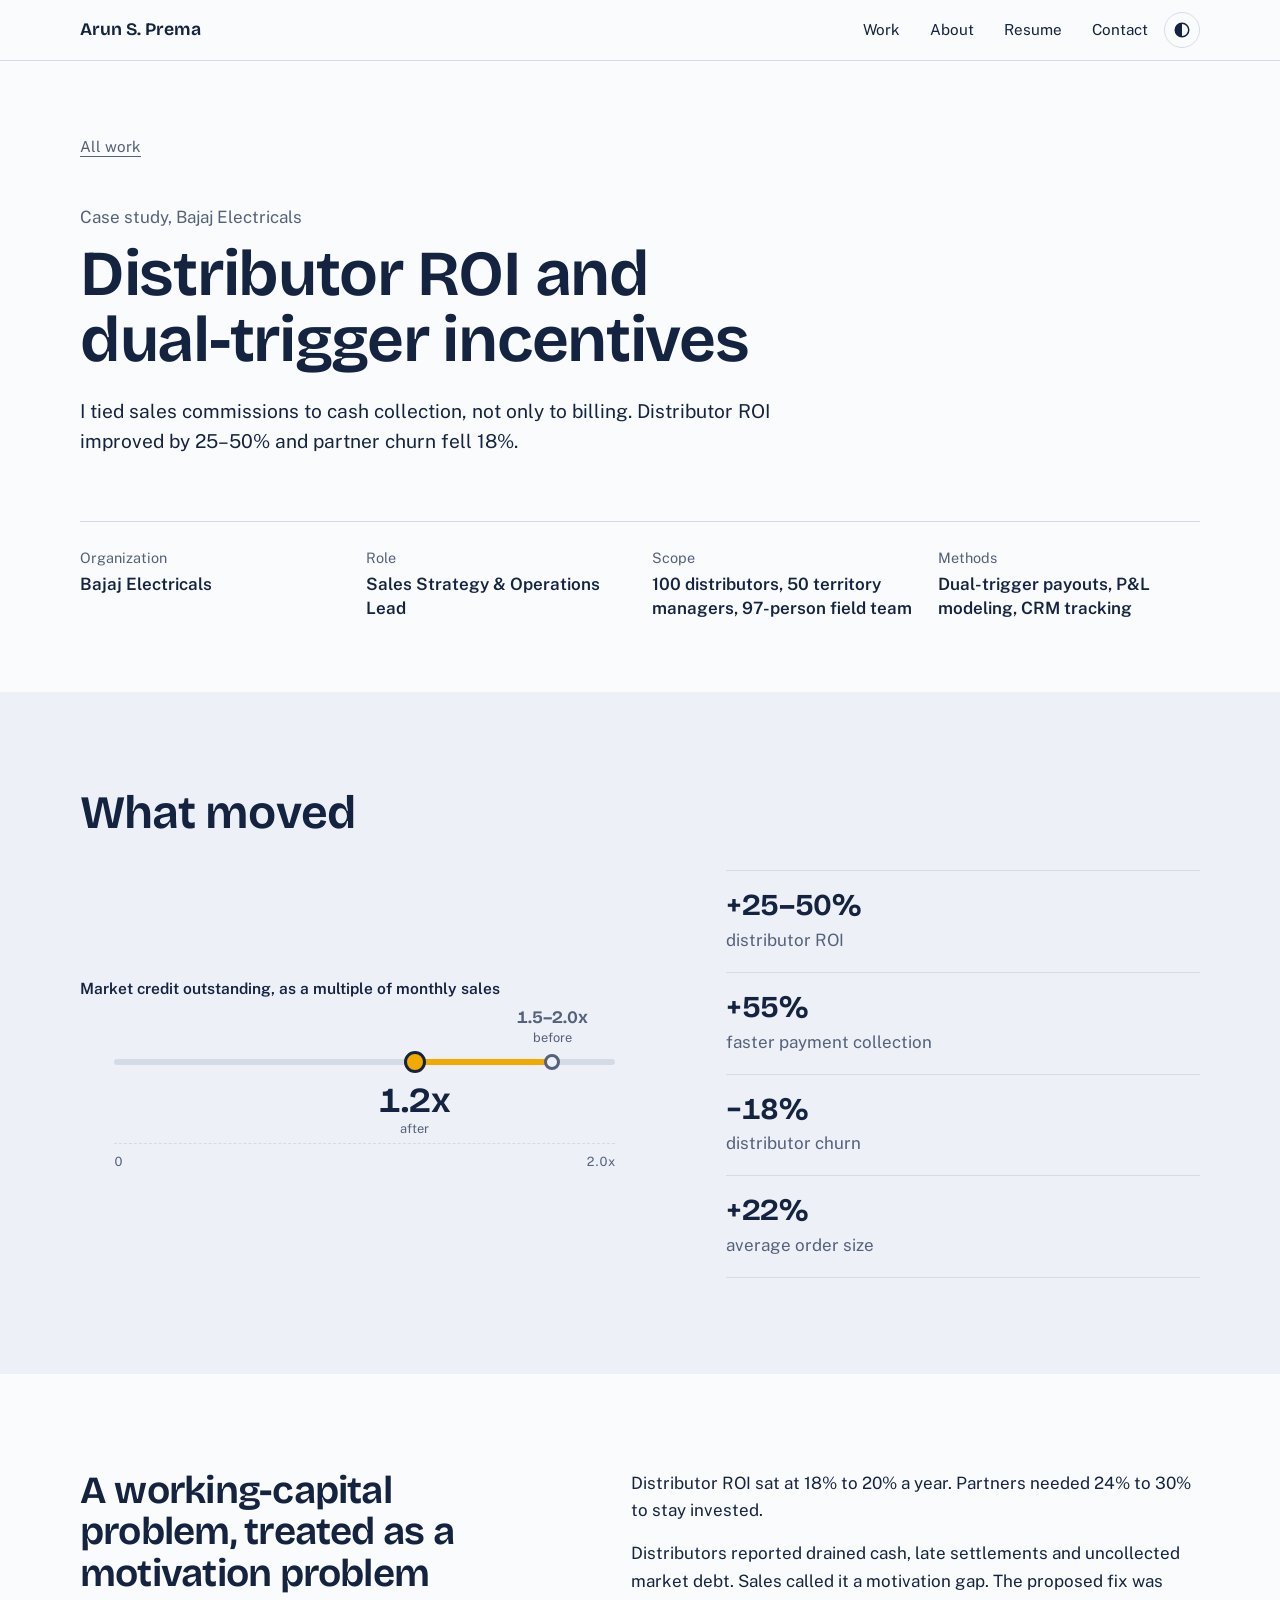
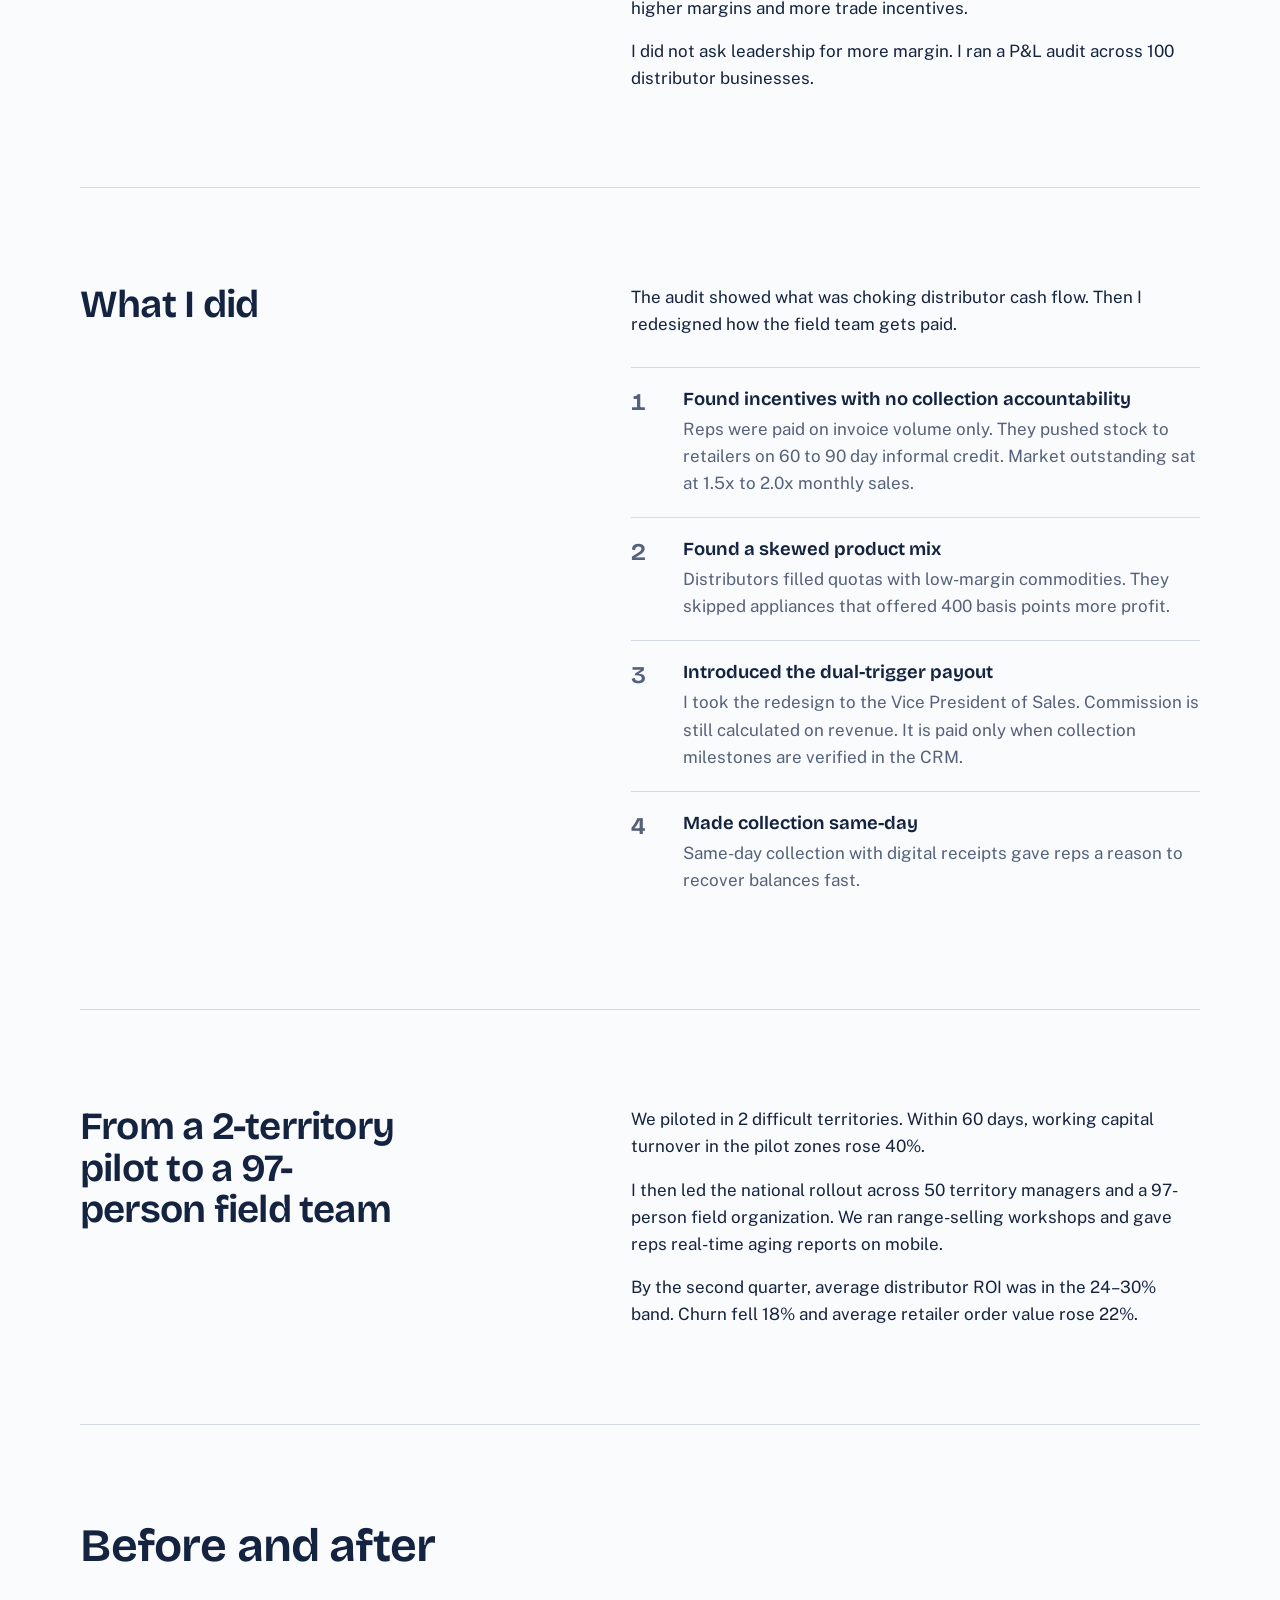
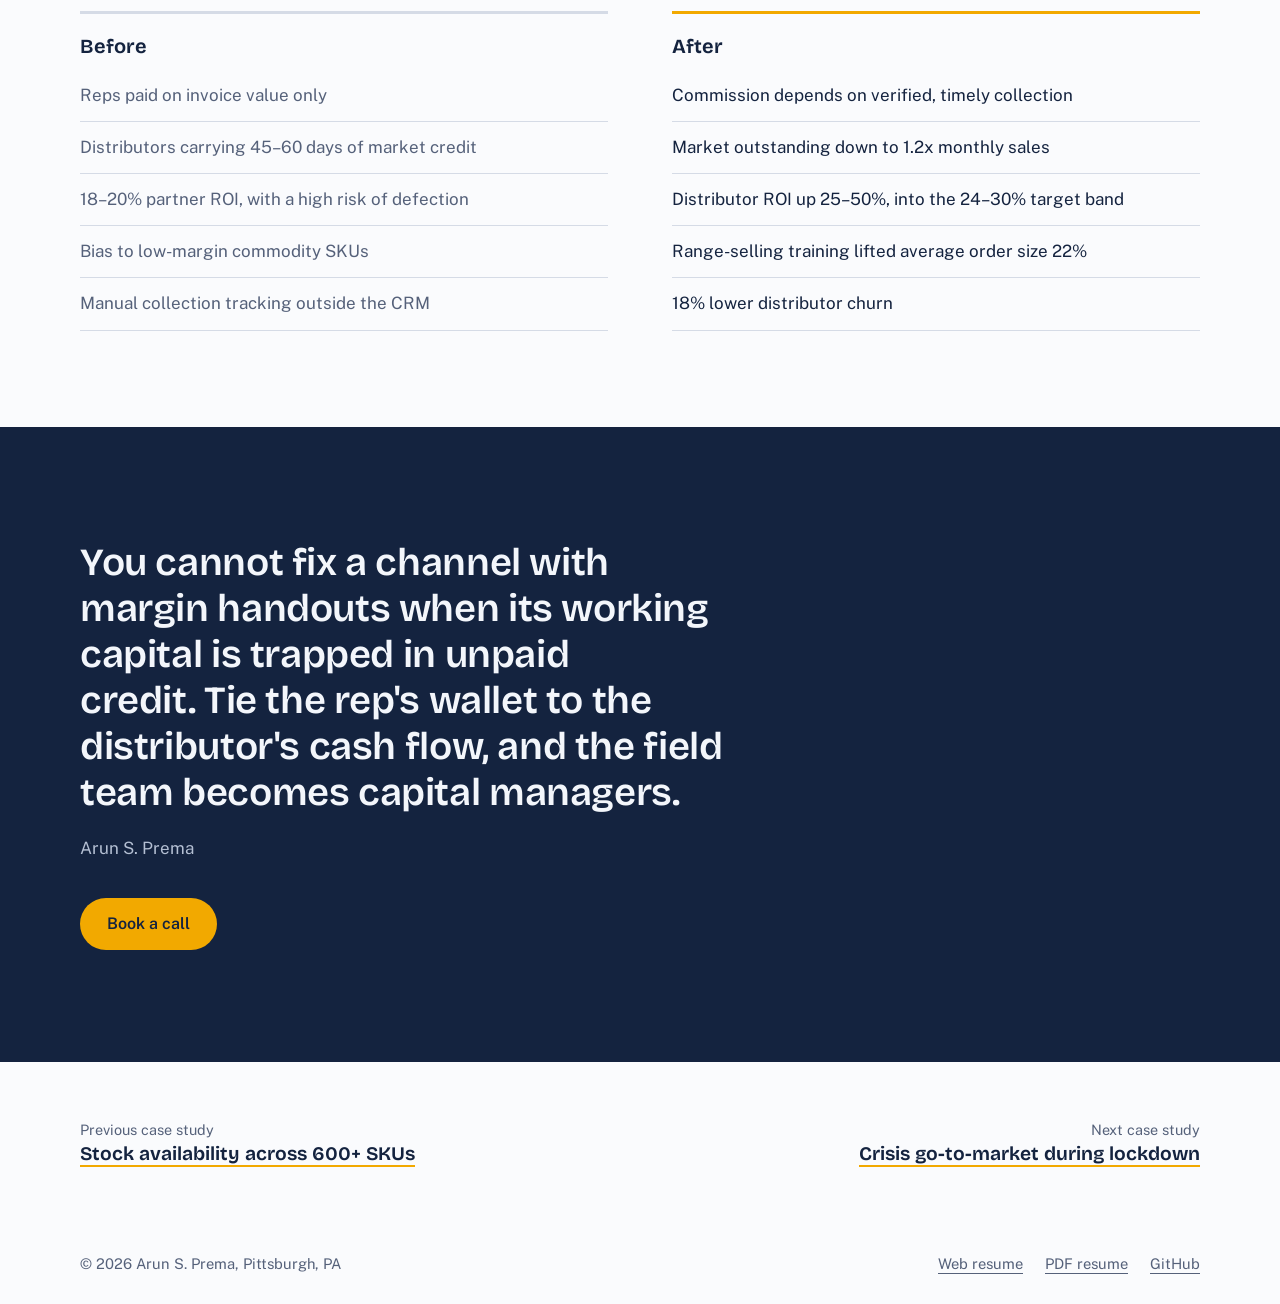
<file: case-studies/distributor-roi-optimization.html>
<!DOCTYPE html>
<html lang="en">
<head>
  <meta charset="UTF-8">
  <meta name="viewport" content="width=device-width, initial-scale=1.0">
  <title>Distributor ROI and dual-trigger incentives — Case study | Arun S. Prema</title>
  <meta name="description" content="How Arun S. Prema restructured distributor economics and field sales compensation at Bajaj Electricals, lifting partner ROI by 25–50% and cutting churn by 18%.">
  <meta name="author" content="Arun S. Prema">
  <link rel="canonical" href="https://arunshanmugamprema.github.io/case-studies/distributor-roi-optimization.html">
  <meta name="color-scheme" content="light dark">

  <meta property="og:type" content="article">
  <meta property="og:title" content="Distributor ROI and dual-trigger incentives — Arun S. Prema">
  <meta property="og:description" content="How Arun S. Prema restructured distributor economics and field sales compensation at Bajaj Electricals, lifting partner ROI by 25–50% and cutting churn by 18%.">
  <meta property="og:url" content="https://arunshanmugamprema.github.io/case-studies/distributor-roi-optimization.html">
  <meta property="og:image" content="https://arunshanmugamprema.github.io/assets/images/og-preview-navy.png">
  <meta name="twitter:card" content="summary_large_image">

  <link rel="icon" type="image/svg+xml" href="../assets/images/favicon-navy.svg">
  <link rel="preload" href="../assets/fonts/bricolage-grotesque-latin-wght-normal.woff2" as="font" type="font/woff2" crossorigin>
  <link rel="preload" href="../assets/fonts/public-sans-latin-wght-normal.woff2" as="font" type="font/woff2" crossorigin>
  <link rel="stylesheet" href="../assets/css/site.css?v=navy">
  <link rel="stylesheet" href="../assets/css/case-study.css?v=navy">

  <script>
    /* Apply a saved colour theme before first paint */
    try { var t = localStorage.getItem('theme'); if (t === 'light' || t === 'dark') document.documentElement.dataset.theme = t; } catch (e) {}
  </script>
</head>
<body>
  <a class="skip-link" href="#main">Skip to content</a>

  <header class="site-header">
    <div class="wrap header-row">
      <a class="brand" href="../">Arun S. Prema</a>
      <nav class="site-nav" aria-label="Main">
        <a href="../#work">Work</a>
        <a href="../#about">About</a>
        <a href="../resume/">Resume</a>
        <a class="nav-cta" href="../#contact">Contact</a>
      </nav>
      <button class="theme-toggle" type="button" aria-label="Switch colour theme">
        <svg viewBox="0 0 24 24" width="18" height="18" aria-hidden="true"><path d="M12 3a9 9 0 1 0 0 18V3z" fill="currentColor"/><circle cx="12" cy="12" r="9" fill="none" stroke="currentColor" stroke-width="2"/></svg>
      </button>
    </div>
  </header>

  <main id="main">
    <article>
      <header class="cs-hero wrap">
        <a class="cs-back" href="../#work">All work</a>
        <p class="cs-where">Case study, Bajaj Electricals</p>
        <h1>Distributor ROI and dual-trigger incentives</h1>
        <p class="cs-lede">I tied sales commissions to cash collection, not only to billing. Distributor ROI improved by 25–50% and partner churn fell 18%.</p>
        <dl class="cs-facts"><div><dt>Organization</dt><dd>Bajaj Electricals</dd></div><div><dt>Role</dt><dd>Sales Strategy &amp; Operations Lead</dd></div><div><dt>Scope</dt><dd>100 distributors, 50 territory managers, 97-person field team</dd></div><div><dt>Methods</dt><dd>Dual-trigger payouts, P&amp;L modeling, CRM tracking</dd></div></dl>
      </header>

      <section class="cs-results">
        <div class="wrap">
          <h2>What moved</h2>
          <div class="cs-results-grid">
            <figure class="shift" style="--from:87.5%; --to:60%; --lo:60%; --span:27.5%" data-dir="down">
              <figcaption>Market credit outstanding, as a multiple of monthly sales</figcaption>
              <div class="shift-track" role="img" aria-label="Market credit outstanding went from 1.5 to 2.0 times monthly sales down to 1.2 times">
                <span class="shift-bar"></span>
                <span class="shift-from"></span>
                <span class="shift-to"></span>
                <span class="shift-label is-from">1.5–2.0x<small>before</small></span>
                <span class="shift-label is-to">1.2x<small>after</small></span>
              </div>
              <div class="shift-axis" aria-hidden="true"><span>0</span><span>2.0x</span></div>
            </figure>
            <dl class="cs-numbers"><div><dt>+25–50%</dt><dd>distributor ROI</dd></div><div><dt>+55%</dt><dd>faster payment collection</dd></div><div><dt>−18%</dt><dd>distributor churn</dd></div><div><dt>+22%</dt><dd>average order size</dd></div></dl>
          </div>
        </div>
      </section>

      <section class="cs-section wrap">
        <h2>A working-capital problem, treated as a motivation problem</h2>
        <div class="cs-body">
          <p>Distributor ROI sat at 18% to 20% a year. Partners needed 24% to 30% to stay invested.</p>
          <p>Distributors reported drained cash, late settlements and uncollected market debt. Sales called it a motivation gap. The proposed fix was higher margins and more trade incentives.</p>
          <p>I did not ask leadership for more margin. I ran a P&amp;L audit across 100 distributor businesses.</p>
        </div>
      </section>

      <section class="cs-section wrap">
        <h2>What I did</h2>
        <div class="cs-body">
          <p>The audit showed what was choking distributor cash flow. Then I redesigned how the field team gets paid.</p>
          <ol class="cs-steps">
            <li><strong>Found incentives with no collection accountability</strong><p>Reps were paid on invoice volume only. They pushed stock to retailers on 60 to 90 day informal credit. Market outstanding sat at 1.5x to 2.0x monthly sales.</p></li>
            <li><strong>Found a skewed product mix</strong><p>Distributors filled quotas with low-margin commodities. They skipped appliances that offered 400 basis points more profit.</p></li>
            <li><strong>Introduced the dual-trigger payout</strong><p>I took the redesign to the Vice President of Sales. Commission is still calculated on revenue. It is paid only when collection milestones are verified in the CRM.</p></li>
            <li><strong>Made collection same-day</strong><p>Same-day collection with digital receipts gave reps a reason to recover balances fast.</p></li>
          </ol>
        </div>
      </section>

      <section class="cs-section wrap">
        <h2>From a 2-territory pilot to a 97-person field team</h2>
        <div class="cs-body">
          <p>We piloted in 2 difficult territories. Within 60 days, working capital turnover in the pilot zones rose 40%.</p>
          <p>I then led the national rollout across 50 territory managers and a 97-person field organization. We ran range-selling workshops and gave reps real-time aging reports on mobile.</p>
          <p>By the second quarter, average distributor ROI was in the 24–30% band. Churn fell 18% and average retailer order value rose 22%.</p>
        </div>
      </section>

      <section class="cs-compare wrap">
        <h2>Before and after</h2>
        <div class="cs-compare-grid">
          <div class="is-before"><h3>Before</h3><ul><li>Reps paid on invoice value only</li><li>Distributors carrying 45–60 days of market credit</li><li>18–20% partner ROI, with a high risk of defection</li><li>Bias to low-margin commodity SKUs</li><li>Manual collection tracking outside the CRM</li></ul></div>
          <div class="is-after"><h3>After</h3><ul><li>Commission depends on verified, timely collection</li><li>Market outstanding down to 1.2x monthly sales</li><li>Distributor ROI up 25–50%, into the 24–30% target band</li><li>Range-selling training lifted average order size 22%</li><li>18% lower distributor churn</li></ul></div>
        </div>
      </section>

      <section class="cs-takeaway">
        <div class="wrap">
          <blockquote>
            <p>You cannot fix a channel with margin handouts when its working capital is trapped in unpaid credit. Tie the rep&#x27;s wallet to the distributor&#x27;s cash flow, and the field team becomes capital managers.</p>
            <footer>Arun S. Prema</footer>
          </blockquote>
          <a class="btn btn-primary" href="https://calendly.com/arunshanmugamprema/30min" target="_blank" rel="noopener">Book a call</a>
        </div>
      </section>
    </article>

    <nav class="cs-pager wrap" aria-label="More case studies">
      <a href="stock-availability-planning.html" rel="prev"><small>Previous case study</small><span>Stock availability across 600+ SKUs</span></a>
      <a href="crisis-gtm-lockdown.html" rel="next"><small>Next case study</small><span>Crisis go-to-market during lockdown</span></a>
    </nav>
  </main>

  <footer class="site-footer">
    <div class="wrap footer-row">
      <p>© 2026 Arun S. Prema, Pittsburgh, PA</p>
      <nav aria-label="Footer">
        <a href="../resume/">Web resume</a>
        <a href="../Resume_Arun_S_Prema.pdf">PDF resume</a>
        <a href="https://github.com/arunshanmugamprema" target="_blank" rel="noopener">GitHub</a>
      </nav>
    </div>
  </footer>

  <script src="../assets/js/site.js?v=navy" defer></script>
  <script data-goatcounter="https://arunsprema.goatcounter.com/count" async src="https://gc.zgo.at/count.js"></script>
</body>
</html>
</file>
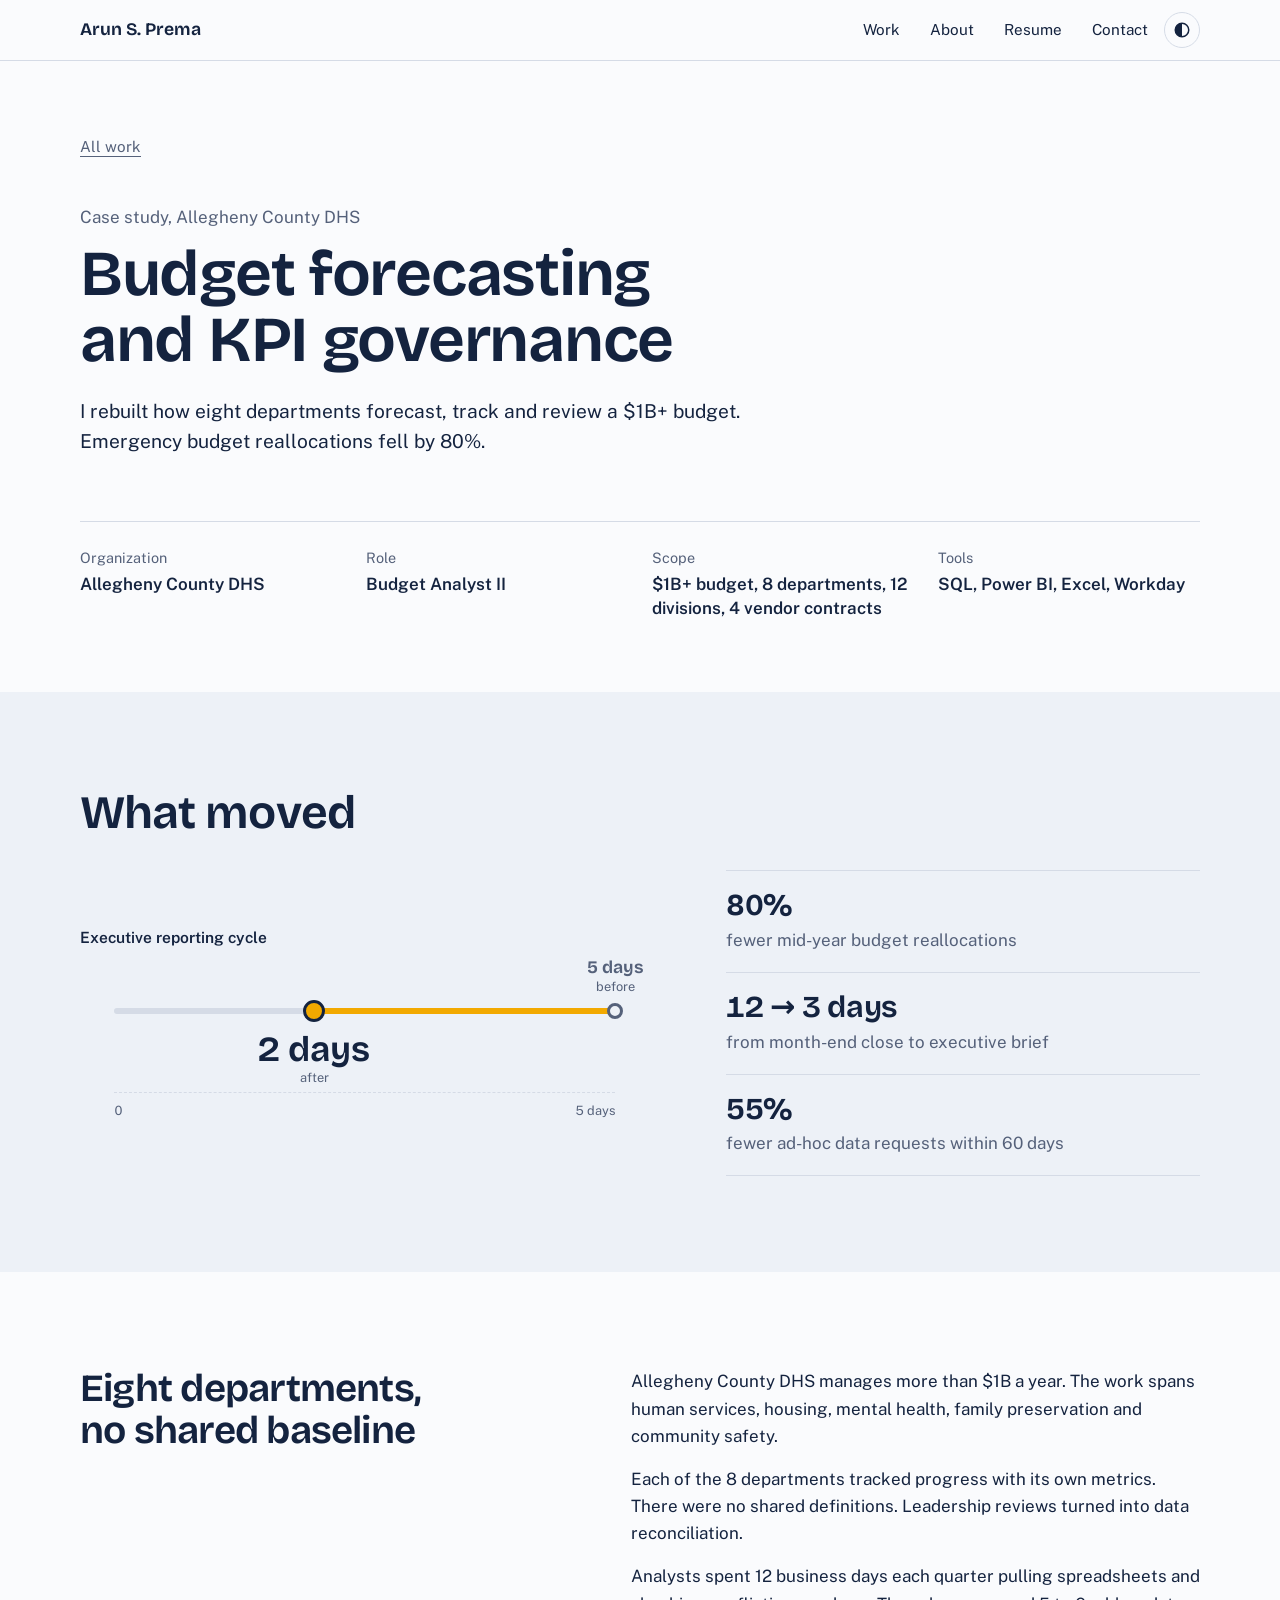
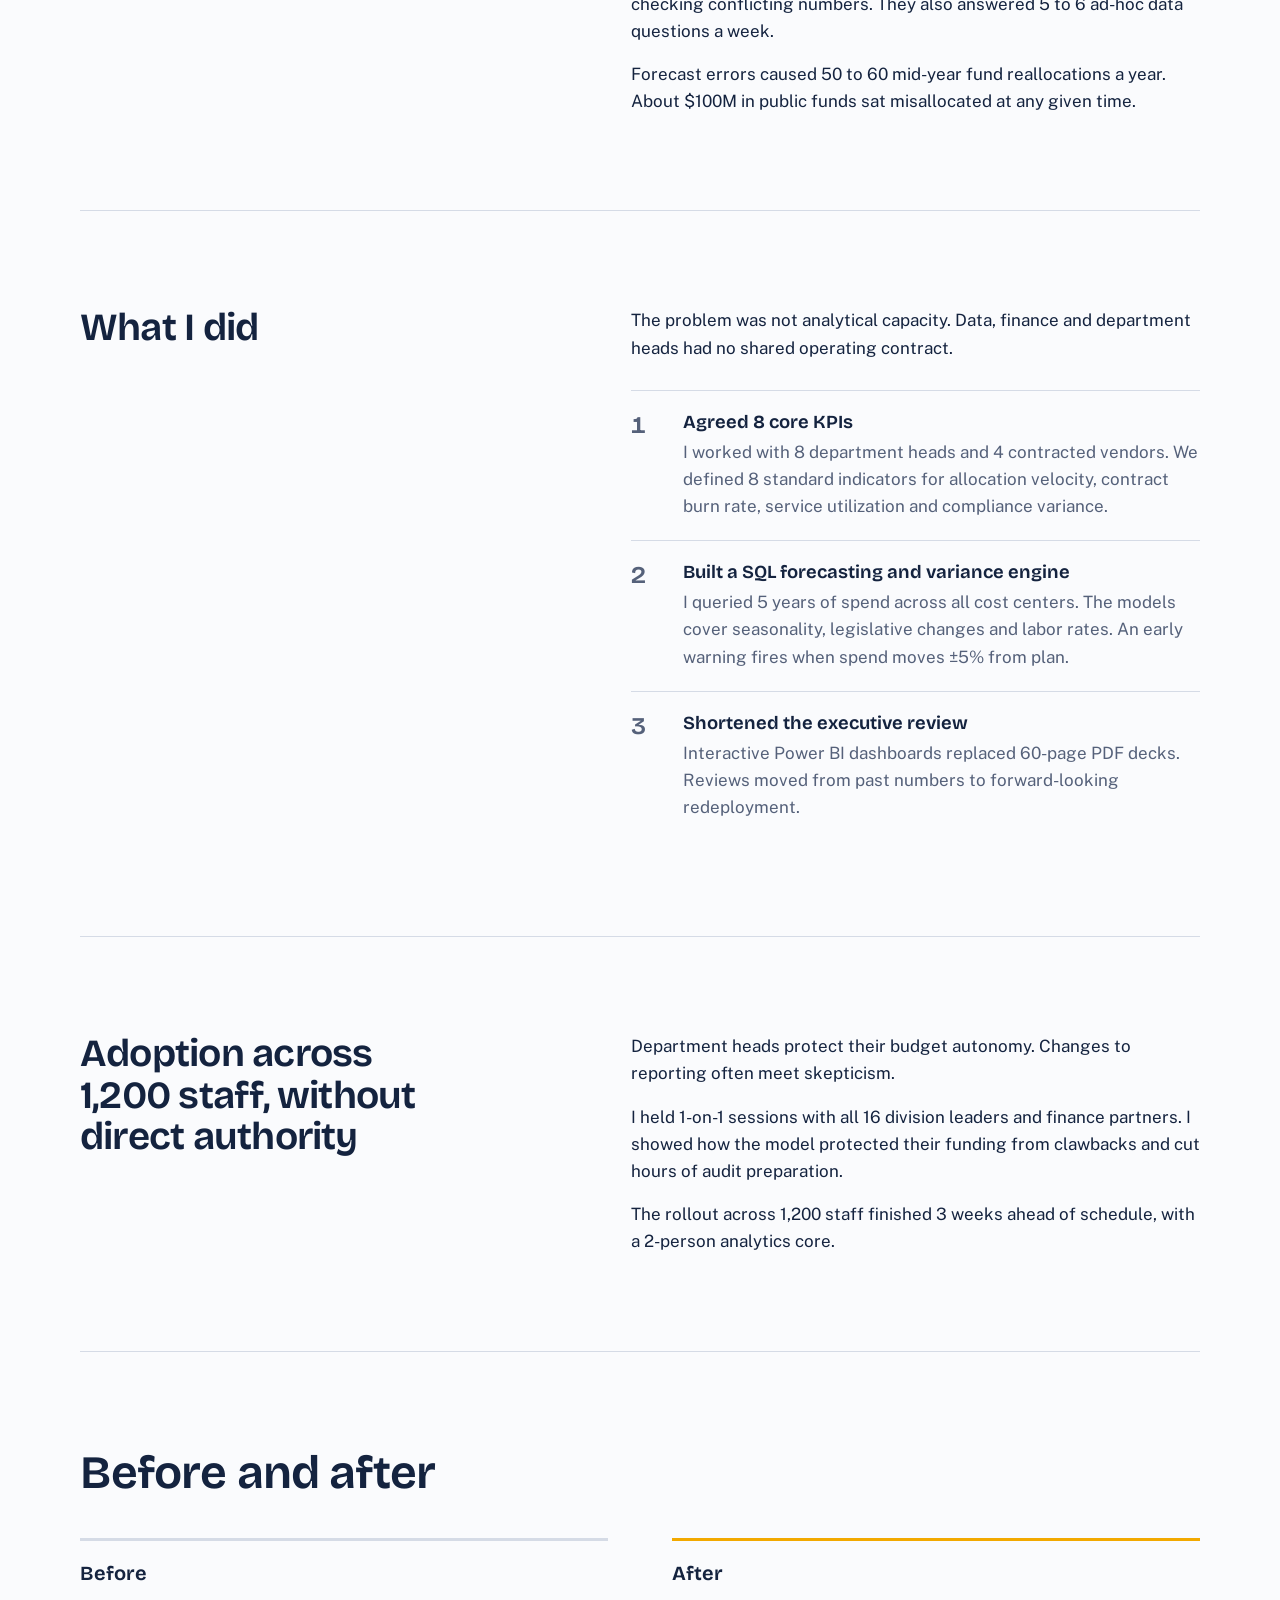
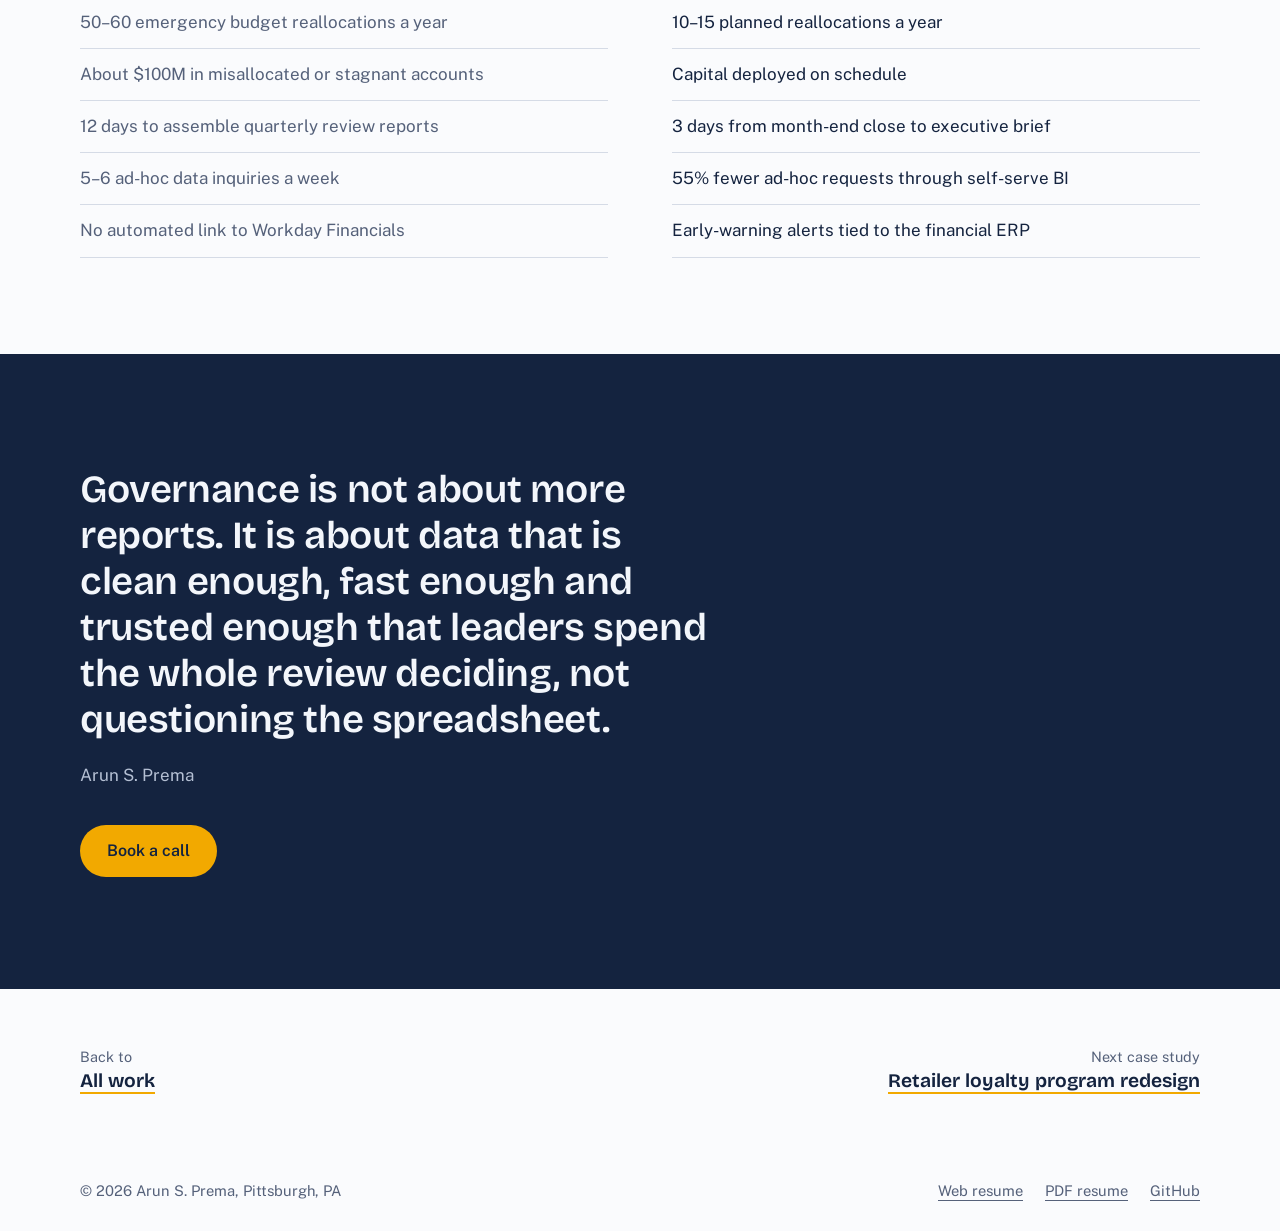
<file: case-studies/kpi-governance-allegheny.html>
<!DOCTYPE html>
<html lang="en">
<head>
  <meta charset="UTF-8">
  <meta name="viewport" content="width=device-width, initial-scale=1.0">
  <title>Budget forecasting and KPI governance — Case study | Arun S. Prema</title>
  <meta name="description" content="How Arun S. Prema built a KPI governance framework and forecasting model across a $1B+ portfolio at Allegheny County DHS, cutting mid-year budget reallocations by 80%.">
  <meta name="author" content="Arun S. Prema">
  <link rel="canonical" href="https://arunshanmugamprema.github.io/case-studies/kpi-governance-allegheny.html">
  <meta name="color-scheme" content="light dark">

  <meta property="og:type" content="article">
  <meta property="og:title" content="Budget forecasting and KPI governance — Arun S. Prema">
  <meta property="og:description" content="How Arun S. Prema built a KPI governance framework and forecasting model across a $1B+ portfolio at Allegheny County DHS, cutting mid-year budget reallocations by 80%.">
  <meta property="og:url" content="https://arunshanmugamprema.github.io/case-studies/kpi-governance-allegheny.html">
  <meta property="og:image" content="https://arunshanmugamprema.github.io/assets/images/og-preview-navy.png">
  <meta name="twitter:card" content="summary_large_image">

  <link rel="icon" type="image/svg+xml" href="../assets/images/favicon-navy.svg">
  <link rel="preload" href="../assets/fonts/bricolage-grotesque-latin-wght-normal.woff2" as="font" type="font/woff2" crossorigin>
  <link rel="preload" href="../assets/fonts/public-sans-latin-wght-normal.woff2" as="font" type="font/woff2" crossorigin>
  <link rel="stylesheet" href="../assets/css/site.css?v=navy">
  <link rel="stylesheet" href="../assets/css/case-study.css?v=navy">

  <script>
    /* Apply a saved colour theme before first paint */
    try { var t = localStorage.getItem('theme'); if (t === 'light' || t === 'dark') document.documentElement.dataset.theme = t; } catch (e) {}
  </script>
</head>
<body>
  <a class="skip-link" href="#main">Skip to content</a>

  <header class="site-header">
    <div class="wrap header-row">
      <a class="brand" href="../">Arun S. Prema</a>
      <nav class="site-nav" aria-label="Main">
        <a href="../#work">Work</a>
        <a href="../#about">About</a>
        <a href="../resume/">Resume</a>
        <a class="nav-cta" href="../#contact">Contact</a>
      </nav>
      <button class="theme-toggle" type="button" aria-label="Switch colour theme">
        <svg viewBox="0 0 24 24" width="18" height="18" aria-hidden="true"><path d="M12 3a9 9 0 1 0 0 18V3z" fill="currentColor"/><circle cx="12" cy="12" r="9" fill="none" stroke="currentColor" stroke-width="2"/></svg>
      </button>
    </div>
  </header>

  <main id="main">
    <article>
      <header class="cs-hero wrap">
        <a class="cs-back" href="../#work">All work</a>
        <p class="cs-where">Case study, Allegheny County DHS</p>
        <h1>Budget forecasting and KPI governance</h1>
        <p class="cs-lede">I rebuilt how eight departments forecast, track and review a $1B+ budget. Emergency budget reallocations fell by 80%.</p>
        <dl class="cs-facts"><div><dt>Organization</dt><dd>Allegheny County DHS</dd></div><div><dt>Role</dt><dd>Budget Analyst II</dd></div><div><dt>Scope</dt><dd>$1B+ budget, 8 departments, 12 divisions, 4 vendor contracts</dd></div><div><dt>Tools</dt><dd>SQL, Power BI, Excel, Workday</dd></div></dl>
      </header>

      <section class="cs-results">
        <div class="wrap">
          <h2>What moved</h2>
          <div class="cs-results-grid">
            <figure class="shift" style="--from:100%; --to:40%; --lo:40%; --span:60%" data-dir="down">
              <figcaption>Executive reporting cycle</figcaption>
              <div class="shift-track" role="img" aria-label="Executive reporting cycle went from 5 days to 2 days">
                <span class="shift-bar"></span>
                <span class="shift-from"></span>
                <span class="shift-to"></span>
                <span class="shift-label is-from">5 days<small>before</small></span>
                <span class="shift-label is-to">2 days<small>after</small></span>
              </div>
              <div class="shift-axis" aria-hidden="true"><span>0</span><span>5 days</span></div>
            </figure>
            <dl class="cs-numbers"><div><dt>80%</dt><dd>fewer mid-year budget reallocations</dd></div><div><dt>12 → 3 days</dt><dd>from month-end close to executive brief</dd></div><div><dt>55%</dt><dd>fewer ad-hoc data requests within 60 days</dd></div></dl>
          </div>
        </div>
      </section>

      <section class="cs-section wrap">
        <h2>Eight departments, no shared baseline</h2>
        <div class="cs-body">
          <p>Allegheny County DHS manages more than $1B a year. The work spans human services, housing, mental health, family preservation and community safety.</p>
          <p>Each of the 8 departments tracked progress with its own metrics. There were no shared definitions. Leadership reviews turned into data reconciliation.</p>
          <p>Analysts spent 12 business days each quarter pulling spreadsheets and checking conflicting numbers. They also answered 5 to 6 ad-hoc data questions a week.</p>
          <p>Forecast errors caused 50 to 60 mid-year fund reallocations a year. About $100M in public funds sat misallocated at any given time.</p>
        </div>
      </section>

      <section class="cs-section wrap">
        <h2>What I did</h2>
        <div class="cs-body">
          <p>The problem was not analytical capacity. Data, finance and department heads had no shared operating contract.</p>
          <ol class="cs-steps">
            <li><strong>Agreed 8 core KPIs</strong><p>I worked with 8 department heads and 4 contracted vendors. We defined 8 standard indicators for allocation velocity, contract burn rate, service utilization and compliance variance.</p></li>
            <li><strong>Built a SQL forecasting and variance engine</strong><p>I queried 5 years of spend across all cost centers. The models cover seasonality, legislative changes and labor rates. An early warning fires when spend moves ±5% from plan.</p></li>
            <li><strong>Shortened the executive review</strong><p>Interactive Power BI dashboards replaced 60-page PDF decks. Reviews moved from past numbers to forward-looking redeployment.</p></li>
          </ol>
        </div>
      </section>

      <section class="cs-section wrap">
        <h2>Adoption across 1,200 staff, without direct authority</h2>
        <div class="cs-body">
          <p>Department heads protect their budget autonomy. Changes to reporting often meet skepticism.</p>
          <p>I held 1-on-1 sessions with all 16 division leaders and finance partners. I showed how the model protected their funding from clawbacks and cut hours of audit preparation.</p>
          <p>The rollout across 1,200 staff finished 3 weeks ahead of schedule, with a 2-person analytics core.</p>
        </div>
      </section>

      <section class="cs-compare wrap">
        <h2>Before and after</h2>
        <div class="cs-compare-grid">
          <div class="is-before"><h3>Before</h3><ul><li>50–60 emergency budget reallocations a year</li><li>About $100M in misallocated or stagnant accounts</li><li>12 days to assemble quarterly review reports</li><li>5–6 ad-hoc data inquiries a week</li><li>No automated link to Workday Financials</li></ul></div>
          <div class="is-after"><h3>After</h3><ul><li>10–15 planned reallocations a year</li><li>Capital deployed on schedule</li><li>3 days from month-end close to executive brief</li><li>55% fewer ad-hoc requests through self-serve BI</li><li>Early-warning alerts tied to the financial ERP</li></ul></div>
        </div>
      </section>

      <section class="cs-takeaway">
        <div class="wrap">
          <blockquote>
            <p>Governance is not about more reports. It is about data that is clean enough, fast enough and trusted enough that leaders spend the whole review deciding, not questioning the spreadsheet.</p>
            <footer>Arun S. Prema</footer>
          </blockquote>
          <a class="btn btn-primary" href="https://calendly.com/arunshanmugamprema/30min" target="_blank" rel="noopener">Book a call</a>
        </div>
      </section>
    </article>

    <nav class="cs-pager wrap" aria-label="More case studies">
      <a href="../#work"><small>Back to</small><span>All work</span></a>
      <a href="loyalty-program-redesign.html" rel="next"><small>Next case study</small><span>Retailer loyalty program redesign</span></a>
    </nav>
  </main>

  <footer class="site-footer">
    <div class="wrap footer-row">
      <p>© 2026 Arun S. Prema, Pittsburgh, PA</p>
      <nav aria-label="Footer">
        <a href="../resume/">Web resume</a>
        <a href="../Resume_Arun_S_Prema.pdf">PDF resume</a>
        <a href="https://github.com/arunshanmugamprema" target="_blank" rel="noopener">GitHub</a>
      </nav>
    </div>
  </footer>

  <script src="../assets/js/site.js?v=navy" defer></script>
  <script data-goatcounter="https://arunsprema.goatcounter.com/count" async src="https://gc.zgo.at/count.js"></script>
</body>
</html>
</file>
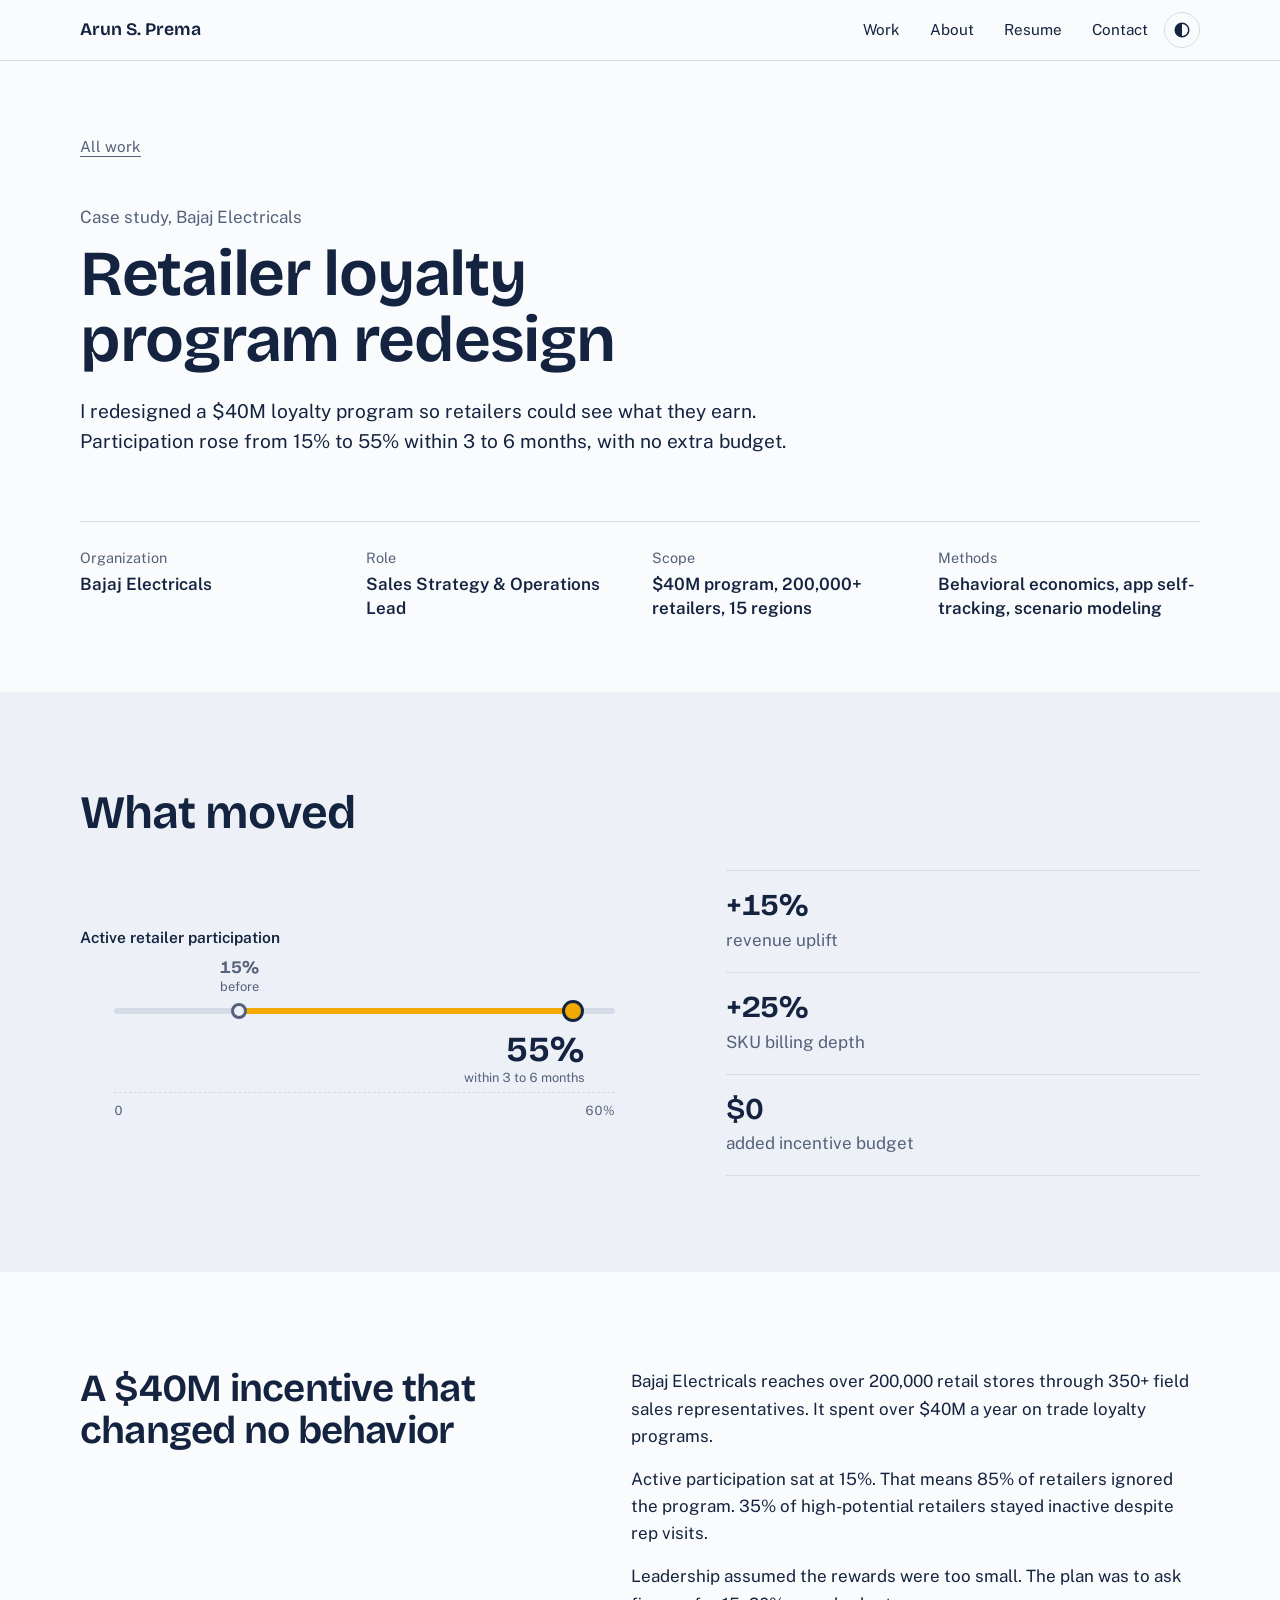
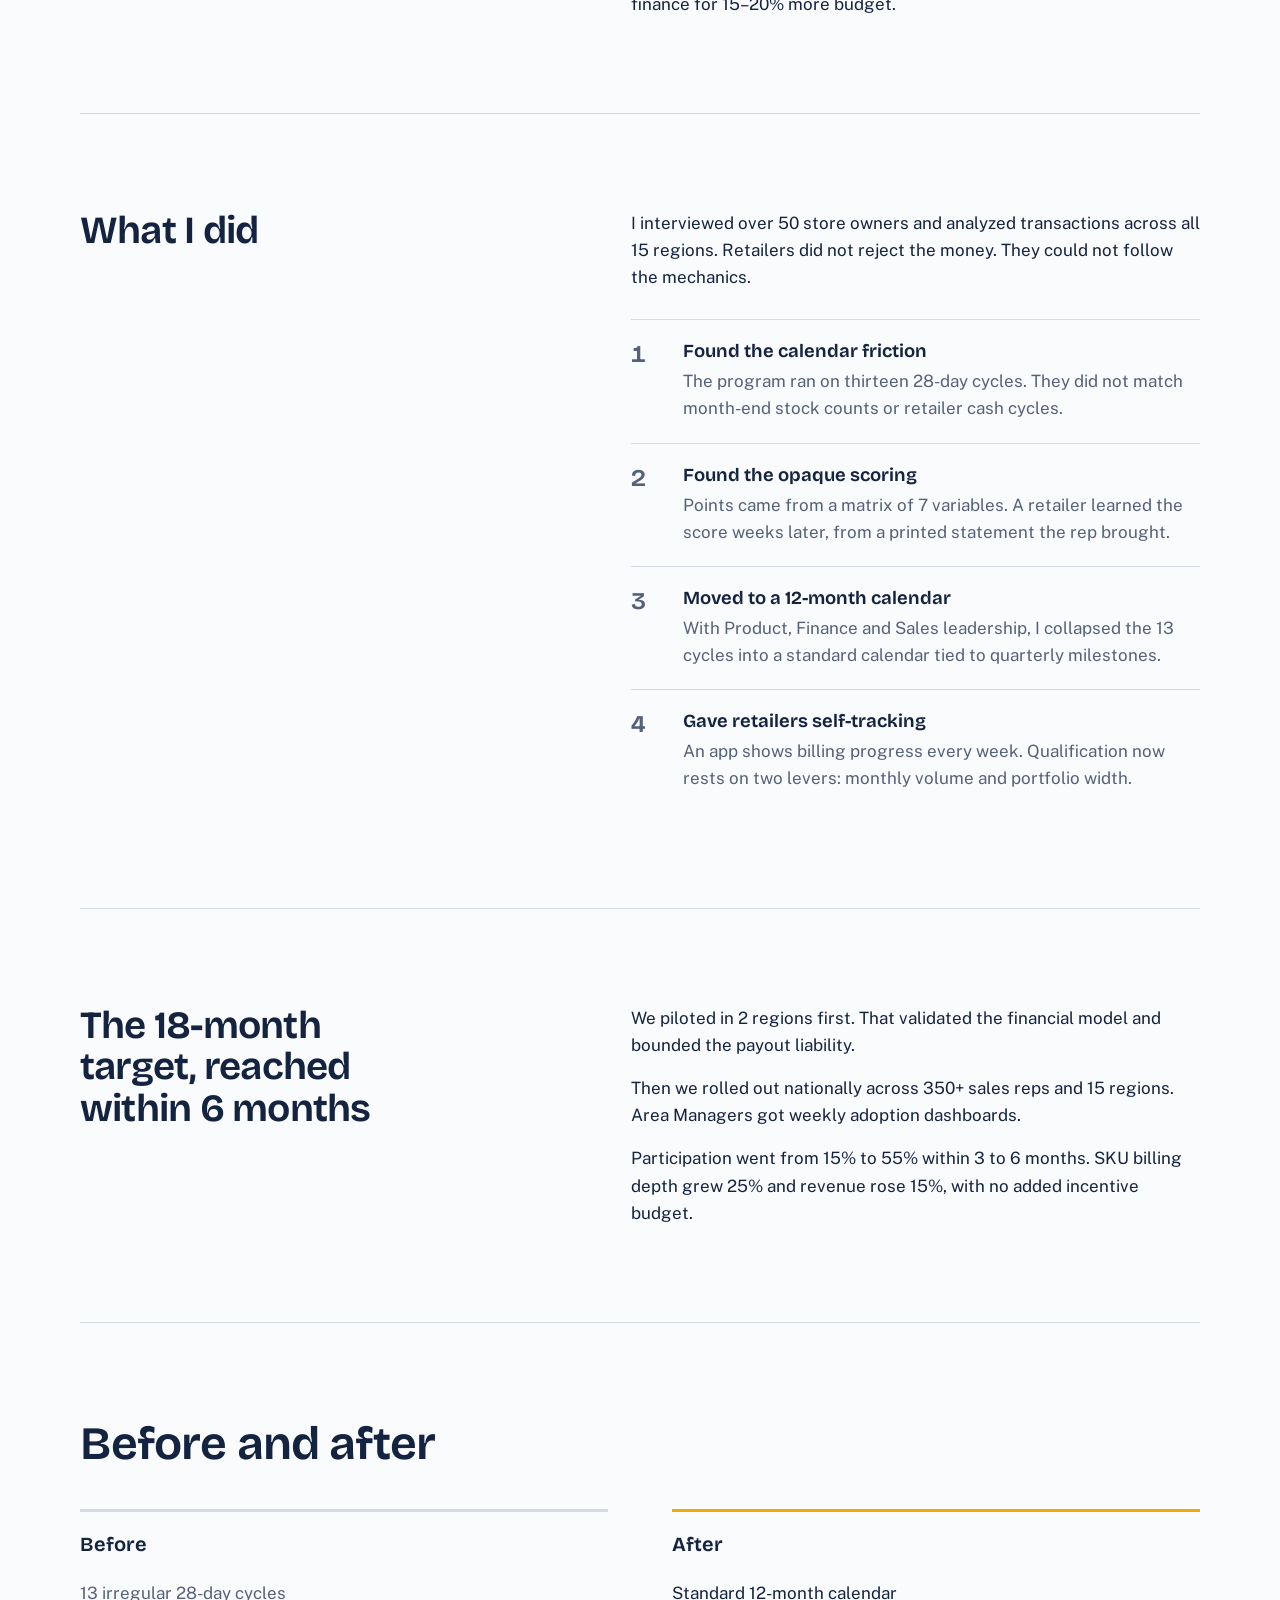
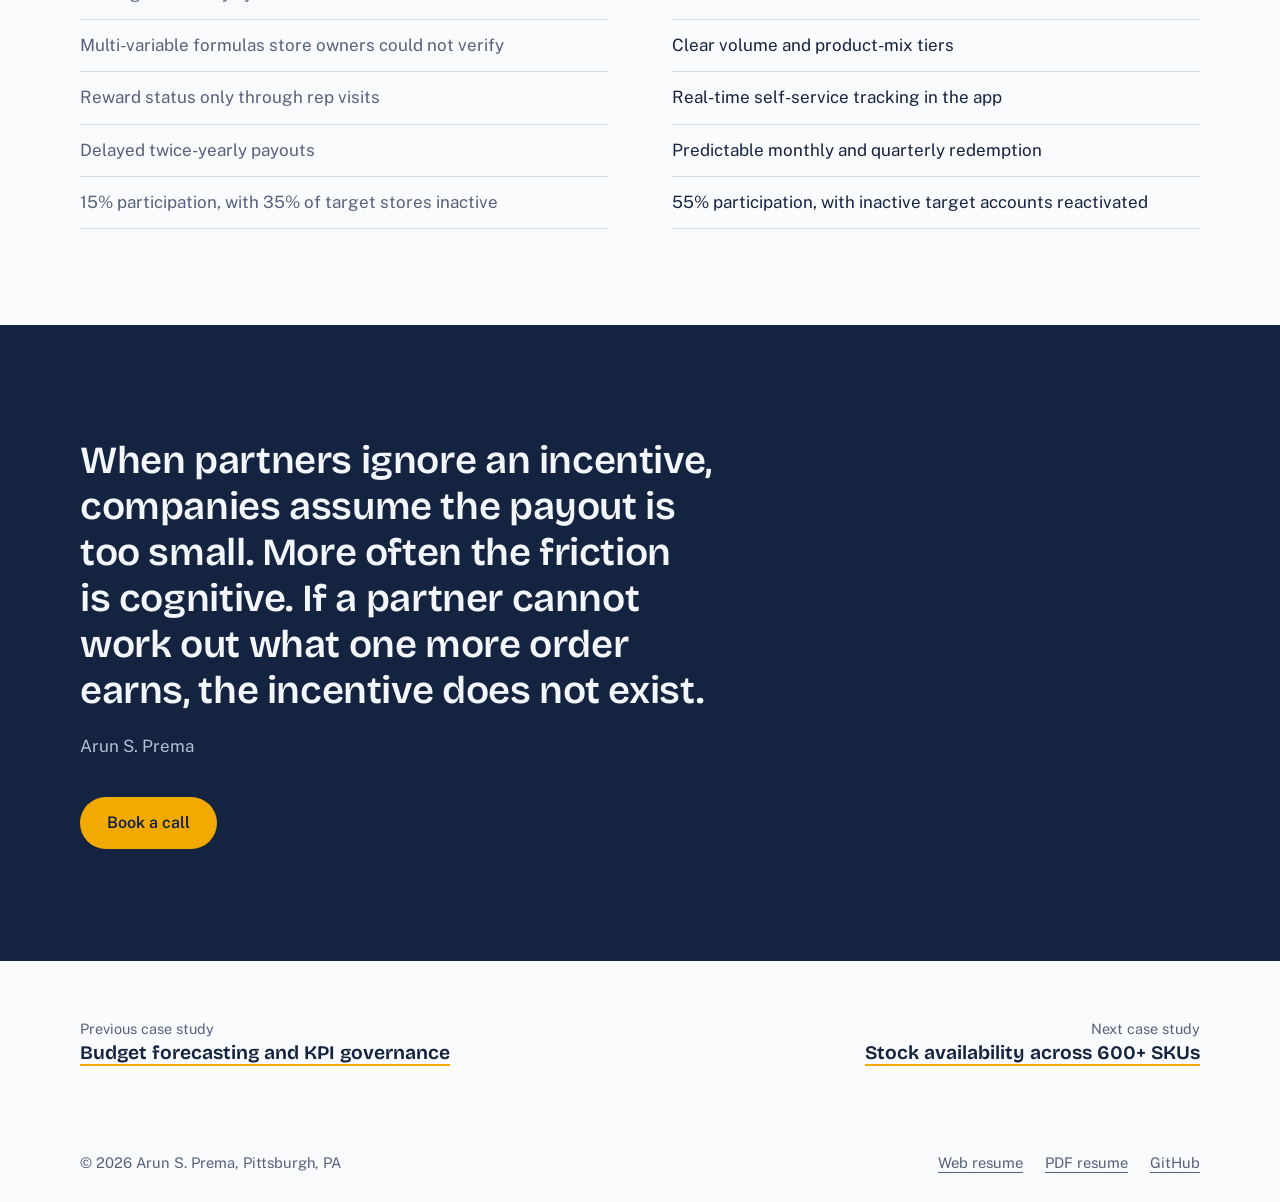
<file: case-studies/loyalty-program-redesign.html>
<!DOCTYPE html>
<html lang="en">
<head>
  <meta charset="UTF-8">
  <meta name="viewport" content="width=device-width, initial-scale=1.0">
  <title>Retailer loyalty program redesign — Case study | Arun S. Prema</title>
  <meta name="description" content="How Arun S. Prema redesigned a $40M retailer loyalty program at Bajaj Electricals, lifting active participation from 15% to 55% within 3 to 6 months.">
  <meta name="author" content="Arun S. Prema">
  <link rel="canonical" href="https://arunshanmugamprema.github.io/case-studies/loyalty-program-redesign.html">
  <meta name="color-scheme" content="light dark">

  <meta property="og:type" content="article">
  <meta property="og:title" content="Retailer loyalty program redesign — Arun S. Prema">
  <meta property="og:description" content="How Arun S. Prema redesigned a $40M retailer loyalty program at Bajaj Electricals, lifting active participation from 15% to 55% within 3 to 6 months.">
  <meta property="og:url" content="https://arunshanmugamprema.github.io/case-studies/loyalty-program-redesign.html">
  <meta property="og:image" content="https://arunshanmugamprema.github.io/assets/images/og-preview-navy.png">
  <meta name="twitter:card" content="summary_large_image">

  <link rel="icon" type="image/svg+xml" href="../assets/images/favicon-navy.svg">
  <link rel="preload" href="../assets/fonts/bricolage-grotesque-latin-wght-normal.woff2" as="font" type="font/woff2" crossorigin>
  <link rel="preload" href="../assets/fonts/public-sans-latin-wght-normal.woff2" as="font" type="font/woff2" crossorigin>
  <link rel="stylesheet" href="../assets/css/site.css?v=navy">
  <link rel="stylesheet" href="../assets/css/case-study.css?v=navy">

  <script>
    /* Apply a saved colour theme before first paint */
    try { var t = localStorage.getItem('theme'); if (t === 'light' || t === 'dark') document.documentElement.dataset.theme = t; } catch (e) {}
  </script>
</head>
<body>
  <a class="skip-link" href="#main">Skip to content</a>

  <header class="site-header">
    <div class="wrap header-row">
      <a class="brand" href="../">Arun S. Prema</a>
      <nav class="site-nav" aria-label="Main">
        <a href="../#work">Work</a>
        <a href="../#about">About</a>
        <a href="../resume/">Resume</a>
        <a class="nav-cta" href="../#contact">Contact</a>
      </nav>
      <button class="theme-toggle" type="button" aria-label="Switch colour theme">
        <svg viewBox="0 0 24 24" width="18" height="18" aria-hidden="true"><path d="M12 3a9 9 0 1 0 0 18V3z" fill="currentColor"/><circle cx="12" cy="12" r="9" fill="none" stroke="currentColor" stroke-width="2"/></svg>
      </button>
    </div>
  </header>

  <main id="main">
    <article>
      <header class="cs-hero wrap">
        <a class="cs-back" href="../#work">All work</a>
        <p class="cs-where">Case study, Bajaj Electricals</p>
        <h1>Retailer loyalty program redesign</h1>
        <p class="cs-lede">I redesigned a $40M loyalty program so retailers could see what they earn. Participation rose from 15% to 55% within 3 to 6 months, with no extra budget.</p>
        <dl class="cs-facts"><div><dt>Organization</dt><dd>Bajaj Electricals</dd></div><div><dt>Role</dt><dd>Sales Strategy &amp; Operations Lead</dd></div><div><dt>Scope</dt><dd>$40M program, 200,000+ retailers, 15 regions</dd></div><div><dt>Methods</dt><dd>Behavioral economics, app self-tracking, scenario modeling</dd></div></dl>
      </header>

      <section class="cs-results">
        <div class="wrap">
          <h2>What moved</h2>
          <div class="cs-results-grid">
            <figure class="shift" style="--from:25%; --to:91.67%; --lo:25%; --span:66.67%" data-dir="up">
              <figcaption>Active retailer participation</figcaption>
              <div class="shift-track" role="img" aria-label="Active retailer participation went from 15 percent to 55 percent">
                <span class="shift-bar"></span>
                <span class="shift-from"></span>
                <span class="shift-to"></span>
                <span class="shift-label is-from">15%<small>before</small></span>
                <span class="shift-label is-to at-end">55%<small>within 3 to 6 months</small></span>
              </div>
              <div class="shift-axis" aria-hidden="true"><span>0</span><span>60%</span></div>
            </figure>
            <dl class="cs-numbers"><div><dt>+15%</dt><dd>revenue uplift</dd></div><div><dt>+25%</dt><dd>SKU billing depth</dd></div><div><dt>$0</dt><dd>added incentive budget</dd></div></dl>
          </div>
        </div>
      </section>

      <section class="cs-section wrap">
        <h2>A $40M incentive that changed no behavior</h2>
        <div class="cs-body">
          <p>Bajaj Electricals reaches over 200,000 retail stores through 350+ field sales representatives. It spent over $40M a year on trade loyalty programs.</p>
          <p>Active participation sat at 15%. That means 85% of retailers ignored the program. 35% of high-potential retailers stayed inactive despite rep visits.</p>
          <p>Leadership assumed the rewards were too small. The plan was to ask finance for 15–20% more budget.</p>
        </div>
      </section>

      <section class="cs-section wrap">
        <h2>What I did</h2>
        <div class="cs-body">
          <p>I interviewed over 50 store owners and analyzed transactions across all 15 regions. Retailers did not reject the money. They could not follow the mechanics.</p>
          <ol class="cs-steps">
            <li><strong>Found the calendar friction</strong><p>The program ran on thirteen 28-day cycles. They did not match month-end stock counts or retailer cash cycles.</p></li>
            <li><strong>Found the opaque scoring</strong><p>Points came from a matrix of 7 variables. A retailer learned the score weeks later, from a printed statement the rep brought.</p></li>
            <li><strong>Moved to a 12-month calendar</strong><p>With Product, Finance and Sales leadership, I collapsed the 13 cycles into a standard calendar tied to quarterly milestones.</p></li>
            <li><strong>Gave retailers self-tracking</strong><p>An app shows billing progress every week. Qualification now rests on two levers: monthly volume and portfolio width.</p></li>
          </ol>
        </div>
      </section>

      <section class="cs-section wrap">
        <h2>The 18-month target, reached within 6 months</h2>
        <div class="cs-body">
          <p>We piloted in 2 regions first. That validated the financial model and bounded the payout liability.</p>
          <p>Then we rolled out nationally across 350+ sales reps and 15 regions. Area Managers got weekly adoption dashboards.</p>
          <p>Participation went from 15% to 55% within 3 to 6 months. SKU billing depth grew 25% and revenue rose 15%, with no added incentive budget.</p>
        </div>
      </section>

      <section class="cs-compare wrap">
        <h2>Before and after</h2>
        <div class="cs-compare-grid">
          <div class="is-before"><h3>Before</h3><ul><li>13 irregular 28-day cycles</li><li>Multi-variable formulas store owners could not verify</li><li>Reward status only through rep visits</li><li>Delayed twice-yearly payouts</li><li>15% participation, with 35% of target stores inactive</li></ul></div>
          <div class="is-after"><h3>After</h3><ul><li>Standard 12-month calendar</li><li>Clear volume and product-mix tiers</li><li>Real-time self-service tracking in the app</li><li>Predictable monthly and quarterly redemption</li><li>55% participation, with inactive target accounts reactivated</li></ul></div>
        </div>
      </section>

      <section class="cs-takeaway">
        <div class="wrap">
          <blockquote>
            <p>When partners ignore an incentive, companies assume the payout is too small. More often the friction is cognitive. If a partner cannot work out what one more order earns, the incentive does not exist.</p>
            <footer>Arun S. Prema</footer>
          </blockquote>
          <a class="btn btn-primary" href="https://calendly.com/arunshanmugamprema/30min" target="_blank" rel="noopener">Book a call</a>
        </div>
      </section>
    </article>

    <nav class="cs-pager wrap" aria-label="More case studies">
      <a href="kpi-governance-allegheny.html" rel="prev"><small>Previous case study</small><span>Budget forecasting and KPI governance</span></a>
      <a href="stock-availability-planning.html" rel="next"><small>Next case study</small><span>Stock availability across 600+ SKUs</span></a>
    </nav>
  </main>

  <footer class="site-footer">
    <div class="wrap footer-row">
      <p>© 2026 Arun S. Prema, Pittsburgh, PA</p>
      <nav aria-label="Footer">
        <a href="../resume/">Web resume</a>
        <a href="../Resume_Arun_S_Prema.pdf">PDF resume</a>
        <a href="https://github.com/arunshanmugamprema" target="_blank" rel="noopener">GitHub</a>
      </nav>
    </div>
  </footer>

  <script src="../assets/js/site.js?v=navy" defer></script>
  <script data-goatcounter="https://arunsprema.goatcounter.com/count" async src="https://gc.zgo.at/count.js"></script>
</body>
</html>
</file>
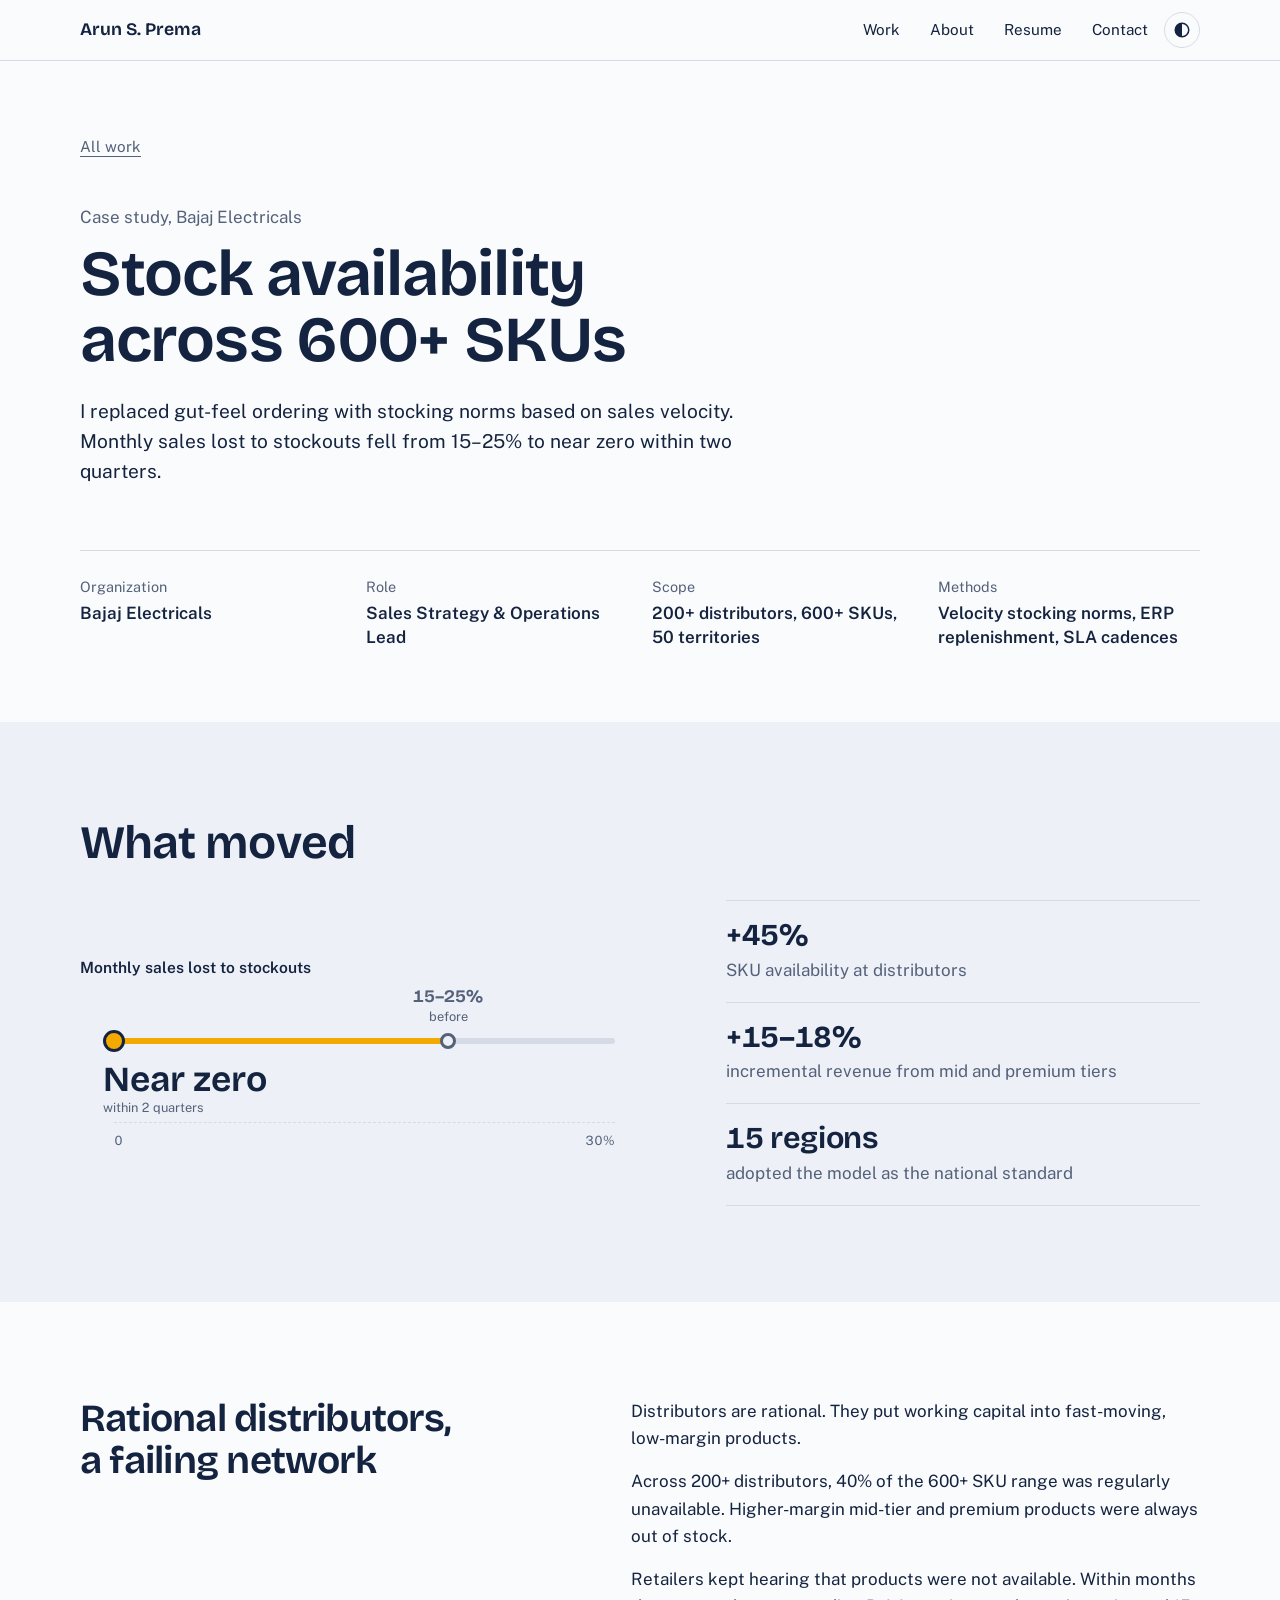
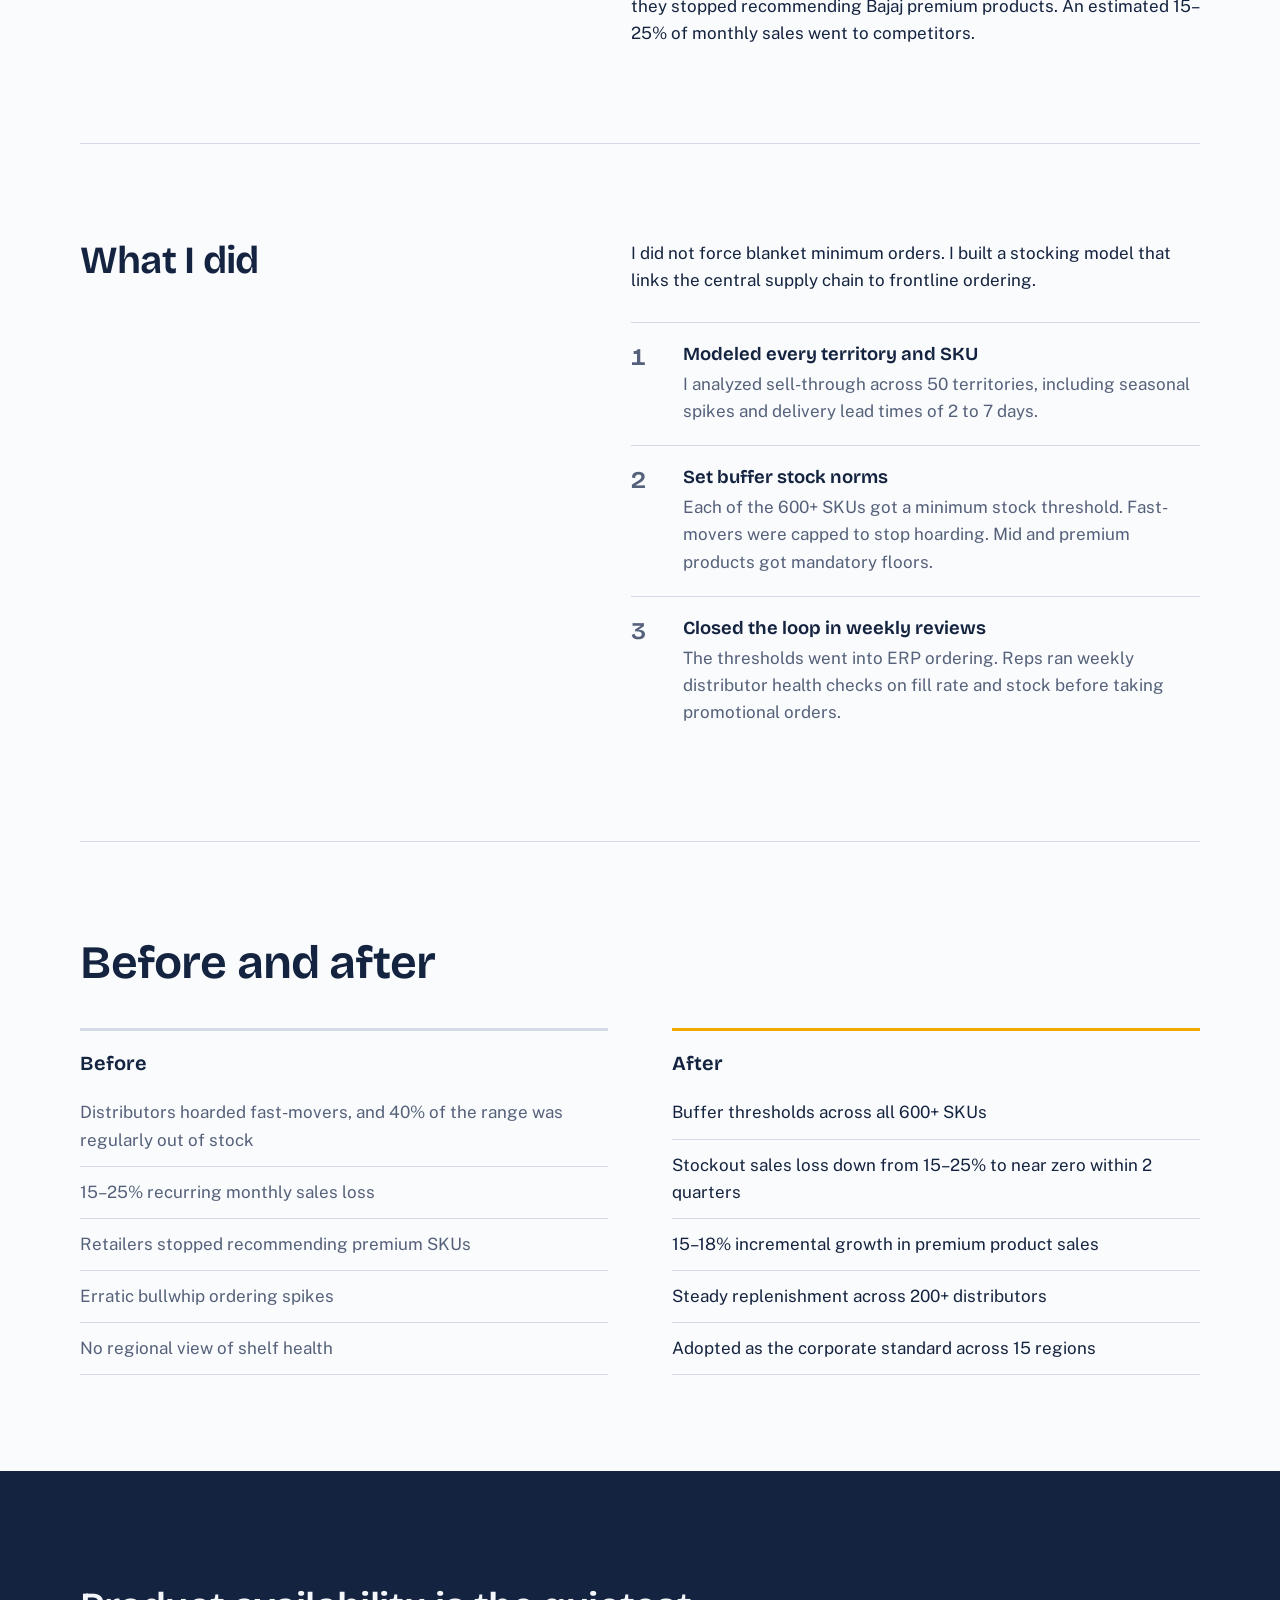
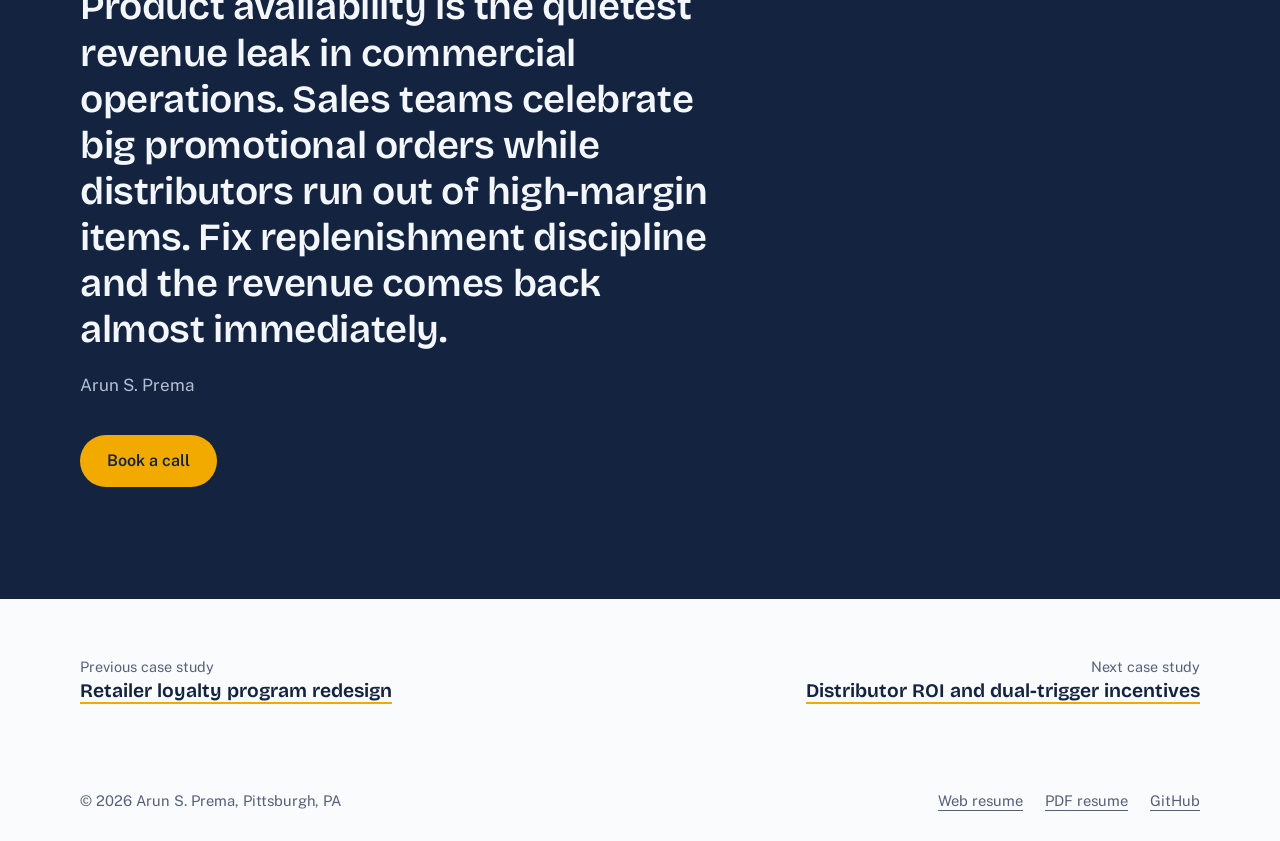
<file: case-studies/stock-availability-planning.html>
<!DOCTYPE html>
<html lang="en">
<head>
  <meta charset="UTF-8">
  <meta name="viewport" content="width=device-width, initial-scale=1.0">
  <title>Stock availability across 600+ SKUs — Case study | Arun S. Prema</title>
  <meta name="description" content="How Arun S. Prema cut monthly sales lost to stockouts from 15–25% to near zero across 600+ SKUs and 200+ distributors at Bajaj Electricals with velocity-based stocking norms.">
  <meta name="author" content="Arun S. Prema">
  <link rel="canonical" href="https://arunshanmugamprema.github.io/case-studies/stock-availability-planning.html">
  <meta name="color-scheme" content="light dark">

  <meta property="og:type" content="article">
  <meta property="og:title" content="Stock availability across 600+ SKUs — Arun S. Prema">
  <meta property="og:description" content="How Arun S. Prema cut monthly sales lost to stockouts from 15–25% to near zero across 600+ SKUs and 200+ distributors at Bajaj Electricals with velocity-based stocking norms.">
  <meta property="og:url" content="https://arunshanmugamprema.github.io/case-studies/stock-availability-planning.html">
  <meta property="og:image" content="https://arunshanmugamprema.github.io/assets/images/og-preview-navy.png">
  <meta name="twitter:card" content="summary_large_image">

  <link rel="icon" type="image/svg+xml" href="../assets/images/favicon-navy.svg">
  <link rel="preload" href="../assets/fonts/bricolage-grotesque-latin-wght-normal.woff2" as="font" type="font/woff2" crossorigin>
  <link rel="preload" href="../assets/fonts/public-sans-latin-wght-normal.woff2" as="font" type="font/woff2" crossorigin>
  <link rel="stylesheet" href="../assets/css/site.css?v=navy">
  <link rel="stylesheet" href="../assets/css/case-study.css?v=navy">

  <script>
    /* Apply a saved colour theme before first paint */
    try { var t = localStorage.getItem('theme'); if (t === 'light' || t === 'dark') document.documentElement.dataset.theme = t; } catch (e) {}
  </script>
</head>
<body>
  <a class="skip-link" href="#main">Skip to content</a>

  <header class="site-header">
    <div class="wrap header-row">
      <a class="brand" href="../">Arun S. Prema</a>
      <nav class="site-nav" aria-label="Main">
        <a href="../#work">Work</a>
        <a href="../#about">About</a>
        <a href="../resume/">Resume</a>
        <a class="nav-cta" href="../#contact">Contact</a>
      </nav>
      <button class="theme-toggle" type="button" aria-label="Switch colour theme">
        <svg viewBox="0 0 24 24" width="18" height="18" aria-hidden="true"><path d="M12 3a9 9 0 1 0 0 18V3z" fill="currentColor"/><circle cx="12" cy="12" r="9" fill="none" stroke="currentColor" stroke-width="2"/></svg>
      </button>
    </div>
  </header>

  <main id="main">
    <article>
      <header class="cs-hero wrap">
        <a class="cs-back" href="../#work">All work</a>
        <p class="cs-where">Case study, Bajaj Electricals</p>
        <h1>Stock availability across 600+ SKUs</h1>
        <p class="cs-lede">I replaced gut-feel ordering with stocking norms based on sales velocity. Monthly sales lost to stockouts fell from 15–25% to near zero within two quarters.</p>
        <dl class="cs-facts"><div><dt>Organization</dt><dd>Bajaj Electricals</dd></div><div><dt>Role</dt><dd>Sales Strategy &amp; Operations Lead</dd></div><div><dt>Scope</dt><dd>200+ distributors, 600+ SKUs, 50 territories</dd></div><div><dt>Methods</dt><dd>Velocity stocking norms, ERP replenishment, SLA cadences</dd></div></dl>
      </header>

      <section class="cs-results">
        <div class="wrap">
          <h2>What moved</h2>
          <div class="cs-results-grid">
            <figure class="shift" style="--from:66.67%; --to:0%; --lo:0%; --span:66.67%" data-dir="down">
              <figcaption>Monthly sales lost to stockouts</figcaption>
              <div class="shift-track" role="img" aria-label="Monthly sales lost to stockouts went from 15 to 25 percent down to near zero within 2 quarters">
                <span class="shift-bar"></span>
                <span class="shift-from"></span>
                <span class="shift-to"></span>
                <span class="shift-label is-from">15–25%<small>before</small></span>
                <span class="shift-label is-to at-start">Near zero<small>within 2 quarters</small></span>
              </div>
              <div class="shift-axis" aria-hidden="true"><span>0</span><span>30%</span></div>
            </figure>
            <dl class="cs-numbers"><div><dt>+45%</dt><dd>SKU availability at distributors</dd></div><div><dt>+15–18%</dt><dd>incremental revenue from mid and premium tiers</dd></div><div><dt>15 regions</dt><dd>adopted the model as the national standard</dd></div></dl>
          </div>
        </div>
      </section>

      <section class="cs-section wrap">
        <h2>Rational distributors, a failing network</h2>
        <div class="cs-body">
          <p>Distributors are rational. They put working capital into fast-moving, low-margin products.</p>
          <p>Across 200+ distributors, 40% of the 600+ SKU range was regularly unavailable. Higher-margin mid-tier and premium products were always out of stock.</p>
          <p>Retailers kept hearing that products were not available. Within months they stopped recommending Bajaj premium products. An estimated 15–25% of monthly sales went to competitors.</p>
        </div>
      </section>

      <section class="cs-section wrap">
        <h2>What I did</h2>
        <div class="cs-body">
          <p>I did not force blanket minimum orders. I built a stocking model that links the central supply chain to frontline ordering.</p>
          <ol class="cs-steps">
            <li><strong>Modeled every territory and SKU</strong><p>I analyzed sell-through across 50 territories, including seasonal spikes and delivery lead times of 2 to 7 days.</p></li>
            <li><strong>Set buffer stock norms</strong><p>Each of the 600+ SKUs got a minimum stock threshold. Fast-movers were capped to stop hoarding. Mid and premium products got mandatory floors.</p></li>
            <li><strong>Closed the loop in weekly reviews</strong><p>The thresholds went into ERP ordering. Reps ran weekly distributor health checks on fill rate and stock before taking promotional orders.</p></li>
          </ol>
        </div>
      </section>

      <section class="cs-compare wrap">
        <h2>Before and after</h2>
        <div class="cs-compare-grid">
          <div class="is-before"><h3>Before</h3><ul><li>Distributors hoarded fast-movers, and 40% of the range was regularly out of stock</li><li>15–25% recurring monthly sales loss</li><li>Retailers stopped recommending premium SKUs</li><li>Erratic bullwhip ordering spikes</li><li>No regional view of shelf health</li></ul></div>
          <div class="is-after"><h3>After</h3><ul><li>Buffer thresholds across all 600+ SKUs</li><li>Stockout sales loss down from 15–25% to near zero within 2 quarters</li><li>15–18% incremental growth in premium product sales</li><li>Steady replenishment across 200+ distributors</li><li>Adopted as the corporate standard across 15 regions</li></ul></div>
        </div>
      </section>

      <section class="cs-takeaway">
        <div class="wrap">
          <blockquote>
            <p>Product availability is the quietest revenue leak in commercial operations. Sales teams celebrate big promotional orders while distributors run out of high-margin items. Fix replenishment discipline and the revenue comes back almost immediately.</p>
            <footer>Arun S. Prema</footer>
          </blockquote>
          <a class="btn btn-primary" href="https://calendly.com/arunshanmugamprema/30min" target="_blank" rel="noopener">Book a call</a>
        </div>
      </section>
    </article>

    <nav class="cs-pager wrap" aria-label="More case studies">
      <a href="loyalty-program-redesign.html" rel="prev"><small>Previous case study</small><span>Retailer loyalty program redesign</span></a>
      <a href="distributor-roi-optimization.html" rel="next"><small>Next case study</small><span>Distributor ROI and dual-trigger incentives</span></a>
    </nav>
  </main>

  <footer class="site-footer">
    <div class="wrap footer-row">
      <p>© 2026 Arun S. Prema, Pittsburgh, PA</p>
      <nav aria-label="Footer">
        <a href="../resume/">Web resume</a>
        <a href="../Resume_Arun_S_Prema.pdf">PDF resume</a>
        <a href="https://github.com/arunshanmugamprema" target="_blank" rel="noopener">GitHub</a>
      </nav>
    </div>
  </footer>

  <script src="../assets/js/site.js?v=navy" defer></script>
  <script data-goatcounter="https://arunsprema.goatcounter.com/count" async src="https://gc.zgo.at/count.js"></script>
</body>
</html>
</file>
<file: assets/css/site.css>
/* Shared site styles for the home page and case studies. The resume page still uses main.css. */

@font-face {
  font-family: "Bricolage Grotesque";
  src: url("../fonts/bricolage-grotesque-latin-wght-normal.woff2") format("woff2");
  font-weight: 200 800;
  font-display: swap;
}
@font-face {
  font-family: "Public Sans";
  src: url("../fonts/public-sans-latin-wght-normal.woff2") format("woff2");
  font-weight: 100 900;
  font-display: swap;
}

/* ── Tokens ── */
:root {
  --paper: #fafbfd;
  --surface: #edf1f7;
  --ink: #14233f;
  --muted: #55617a;
  --line: #d5dbe6;
  --mark: #f2a900;          /* amber: the "after" colour */
  --btn-bg: #14233f;
  --btn-ink: #fafbfd;
  --band-bg: #14233f;
  --band-ink: #f3f6fb;
  --band-muted: #b4bfd3;

  --display: "Bricolage Grotesque", "Public Sans", system-ui, sans-serif;
  --body: "Public Sans", system-ui, -apple-system, "Segoe UI", sans-serif;

  --wrap: 1120px;
  --gutter: clamp(20px, 5vw, 48px);
  --section: clamp(72px, 10vw, 128px);
}

@media (prefers-color-scheme: dark) {
  :root:not([data-theme="light"]) {
    --paper: #0d1626;
    --surface: #131f35;
    --ink: #e8edf5;
    --muted: #a3aec2;
    --line: #26344e;
    --btn-bg: #f2a900;
    --btn-ink: #14233f;
    --band-bg: #131f35;
    --band-ink: #e8edf5;
    --band-muted: #a3aec2;
  }
}
:root[data-theme="dark"] {
  --paper: #0d1626;
  --surface: #131f35;
  --ink: #e8edf5;
  --muted: #a3aec2;
  --line: #26344e;
  --btn-bg: #f2a900;
  --btn-ink: #14233f;
  --band-bg: #131f35;
  --band-ink: #e8edf5;
  --band-muted: #a3aec2;
}

/* ── Base ── */
*, *::before, *::after { box-sizing: border-box; }
html { scroll-behavior: smooth; scroll-padding-top: 72px; -webkit-text-size-adjust: 100%; }
@media (prefers-reduced-motion: reduce) { html { scroll-behavior: auto; } }

body {
  margin: 0;
  background: var(--paper);
  color: var(--ink);
  font-family: var(--body);
  font-size: 1.0625rem;
  line-height: 1.6;
  -webkit-font-smoothing: antialiased;
}
h1, h2, h3, p, ul, ol, dl, dd, figure { margin: 0; }
ul, ol { padding: 0; list-style: none; }
img { display: block; max-width: 100%; height: auto; }
a { color: inherit; }
:focus-visible { outline: 3px solid var(--mark); outline-offset: 3px; border-radius: 4px; }

.wrap { width: 100%; max-width: calc(var(--wrap) + 2 * var(--gutter)); margin-inline: auto; padding-inline: var(--gutter); }

.skip-link { position: absolute; left: 12px; top: -60px; background: var(--btn-bg); color: var(--btn-ink); padding: 10px 14px; border-radius: 8px; z-index: 20; }
.skip-link:focus { top: 12px; }

h1, h2 { font-family: var(--display); font-weight: 650; letter-spacing: -0.02em; text-wrap: balance; }
h2 { font-size: clamp(1.9rem, 4vw, 2.9rem); line-height: 1.08; }

/* ── Header ── */
.site-header { position: sticky; top: 0; z-index: 10; background: color-mix(in srgb, var(--paper) 88%, transparent); backdrop-filter: blur(10px); border-bottom: 1px solid var(--line); }
.header-row { display: flex; align-items: center; gap: 16px; min-height: 60px; }
.brand { font-family: var(--display); font-weight: 650; font-size: 1.1rem; text-decoration: none; margin-right: auto; white-space: nowrap; }
.site-nav { display: flex; align-items: center; gap: clamp(14px, 3vw, 30px); font-size: 0.95rem; }
.site-nav a { text-decoration: none; padding: 6px 0; }
.site-nav a:hover { text-decoration: underline; text-underline-offset: 5px; }
.theme-toggle { display: grid; place-items: center; width: 36px; height: 36px; border: 1px solid var(--line); border-radius: 50%; background: none; color: var(--ink); cursor: pointer; }
.theme-toggle:hover { border-color: var(--ink); }

/* ── Buttons ── */
.btn { display: inline-flex; align-items: center; justify-content: center; min-height: 52px; padding: 0 26px; border-radius: 999px; font-weight: 600; font-size: 1rem; text-decoration: none; border: 1.5px solid transparent; transition: transform 120ms ease; }
.btn:active { transform: translateY(1px); }
.btn-primary { background: var(--btn-bg); color: var(--btn-ink); }
.btn-primary:hover { box-shadow: 0 0 0 4px color-mix(in srgb, var(--mark) 45%, transparent); }
.btn-quiet { border-color: currentColor; }
.btn-quiet:hover { background: color-mix(in srgb, currentColor 9%, transparent); }

/* ── Hero ── */
.hero { display: grid; grid-template-columns: minmax(0, 1fr) 300px; column-gap: clamp(32px, 6vw, 88px); align-items: end; padding-top: clamp(48px, 8vw, 104px); padding-bottom: clamp(56px, 8vw, 96px); }
.hero h1 { font-size: clamp(2.6rem, 6.4vw, 5.25rem); line-height: 1; max-width: 13ch; }
.hero-lede { margin-top: 28px; max-width: 58ch; font-size: clamp(1.08rem, 1.5vw, 1.25rem); line-height: 1.55; }
.hero-actions { display: flex; flex-wrap: wrap; gap: 12px; margin-top: 32px; }
.hero-note { margin-top: 18px; color: var(--muted); font-size: 0.95rem; }
.hero-photo img { width: 100%; aspect-ratio: 4 / 5; object-fit: cover; border-radius: 6px 6px 120px 6px; }

.hero-facts { grid-column: 1 / -1; display: grid; grid-template-columns: repeat(4, minmax(0, 1fr)); gap: 24px; margin-top: clamp(48px, 7vw, 80px); padding-top: 24px; border-top: 1px solid var(--line); }
.hero-facts dt { font-family: var(--display); font-weight: 650; font-size: 1.6rem; line-height: 1.1; letter-spacing: -0.01em; }
.hero-facts dd { margin-top: 4px; color: var(--muted); font-size: 0.95rem; line-height: 1.4; max-width: 22ch; }

/* ── Work ── */
.work { background: var(--surface); padding-block: var(--section); }
.section-lede { margin-top: 14px; color: var(--muted); max-width: 60ch; }

.case { display: grid; grid-template-columns: minmax(0, 5fr) minmax(0, 6fr); gap: clamp(28px, 6vw, 88px); align-items: center; padding-block: clamp(36px, 5vw, 56px); border-bottom: 1px solid var(--line); }
.case:first-of-type { margin-top: clamp(24px, 4vw, 40px); border-top: 1px solid var(--line); }
.case-where { color: var(--muted); font-size: 0.92rem; }
.case h3 { margin-top: 8px; font-family: var(--display); font-weight: 650; font-size: clamp(1.4rem, 2.4vw, 1.8rem); line-height: 1.15; letter-spacing: -0.01em; }
.case h3 a { text-decoration: underline; text-decoration-color: var(--mark); text-decoration-thickness: 3px; text-underline-offset: 6px; }
.case h3 a:hover { text-decoration-color: currentColor; }
.case-text > p:not(.case-where) { margin-top: 14px; max-width: 52ch; }
.case-text > .case-also { color: var(--muted); font-size: 0.97rem; }

/* The before → after line */
.shift figcaption { font-weight: 600; font-size: 0.97rem; }
.shift-track { position: relative; height: 6px; margin: 58px 34px 78px; background: var(--line); border-radius: 3px; }
.shift-bar { position: absolute; top: 0; bottom: 0; left: var(--lo); width: var(--span); background: var(--mark); border-radius: 3px; transform-origin: left center; }
.shift[data-dir="down"] .shift-bar { transform-origin: right center; }
.shift-from, .shift-to { position: absolute; top: 50%; border-radius: 50%; transform: translate(-50%, -50%); }
.shift-from { left: var(--from); width: 16px; height: 16px; background: var(--shift-bg, var(--surface)); border: 3px solid var(--muted); }
.shift-to { left: var(--to); width: 22px; height: 22px; background: var(--mark); border: 3px solid var(--ink); }
.shift-label { position: absolute; transform: translateX(-50%); white-space: nowrap; text-align: center; font-family: var(--display); font-weight: 650; line-height: 1; font-variant-numeric: tabular-nums; }
.shift-label small { display: block; margin-top: 5px; font-family: var(--body); font-weight: 400; font-size: 0.8rem; color: var(--muted); }
.shift-label.is-from { left: var(--from); bottom: 20px; font-size: 1.1rem; color: var(--muted); }
.shift-label.is-to { left: var(--to); top: 24px; font-size: clamp(1.7rem, 3vw, 2.2rem); }
.shift-label.at-start { transform: translateX(-11px); text-align: left; }
.shift-label.at-end { transform: translateX(calc(-100% + 11px)); text-align: right; }
.shift-axis { display: flex; justify-content: space-between; margin-inline: 34px; padding-top: 8px; border-top: 1px dashed var(--line); color: var(--muted); font-size: 0.8rem; font-variant-numeric: tabular-nums; }

/* One reveal: the line draws from "before" to "after" */
.can-animate .shift .shift-bar { transition: transform 900ms cubic-bezier(.2, .7, .2, 1); }
.can-animate .shift .shift-to { transition: left 900ms cubic-bezier(.2, .7, .2, 1); }
.can-animate .shift .shift-label.is-to { transition: left 900ms cubic-bezier(.2, .7, .2, 1), opacity 400ms ease 500ms; }
.can-animate .shift:not(.is-in) .shift-bar { transform: scaleX(0); }
.can-animate .shift:not(.is-in) .shift-to { left: var(--from); }
.can-animate .shift:not(.is-in) .shift-label.is-to { left: var(--from); opacity: 0; }

.more-title { margin-top: clamp(40px, 6vw, 64px); font-family: var(--display); font-weight: 650; font-size: 1.25rem; }
.more-list { margin-top: 12px; }
.more-list a { display: grid; grid-template-columns: minmax(0, 5fr) minmax(0, 6fr); gap: 8px clamp(28px, 6vw, 88px); padding-block: 18px; border-bottom: 1px solid var(--line); text-decoration: none; }
.more-name { font-weight: 600; text-decoration: underline; text-decoration-color: var(--mark); text-decoration-thickness: 2px; text-underline-offset: 5px; }
.more-list a:hover .more-name { text-decoration-color: currentColor; }
.more-result { color: var(--muted); }

/* ── About ── */
.about { display: grid; grid-template-columns: minmax(0, 5fr) minmax(0, 6fr); gap: clamp(36px, 6vw, 88px); padding-block: var(--section); }
.about-text p { margin-top: 20px; max-width: 54ch; }
.about-text .about-edu { color: var(--muted); font-size: 0.97rem; }

.timeline li { display: grid; grid-template-columns: 108px minmax(0, 1fr); gap: 20px; padding-block: 22px; border-top: 1px solid var(--line); }
.timeline li:last-child { border-bottom: 1px solid var(--line); }
.timeline .when { color: var(--muted); font-size: 0.95rem; font-variant-numeric: tabular-nums; padding-top: 2px; }
.timeline strong { display: block; font-family: var(--display); font-weight: 650; font-size: 1.15rem; line-height: 1.25; }
.timeline .role { display: block; margin-top: 2px; }
.timeline p { margin-top: 6px; color: var(--muted); font-size: 0.97rem; }

/* ── Capabilities ── */
.skills { padding-bottom: var(--section); }
.skills-grid { display: grid; grid-template-columns: repeat(3, minmax(0, 1fr)); gap: clamp(24px, 4vw, 48px); margin-top: clamp(28px, 4vw, 44px); }
.skills-grid > div { padding-top: 18px; border-top: 3px solid var(--ink); }
.skills-grid h3 { font-family: var(--display); font-weight: 650; font-size: 1.15rem; line-height: 1.25; }
.skills-grid p { margin-top: 10px; color: var(--muted); }

/* ── Contact ── */
.contact { background: var(--band-bg); color: var(--band-ink); padding-block: var(--section); }
.contact h2 { max-width: 20ch; font-size: clamp(2.2rem, 5.4vw, 4rem); line-height: 1.02; }
.contact-lede { margin-top: 22px; max-width: 56ch; color: var(--band-muted); font-size: 1.1rem; }
.contact-actions { display: flex; flex-wrap: wrap; gap: 12px; margin-top: 32px; }
.contact .btn-primary { background: var(--mark); color: #14233f; }
.contact-mail { margin-top: 20px; color: var(--band-muted); font-size: 0.95rem; user-select: all; }

/* ── Footer ── */
.site-footer { padding-block: 28px; font-size: 0.92rem; color: var(--muted); }
.footer-row { display: flex; flex-wrap: wrap; justify-content: space-between; gap: 12px 32px; }
.site-footer nav { display: flex; flex-wrap: wrap; gap: 8px 22px; }
.site-footer a { text-underline-offset: 4px; }
.site-footer a:hover { color: var(--ink); }

/* ── Small screens ── */
@media (max-width: 860px) {
  .case, .about, .more-list a { grid-template-columns: minmax(0, 1fr); }
  .skills-grid { grid-template-columns: minmax(0, 1fr); }
  .hero-facts { grid-template-columns: repeat(2, minmax(0, 1fr)); }
}
@media (max-width: 760px) {
  .hero { grid-template-columns: minmax(0, 1fr); }
  .hero-photo { order: -1; width: 132px; margin-bottom: 28px; }
  .hero-photo img { border-radius: 4px 4px 52px 4px; }
  .nav-cta { display: none; }
  .shift-track { margin-inline: 30px; }
  .shift-axis { margin-inline: 30px; }
  .timeline li { grid-template-columns: minmax(0, 1fr); gap: 4px; }
}
@media (max-width: 420px) {
  .btn { width: 100%; }
  .site-nav { gap: 14px; font-size: 0.9rem; }
}
.site-nav a[aria-current="page"] { text-decoration: underline; text-decoration-color: var(--mark); text-decoration-thickness: 2px; text-underline-offset: 5px; }
</file>
<file: assets/css/resume.css>
/* Resume page. Loaded after site.css. The resume wording lives in resume/index.html. */

.resume-wrap { max-width: calc(880px + 2 * var(--gutter)); margin-inline: auto; padding: clamp(28px, 5vw, 56px) var(--gutter) clamp(56px, 8vw, 96px); }

.resume-actions { display: flex; flex-wrap: wrap; align-items: center; justify-content: space-between; gap: 14px; margin-bottom: clamp(28px, 5vw, 48px); }
.resume-actions .cs-back { color: var(--muted); font-size: 0.95rem; text-underline-offset: 4px; }
.resume-actions .cs-back:hover { color: var(--ink); }
.resume-actions-buttons { display: flex; flex-wrap: wrap; gap: 10px; }
.resume-actions .btn { min-height: 46px; padding: 0 22px; font-size: 0.95rem; font-family: inherit; cursor: pointer; background: none; color: inherit; }
.resume-actions .btn-primary { background: var(--btn-bg); color: var(--btn-ink); }

.resume-paper { font-size: 1rem; line-height: 1.55; }

.r-header { display: flex; align-items: flex-start; justify-content: space-between; gap: 28px; padding-bottom: 28px; border-bottom: 3px solid var(--ink); }
.r-name { font-size: clamp(2.2rem, 5vw, 3.4rem); line-height: 1.03; }
.r-headline { margin-top: 12px; font-weight: 600; }
.r-contact-line { display: flex; flex-wrap: wrap; gap: 4px 20px; margin-top: 12px; color: var(--muted); font-size: 0.95rem; }
.r-contact-line a { text-underline-offset: 4px; }
.r-header-photo { flex: none; width: 104px; }
.r-photo-img { width: 100%; aspect-ratio: 4 / 5; object-fit: cover; border-radius: 4px 4px 40px 4px; }

.r-section { margin-top: clamp(32px, 5vw, 48px); margin-bottom: 0 !important; }
.r-sec-title { font-size: 1.35rem; line-height: 1.2; letter-spacing: -0.01em; padding-bottom: 10px; border-bottom: 1px solid var(--line); margin-bottom: 18px; }
.r-prose { max-width: 78ch; }

.r-competencies-grid { display: grid; grid-template-columns: repeat(3, minmax(0, 1fr)); gap: 0 28px; }
.r-comp-item { padding-block: 9px; border-bottom: 1px solid var(--line); font-size: 0.97rem; }

.r-role-item { margin-bottom: 30px; }
.r-role-item:last-child { margin-bottom: 0; }
.r-role-header { display: flex; align-items: baseline; justify-content: space-between; gap: 6px 24px; }
.r-role-title { font-family: var(--display); font-weight: 650; font-size: 1.15rem; line-height: 1.3; }
.r-role-period { flex: none; color: var(--muted); font-size: 0.95rem; font-variant-numeric: tabular-nums; text-align: right; }
.r-role-meta { margin-top: 4px; color: var(--muted); font-size: 0.95rem; }
.r-project-subhead { margin-top: 18px; font-weight: 600; padding-left: 12px; border-left: 3px solid var(--mark); line-height: 1.35; }
.r-bullets { margin-top: 8px; padding-left: 20px; list-style: disc; }
.r-bullets li { margin-top: 6px; max-width: 80ch; }
.r-bullets li::marker { color: var(--muted); }
.r-skills-list > div { padding-block: 9px; border-bottom: 1px solid var(--line); }

@media (max-width: 760px) {
  .r-competencies-grid { grid-template-columns: repeat(2, minmax(0, 1fr)); }
  .r-role-header { flex-direction: column; }
  .r-role-period { text-align: left; }
  .r-header { flex-direction: column-reverse; gap: 18px; }
  .r-header-photo { width: 76px; }
}
@media (max-width: 460px) {
  .r-competencies-grid { grid-template-columns: minmax(0, 1fr); }
  .resume-actions-buttons, .resume-actions .btn { width: 100%; }
}

/* Print: plain black on white, document only, desktop layout */
@media print {
  :root, :root[data-theme="dark"] { --paper: #fff; --surface: #fff; --ink: #000; --muted: #333; --line: #bbb; --mark: #000; }
  body { background: #fff; color: #000; font-size: 9.2pt; line-height: 1.34; }
  .site-header, .site-footer, .resume-actions, .skip-link { display: none !important; }
  .resume-wrap { max-width: none; padding: 0; }
  .resume-paper { font-size: 9.2pt; line-height: 1.34; }
  .r-header { flex-direction: row; padding-bottom: 8pt; border-bottom-width: 1.5pt; }
  .r-name { font-size: 22pt; }
  .r-headline, .r-contact-line { margin-top: 5pt; font-size: 9.5pt; }
  .r-header-photo { width: 54pt; }
  .r-section { margin-top: 9pt; }
  .r-sec-title { font-size: 11.5pt; margin-bottom: 6pt; padding-bottom: 3pt; break-after: avoid; }
  .r-competencies-grid { grid-template-columns: repeat(3, minmax(0, 1fr)); }
  .r-comp-item, .r-skills-list > div { padding-block: 3pt; font-size: 9.5pt; }
  .r-role-item { margin-bottom: 7pt; }
  .r-role-header { flex-direction: row; }
  .r-role-title { font-size: 10.5pt; }
  .r-role-period { text-align: right; font-size: 9.5pt; }
  .r-role-meta { font-size: 9.5pt; margin-top: 1pt; }
  .r-project-subhead { margin-top: 7pt; padding-left: 6pt; border-left-width: 1.5pt; }
  .r-bullets { margin-top: 3pt; padding-left: 14pt; }
  .r-bullets li { margin-top: 2pt; max-width: none; break-inside: avoid; }
  .r-prose { max-width: none; }
  a { color: #000; text-decoration: none; }
  @page { margin: 12mm; }
}

/* Resume built from the master file: second headline line, title under employer, compact items */
.r-headline-2 { margin-top: 2px; }
.r-role-sub { margin-top: 2px; font-weight: 600; }
.r-role-item.r-compact { margin-bottom: 14px; }
@media print { .r-role-item.r-compact { margin-bottom: 5pt; } .r-headline-2 { margin-top: 1pt; } }
</file>
<file: assets/css/case-study.css>
/* Case-study pages. Loaded after site.css, which holds tokens, header, buttons and the before/after line. */

/* ── Opening ── */
.cs-hero { padding-top: clamp(36px, 6vw, 72px); padding-bottom: clamp(44px, 6vw, 72px); }
.cs-back { display: inline-block; color: var(--muted); font-size: 0.95rem; text-underline-offset: 4px; }
.cs-back:hover { color: var(--ink); }
.cs-where { margin-top: clamp(28px, 4vw, 44px); color: var(--muted); }
.cs-hero h1 { margin-top: 10px; font-size: clamp(2.2rem, 5.2vw, 4rem); line-height: 1.03; max-width: 18ch; }
.cs-lede { margin-top: 24px; max-width: 60ch; font-size: clamp(1.08rem, 1.5vw, 1.25rem); line-height: 1.55; }

.cs-facts { display: grid; grid-template-columns: repeat(4, minmax(0, 1fr)); gap: 24px; margin-top: clamp(40px, 6vw, 64px); padding-top: 24px; border-top: 1px solid var(--line); }
.cs-facts dt { color: var(--muted); font-size: 0.9rem; }
.cs-facts dd { margin-top: 4px; font-weight: 600; line-height: 1.4; }

/* ── Results band ── */
.cs-results { background: var(--surface); padding-block: clamp(56px, 8vw, 96px); }
.cs-results-grid { display: grid; grid-template-columns: minmax(0, 6fr) minmax(0, 5fr); gap: clamp(36px, 6vw, 88px); align-items: center; margin-top: clamp(20px, 3vw, 32px); }
.cs-numbers > div { padding-block: 18px; border-top: 1px solid var(--line); }
.cs-numbers > div:last-child { border-bottom: 1px solid var(--line); }
.cs-numbers dt { font-family: var(--display); font-weight: 650; font-size: clamp(1.5rem, 2.6vw, 1.9rem); line-height: 1.1; letter-spacing: -0.01em; font-variant-numeric: tabular-nums; }
.cs-numbers dd { margin-top: 4px; color: var(--muted); }

/* ── Story sections: heading left, text right ── */
.cs-section { display: grid; grid-template-columns: minmax(0, 5fr) minmax(0, 6fr); gap: 20px clamp(36px, 6vw, 88px); padding-block: clamp(56px, 8vw, 96px); position: relative; }
.cs-section::after { content: ""; position: absolute; left: var(--gutter); right: var(--gutter); bottom: 0; border-bottom: 1px solid var(--line); }
.cs-section h2 { font-size: clamp(1.7rem, 3.2vw, 2.4rem); max-width: 16ch; }
.cs-body > p + p { margin-top: 16px; }
.cs-body > p { max-width: 58ch; }

.cs-steps { margin-top: 28px; counter-reset: step; }
.cs-steps li { counter-increment: step; display: grid; grid-template-columns: 40px minmax(0, 1fr); gap: 4px 12px; padding-block: 20px; border-top: 1px solid var(--line); }
.cs-steps li::before { content: counter(step); grid-row: 1 / span 2; font-family: var(--display); font-weight: 650; font-size: 1.5rem; line-height: 1.2; color: var(--muted); font-variant-numeric: tabular-nums; }
.cs-steps strong { font-family: var(--display); font-weight: 650; font-size: 1.15rem; line-height: 1.3; }
.cs-steps p { grid-column: 2; color: var(--muted); max-width: 54ch; }

/* ── Before / after lists ── */
.cs-compare { padding-block: clamp(56px, 8vw, 96px); }
.cs-compare-grid { display: grid; grid-template-columns: repeat(2, minmax(0, 1fr)); gap: clamp(28px, 5vw, 64px); margin-top: clamp(24px, 4vw, 40px); }
.cs-compare h3 { padding-top: 16px; border-top: 3px solid var(--line); font-family: var(--display); font-weight: 650; font-size: 1.25rem; }
.cs-compare .is-after h3 { border-top-color: var(--mark); }
.cs-compare ul { margin-top: 8px; }
.cs-compare li { padding-block: 12px; border-bottom: 1px solid var(--line); }
.cs-compare .is-before li { color: var(--muted); }

/* ── Takeaway ── */
.cs-takeaway { background: var(--band-bg); color: var(--band-ink); padding-block: clamp(64px, 9vw, 112px); }
.cs-takeaway blockquote { margin: 0; }
.cs-takeaway p { font-family: var(--display); font-weight: 600; font-size: clamp(1.5rem, 3.2vw, 2.4rem); line-height: 1.2; letter-spacing: -0.01em; max-width: 26ch; text-wrap: balance; }
.cs-takeaway footer { margin-top: 20px; color: var(--band-muted); }
.cs-takeaway .btn { margin-top: 36px; }
.cs-takeaway .btn-primary { background: var(--mark); color: #14233f; }

/* ── Previous / next ── */
.cs-pager { display: grid; grid-template-columns: repeat(2, minmax(0, 1fr)); gap: 20px; padding-block: clamp(36px, 5vw, 56px); }
.cs-pager a { display: block; text-decoration: none; }
.cs-pager a:last-child { text-align: right; }
.cs-pager small { display: block; color: var(--muted); font-size: 0.9rem; }
.cs-pager span { font-family: var(--display); font-weight: 650; font-size: 1.2rem; line-height: 1.3; text-decoration: underline; text-decoration-color: var(--mark); text-decoration-thickness: 2px; text-underline-offset: 5px; }
.cs-pager a:hover span { text-decoration-color: currentColor; }

@media (max-width: 860px) {
  .cs-results-grid, .cs-section, .cs-compare-grid { grid-template-columns: minmax(0, 1fr); }
  .cs-facts { grid-template-columns: repeat(2, minmax(0, 1fr)); }
}
@media (max-width: 520px) {
  .cs-pager { grid-template-columns: minmax(0, 1fr); }
  .cs-pager a:last-child { text-align: left; }
}
</file>
